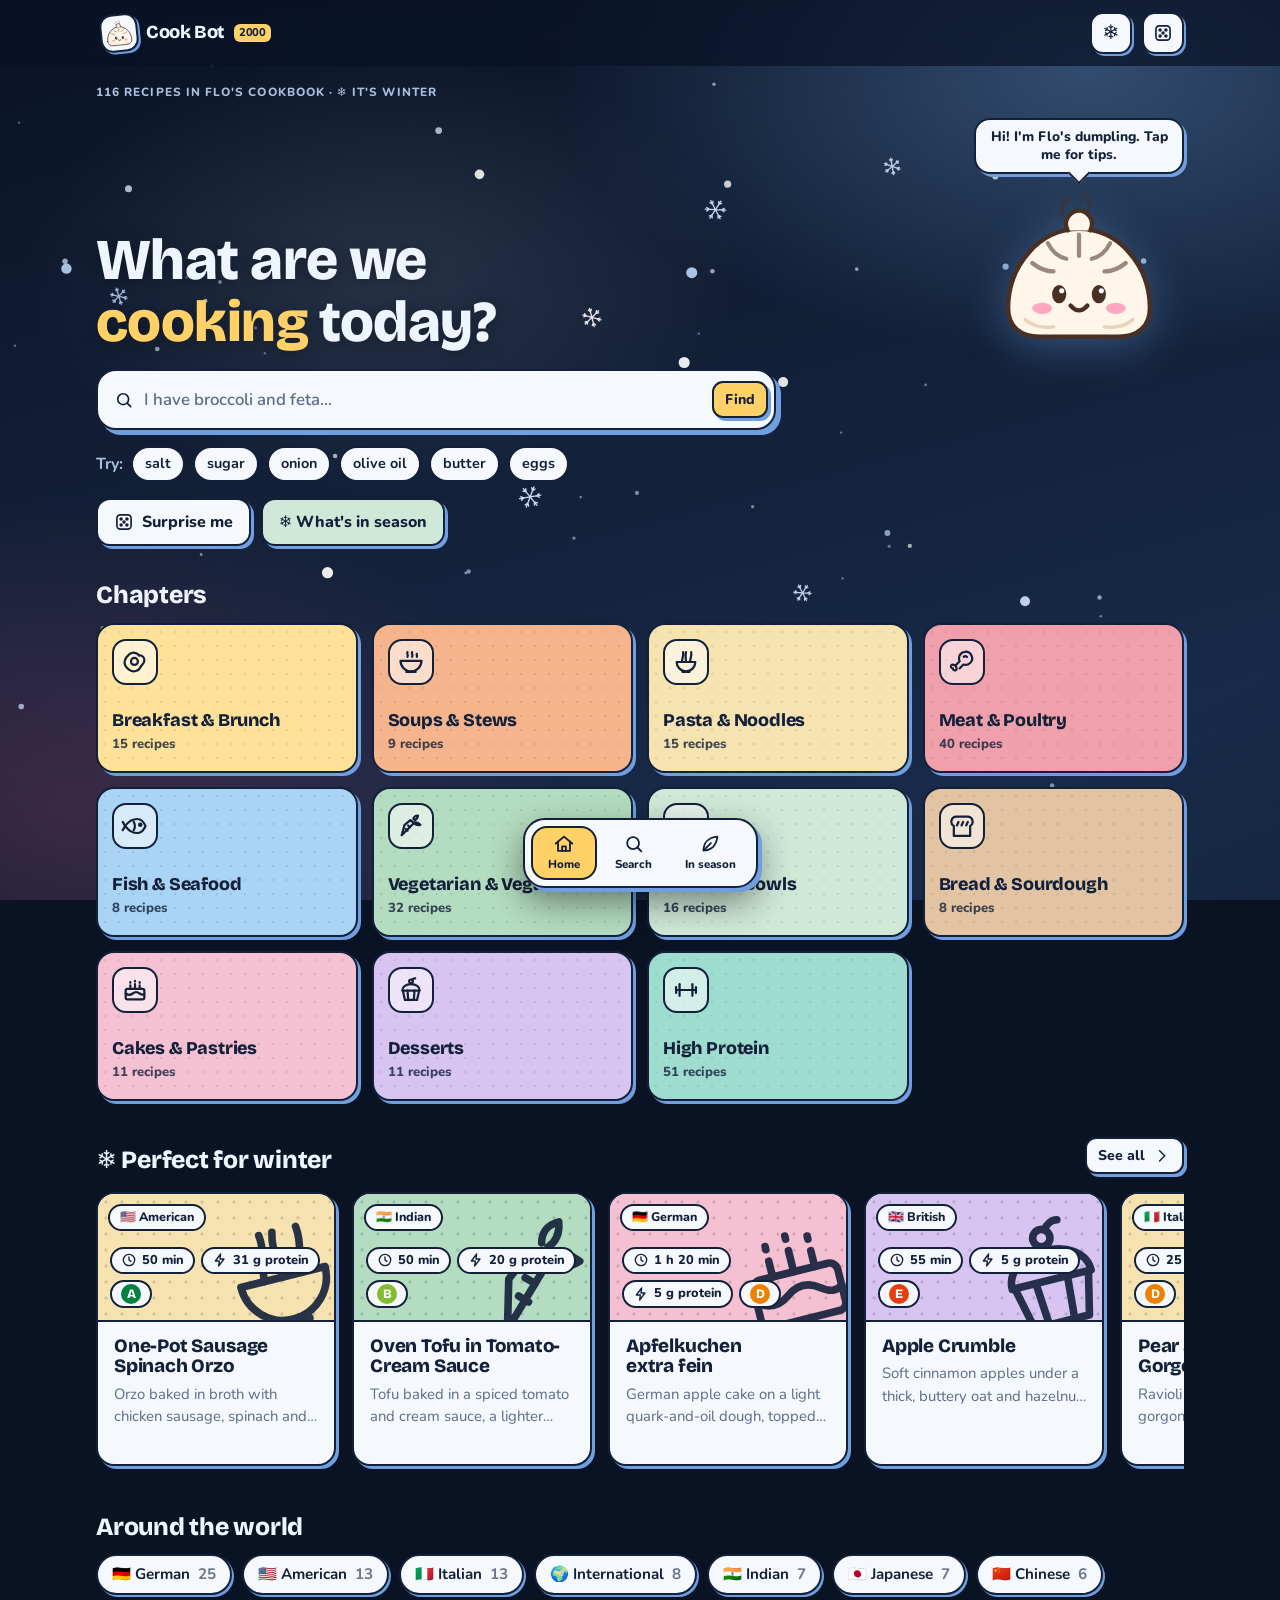
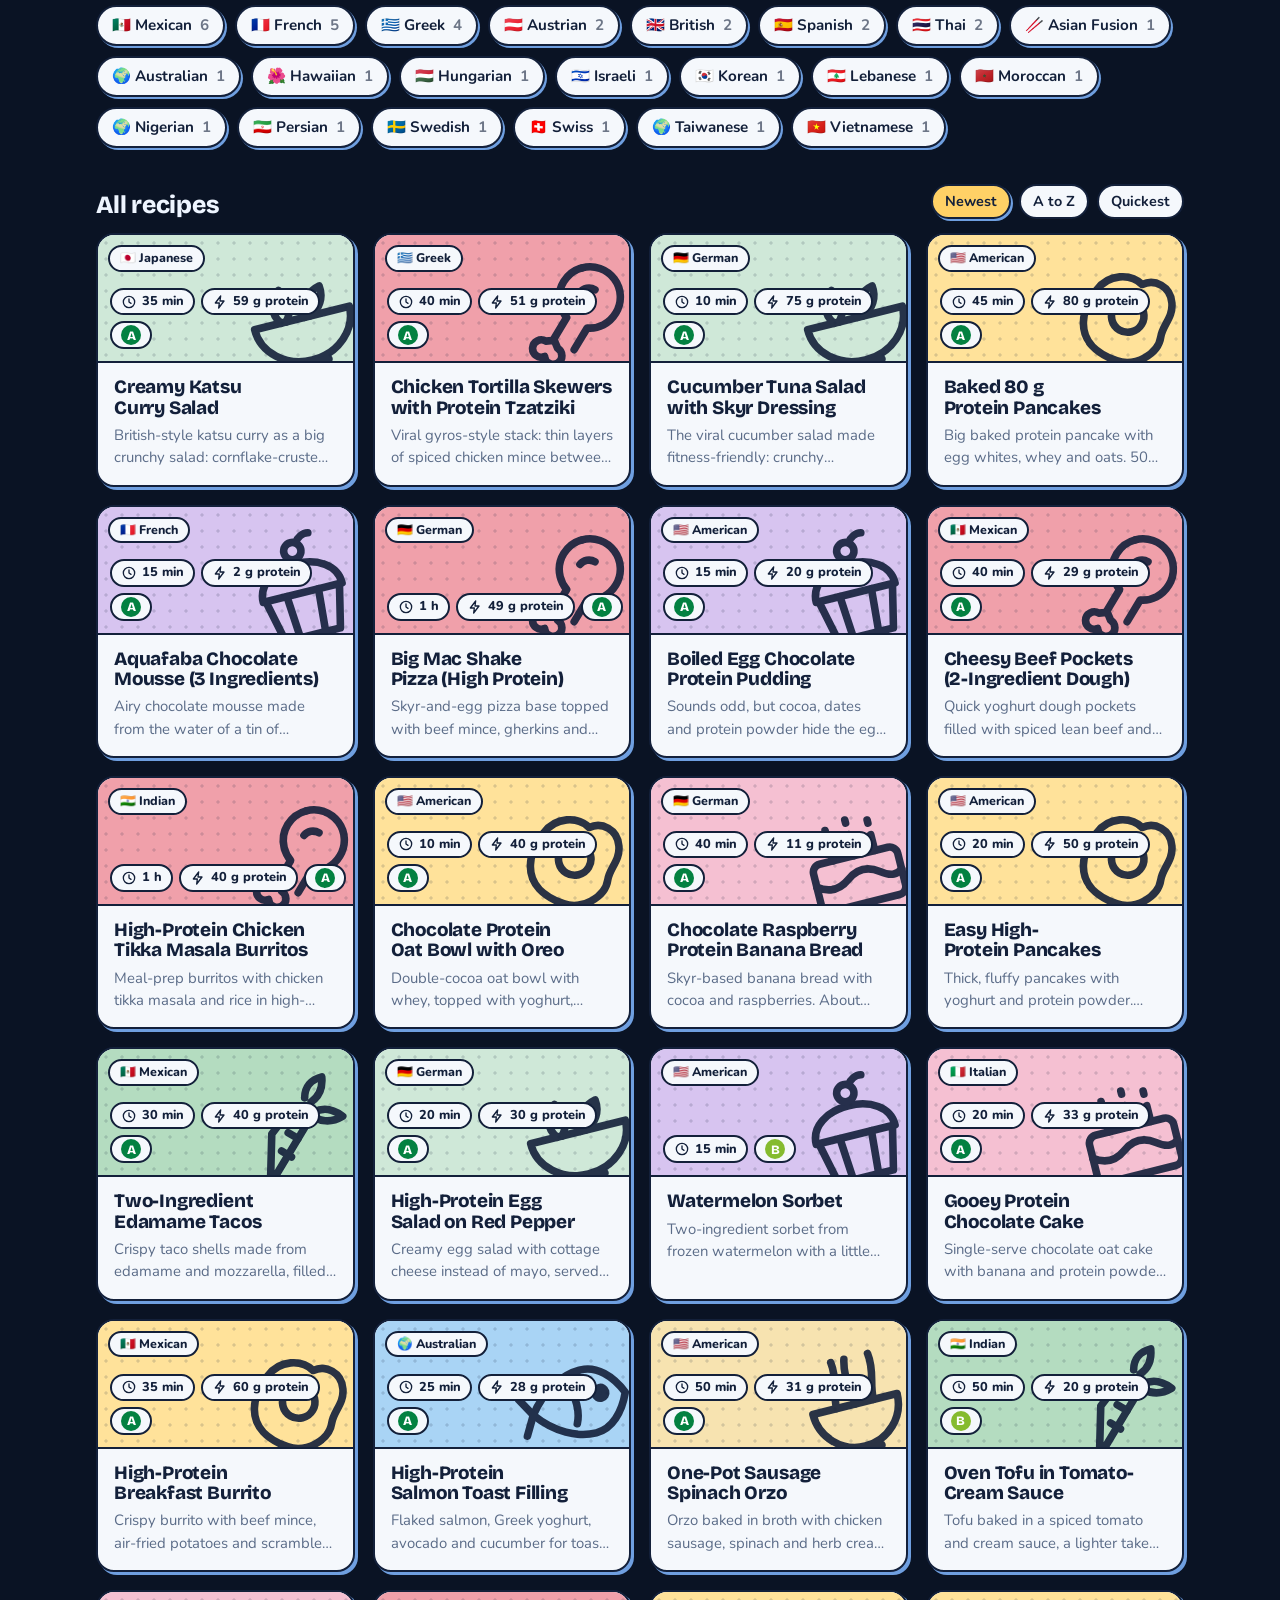
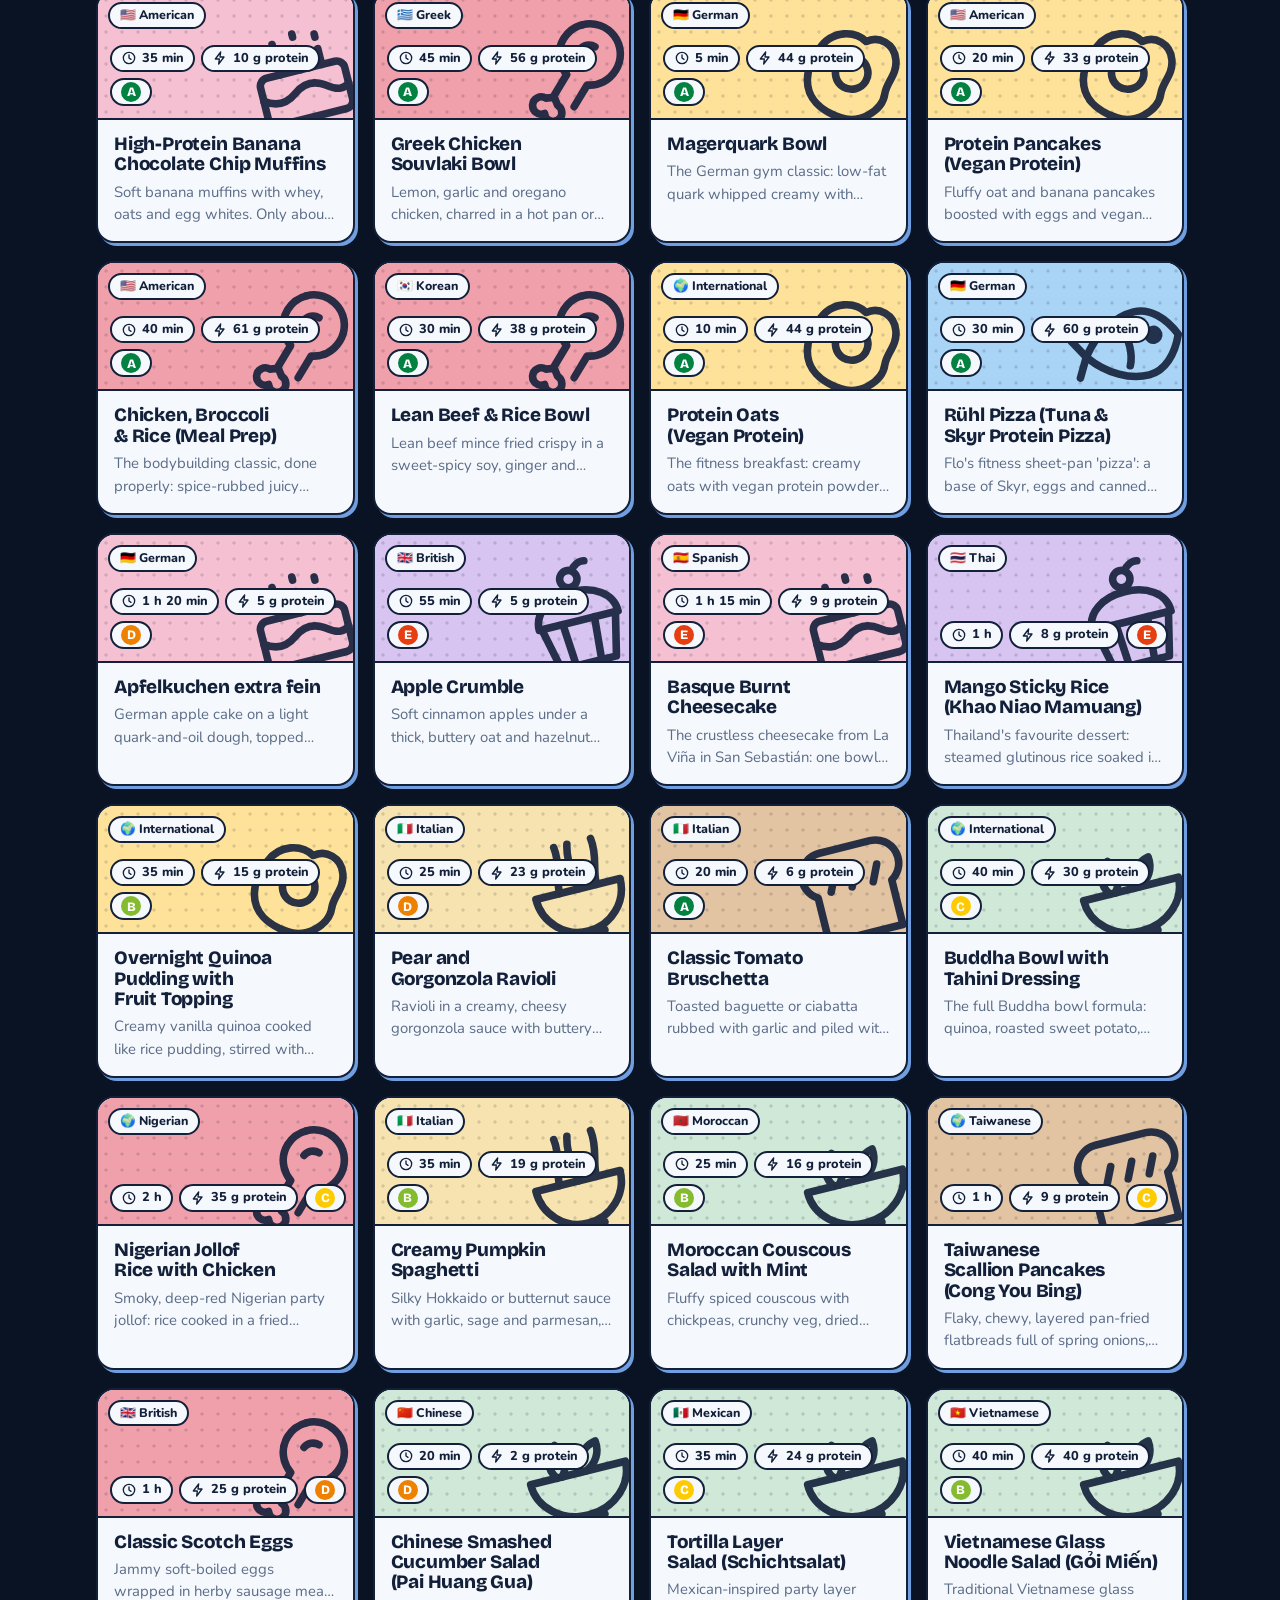
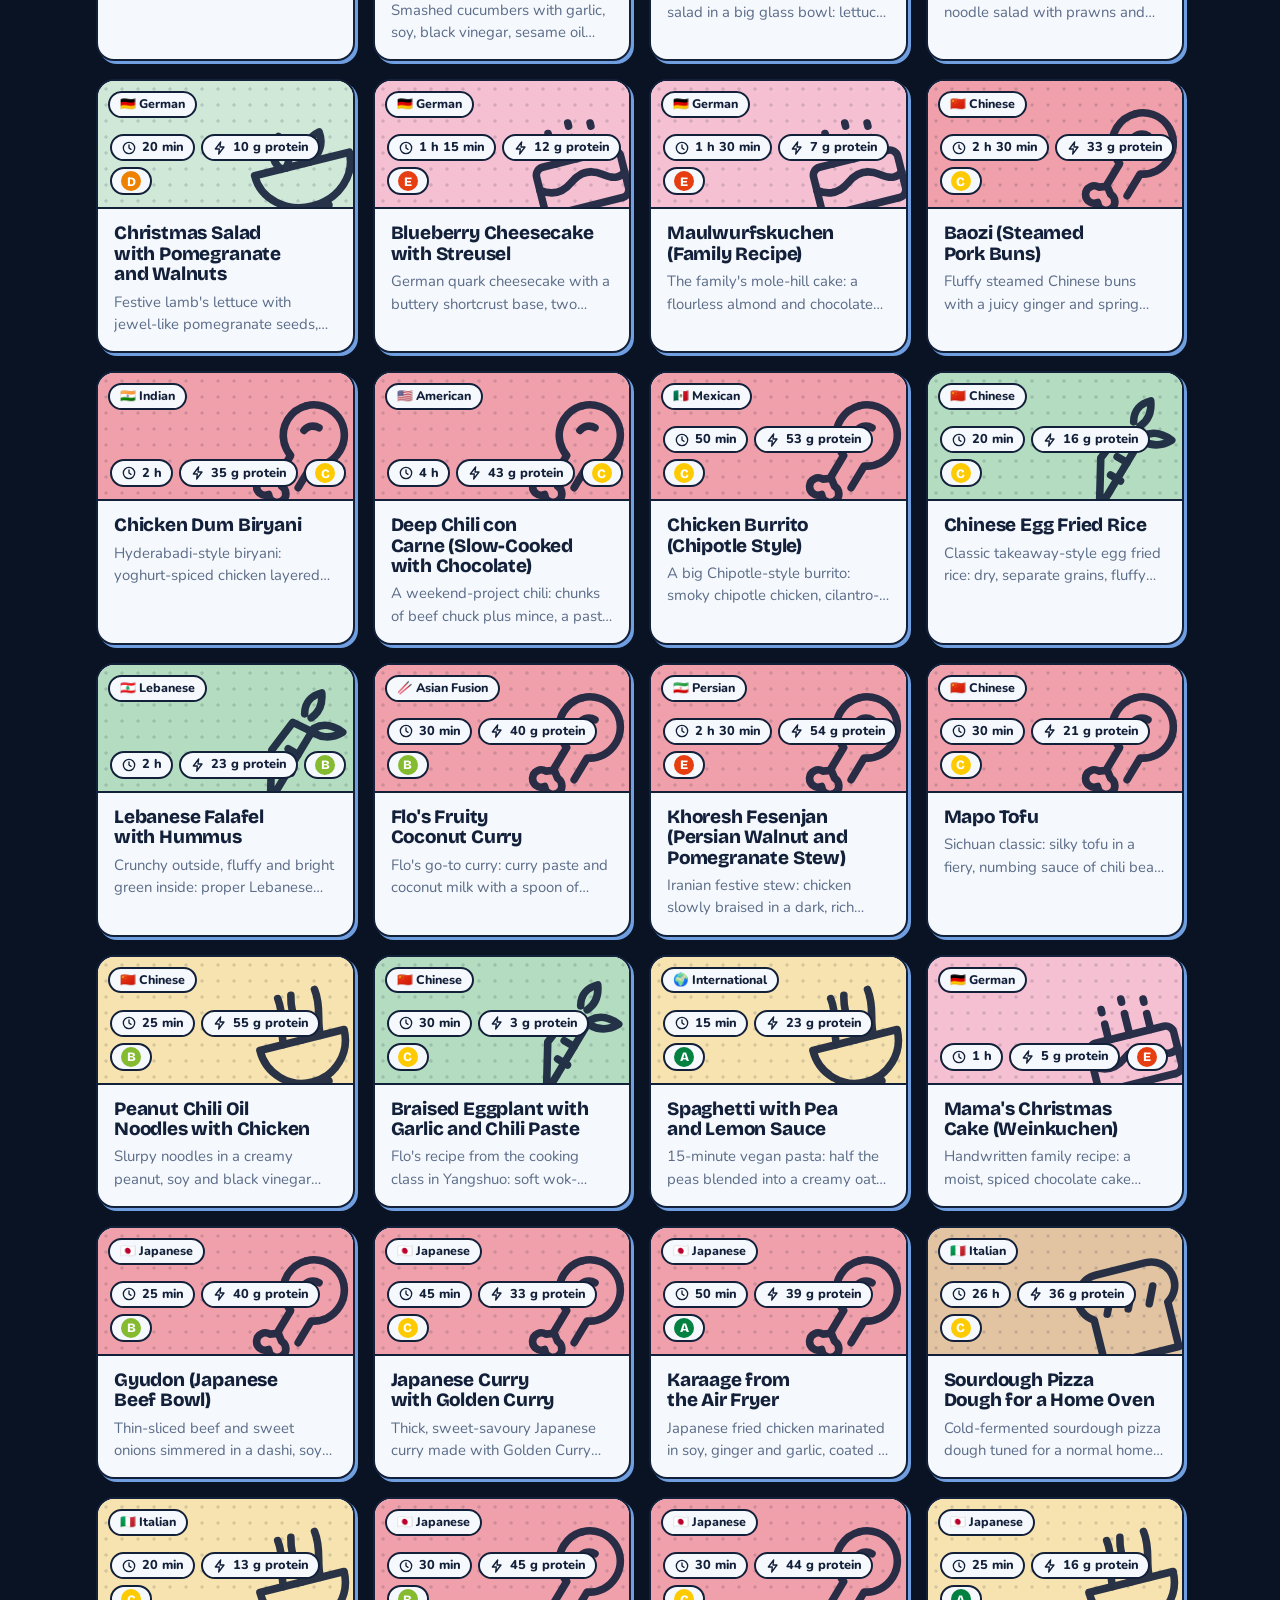
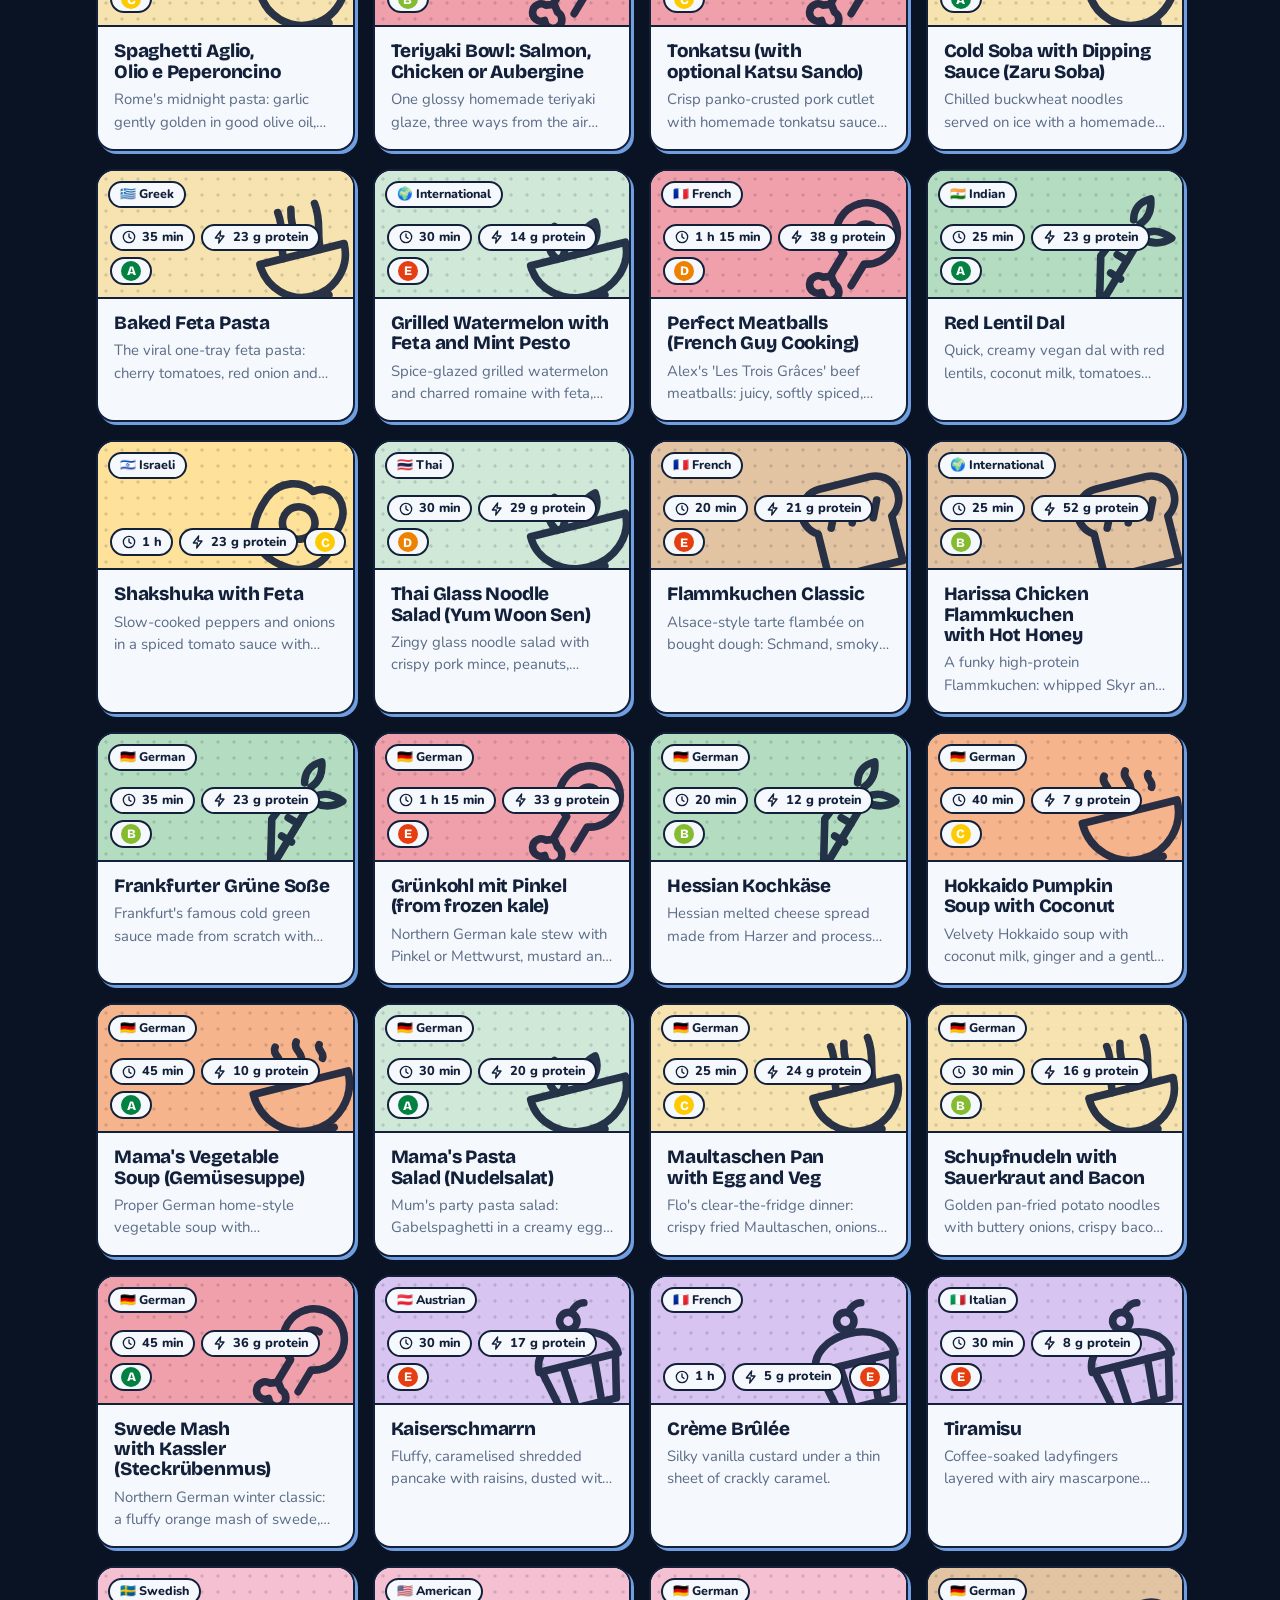
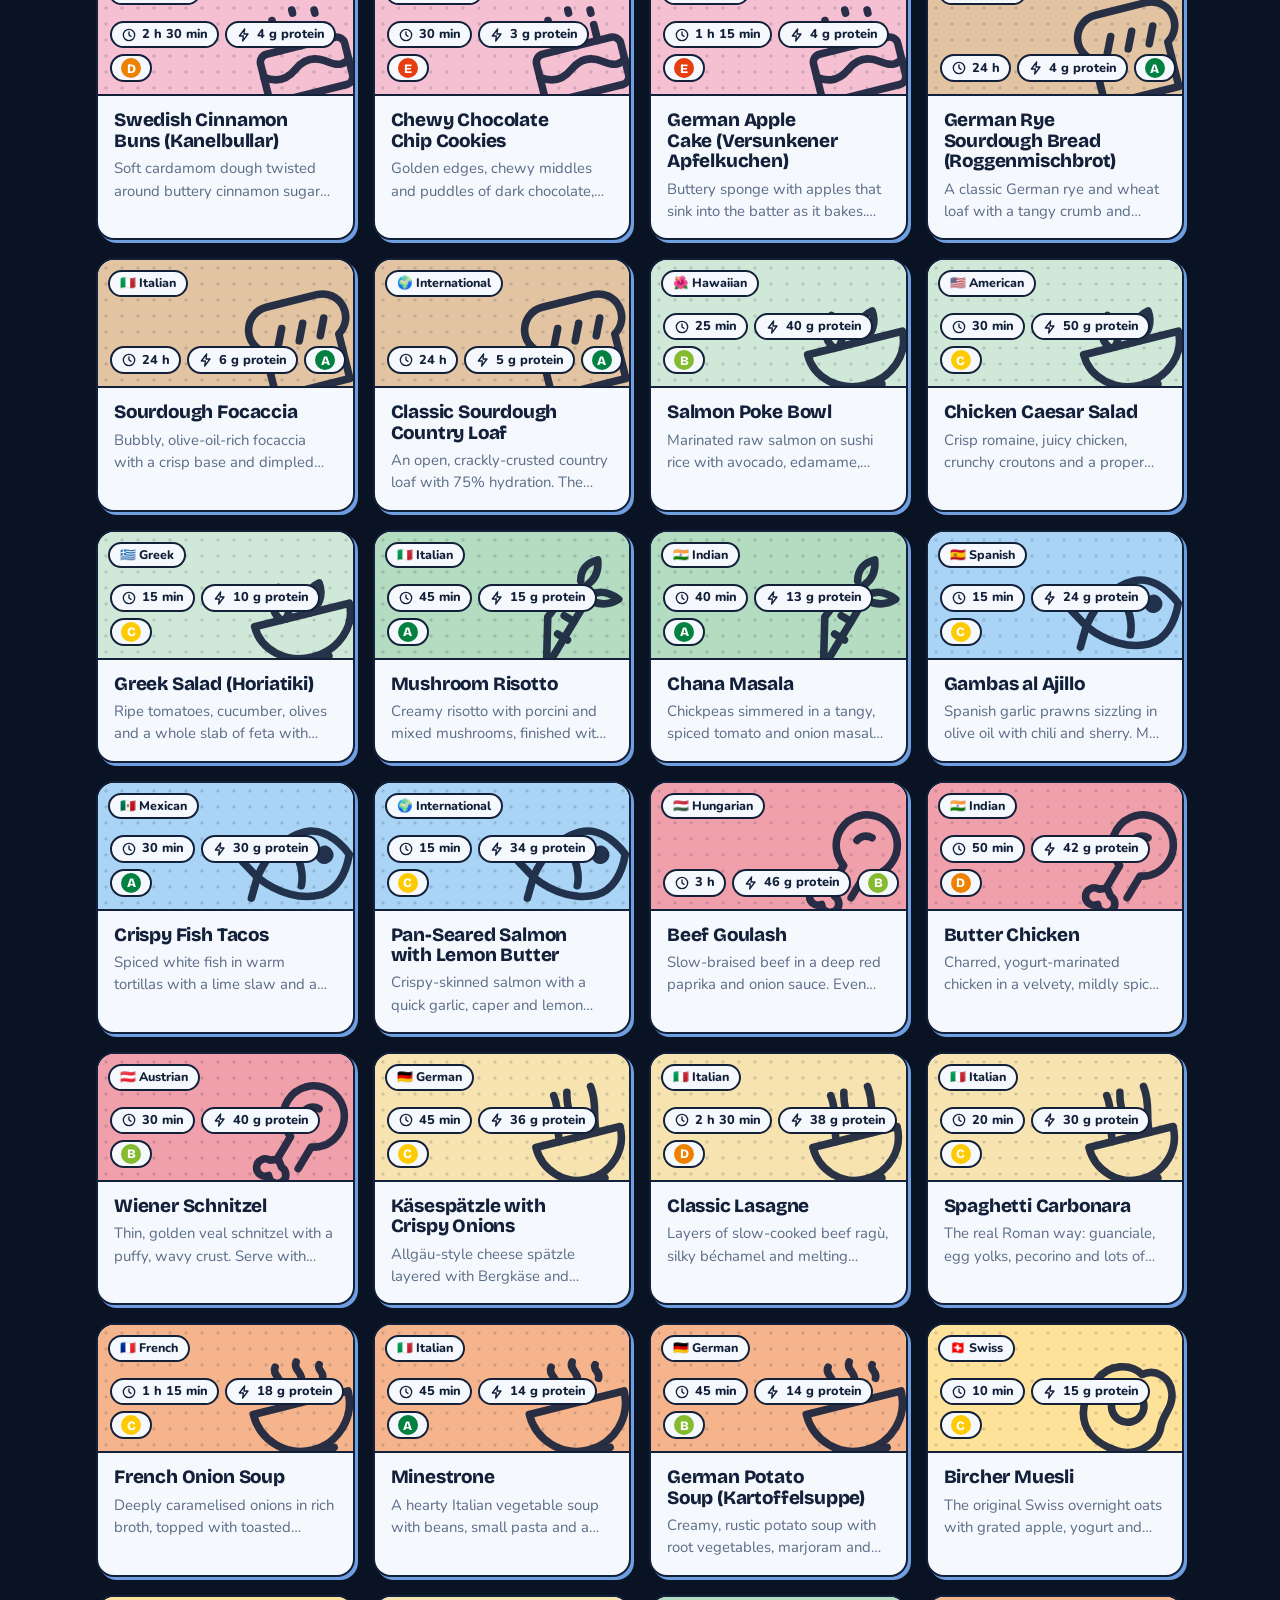
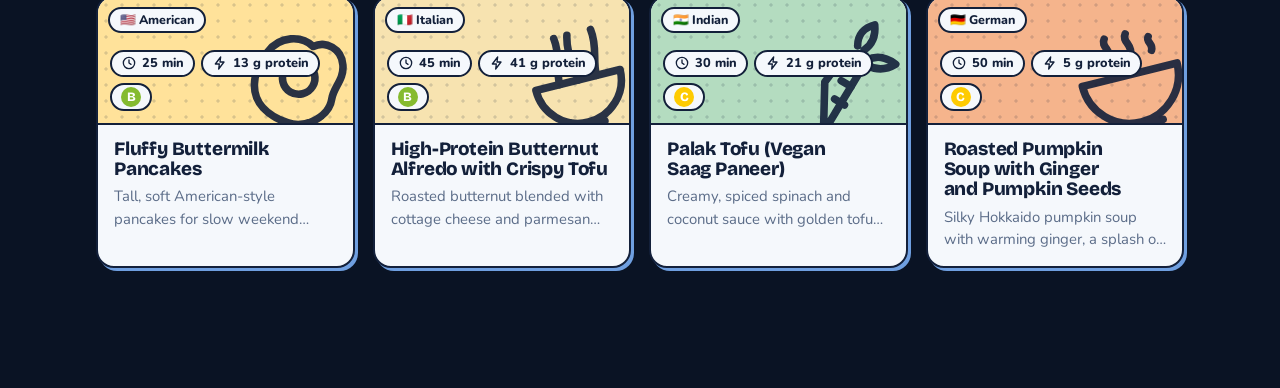
<file: index.html>
<!doctype html><html lang="en"><head><meta charset=utf8><meta name=viewport content="width=device-width,initial-scale=1,viewport-fit=cover"><style>:root{color-scheme:light;box-sizing:border-box;padding-top:env(safe-area-inset-top,0px);padding-bottom:env(safe-area-inset-bottom,0px)}html{scroll-padding-top:env(safe-area-inset-top,0px)}body{margin:0;padding:0;font:14px -apple-system,BlinkMacSystemFont,sans-serif;background:#fff;color:#000}img{max-width:100%}[hidden]:not([hidden=until-found i]){display:none!important}</style></head><body>
<title>Cook Bot 2000</title>
<link rel="stylesheet" href="fonts.css">
<meta name="robots" content="noindex,nofollow">
<meta name="description" content="Flo's cookbook: recipes to browse, scale and cook.">
<link rel="manifest" href="manifest.webmanifest">
<meta name="theme-color" content="#3b1b11">
<link rel="icon" href="icon.svg" type="image/svg+xml">
<link rel="apple-touch-icon" href="icon-180.png">
<meta name="apple-mobile-web-app-capable" content="yes">
<meta name="mobile-web-app-capable" content="yes">
<meta name="apple-mobile-web-app-title" content="Cook Bot">
<style>
/* Layout: a recipe binder. Coloured chapter tabs, sticker-like cards with a hard offset shadow that "press" when tapped, a floating dock for the four main jobs. */
/* Colour: the page ground is a dark, moody scene that follows the season (autumn by default, so the first frame is right).
   Cards stay cream "stickers" on top of it; --ink is text on cards, --on-bg is text straight on the scene. */
:root{
  --bg1:#1d100b; --bg2:#3b1b11; --glow1:rgba(255,138,61,.38); --glow2:rgba(200,66,79,.32); --glow3:rgba(246,183,60,.18);
  --on-bg:#fbe9d7; --on-bg-muted:#dcb79a;
  --card:#fff6ea; --paper:var(--card); --soft:#f7e6d2;
  --ink:#2b1a12; --muted-card:#85624c; --edge:#2b1a12;
  --hard:#e0742f;          /* sticker shadow: a seasonal colour, so it reads on the dark ground */
  --butter:#f6b73c;        /* primary action */
  --tomato:#e05a6b;        /* accent */
  --wild:linear-gradient(125deg,#f6b73c 0%,#f39a5b 48%,#e8838f 100%);
  --ok:#5fb36a; --danger:#e0534a; --on-cat:#2b1a12;
  --c-breakfast:#f6c65b; --c-soups:#f39a5b; --c-pasta:#f2d48a; --c-meat:#e8838f; --c-fish:#9fc3b8;
  --c-veggie:#b7c97a; --c-salads:#d6d98c; --c-bread:#d9a87a; --c-cakes:#f0a7a0; --c-desserts:#e6a0b8; --c-protein:#a8cf9e;
  --m-protein:#5fb36a; --m-carbs:#ffd75e; --m-fat:#ff9f7a;
  --display:"Bricolage Grotesque", "Avenir Next", "Segoe UI", system-ui, sans-serif;
  --body:"Nunito", "Avenir Next", "Segoe UI", system-ui, sans-serif;
  --hand:"Caveat", "Bradley Hand", "Segoe Print", cursive;
  --r:18px; --r-sm:12px;
  --sh:3px 3px 0 var(--hard);
  --sh-lg:5px 5px 0 var(--hard);
  color-scheme:light;
}
:root[data-season="winter"]{
  --bg1:#0a1324; --bg2:#1b2f50; --glow1:rgba(130,190,255,.30); --glow2:rgba(214,72,110,.22); --glow3:rgba(255,255,255,.10);
  --on-bg:#eef5ff; --on-bg-muted:#a9bfdc;
  --card:#f5f8fc; --soft:#e4ecf6; --ink:#13203a; --muted-card:#5b6c88; --edge:#13203a;
  --hard:#6f9fe0; --butter:#ffd166; --tomato:#e0485d;
  --wild:linear-gradient(125deg,#a9d4f5 0%,#d7c4f0 50%,#f5c0d2 100%); --on-cat:#13203a;
  --c-breakfast:#ffe29a; --c-soups:#f5b48c; --c-pasta:#f7e3b0; --c-meat:#f0a0aa; --c-fish:#a9d4f5;
  --c-veggie:#b4dcc0; --c-salads:#cfe8d8; --c-bread:#e2c4a2; --c-cakes:#f5c0d2; --c-desserts:#d7c4f0; --c-protein:#9fdcd0;
}
:root[data-season="spring"]{
  --bg1:#0e2118; --bg2:#21452f; --glow1:rgba(255,140,190,.30); --glow2:rgba(150,230,120,.24); --glow3:rgba(255,227,110,.14);
  --on-bg:#f0fbe9; --on-bg-muted:#b8d6b1;
  --card:#fbfff6; --soft:#eaf6dd; --ink:#17301f; --muted-card:#5a7560; --edge:#17301f;
  --hard:#ef7fae; --butter:#ffe36e; --tomato:#ff6f9f;
  --wild:linear-gradient(125deg,#ffc3dd 0%,#ffe88a 50%,#b8eb9a 100%); --on-cat:#17301f;
  --c-breakfast:#ffe88a; --c-soups:#ffc6a0; --c-pasta:#fff1a8; --c-meat:#ffb2c1; --c-fish:#b7e4f0;
  --c-veggie:#b8eb9a; --c-salads:#d8f5a8; --c-bread:#ecd0a6; --c-cakes:#ffc3dd; --c-desserts:#f4b9e6; --c-protein:#a6e8c8;
}
:root[data-season="summer"]{
  --bg1:#06252b; --bg2:#0e4d55; --glow1:rgba(255,190,80,.30); --glow2:rgba(255,107,122,.26); --glow3:rgba(120,240,220,.14);
  --on-bg:#e9fbfb; --on-bg-muted:#a5d6d4;
  --card:#fffaf0; --soft:#fbefd8; --ink:#12313a; --muted-card:#567077; --edge:#12313a;
  --hard:#ff8a5c; --butter:#ffc94a; --tomato:#ff6b7a;
  --wild:linear-gradient(125deg,#ffd56b 0%,#ffab76 50%,#ff9fd0 100%); --on-cat:#12313a;
  --c-breakfast:#ffd56b; --c-soups:#ffab76; --c-pasta:#ffe58a; --c-meat:#ff9a9a; --c-fish:#7fd6e8;
  --c-veggie:#b5ec7a; --c-salads:#d2f58a; --c-bread:#f0c48e; --c-cakes:#ffb3c8; --c-desserts:#ff9fd0; --c-protein:#8ee6c2;
}

*{box-sizing:border-box}
body{background:var(--bg1);color:var(--on-bg);--muted:var(--on-bg-muted);font-family:var(--body);font-size:16px;line-height:1.5;-webkit-tap-highlight-color:transparent}
button,input,textarea,select{font:inherit;color:inherit}
button{cursor:pointer}
a{color:inherit}
:focus-visible{outline:3px solid var(--tomato);outline-offset:2px}
h1,h2,h3{font-family:var(--display);line-height:1.08;margin:0;text-wrap:balance;letter-spacing:-.01em}
.scene{position:fixed;inset:0;pointer-events:none;z-index:0;background:
  radial-gradient(60% 45% at 85% 8%,var(--glow1),transparent 70%),
  radial-gradient(55% 50% at 5% 90%,var(--glow2),transparent 70%),
  radial-gradient(40% 35% at 30% 30%,var(--glow3),transparent 70%),
  linear-gradient(165deg,var(--bg1) 0%,var(--bg2) 100%);transition:background .6s}
.scene::after{content:"";position:absolute;inset:0;background:radial-gradient(120% 90% at 50% 40%,transparent 55%,rgba(0,0,0,.35) 100%)}
.scene canvas{position:absolute;inset:0;width:100%;height:100%}
/* card surfaces: dark ink text, muted shades meant for cream */
.rcard,.panel,.chip,.btn,.searchbox,.empty,.callout,.idea,.bubble,.pill,.input,.tabs,.drop,.confirm,.toast,.iconbtn,.flagtag,.wild,.chapter,.band,.stepper,.heart,.brand-badge,.dock-in,.prot,.notecard{color:var(--ink);--muted:var(--muted-card)}
.top,.wrap,.dock{position:relative;z-index:1}
.top{position:sticky}.dock{position:fixed}
.wrap{max-width:1120px;margin:0 auto;padding-inline:16px;padding-block:0 120px}
.ic{width:1.25em;height:1.25em;flex:none;fill:none;stroke:currentColor;stroke-width:2;stroke-linecap:round;stroke-linejoin:round}

/* top bar */
.top{position:sticky;top:env(safe-area-inset-top,0px);z-index:20;background:color-mix(in srgb,var(--bg1) 72%,transparent);backdrop-filter:blur(12px) saturate(1.2);-webkit-backdrop-filter:blur(10px)}
.top-in{max-width:1120px;margin:0 auto;padding:10px 16px;display:flex;align-items:center;gap:10px}
.brand{color:var(--on-bg);display:flex;align-items:center;gap:8px;font-family:var(--display);font-weight:800;font-size:1.15rem;background:none;border:0;padding:4px;letter-spacing:-.02em}
.brand-badge{width:38px;height:38px;border-radius:12px;background:var(--card);border:2px solid var(--edge);box-shadow:2px 2px 0 var(--hard);display:grid;place-items:center;color:var(--on-cat);transform:rotate(-6deg);transition:transform .25s}
.brand:hover .brand-badge{transform:rotate(8deg) scale(1.06)}
.brand small{font-family:var(--body);font-weight:800;font-size:.7rem;background:var(--butter);color:var(--ink);border-radius:6px;padding:1px 5px;margin-left:2px}
.spacer{flex:1}
.iconbtn{width:42px;height:42px;border-radius:13px;border:2px solid var(--edge);background:var(--card);display:grid;place-items:center;box-shadow:2px 2px 0 var(--hard);transition:transform .12s,box-shadow .12s}
.iconbtn:active{transform:translate(2px,2px);box-shadow:0 0 0 var(--hard)}
.iconbtn[hidden]{display:none}

/* buttons */
.btn{display:inline-flex;align-items:center;justify-content:center;gap:8px;border:2px solid var(--edge);border-radius:14px;padding:10px 16px;font-weight:800;background:var(--card);box-shadow:var(--sh);transition:transform .12s,box-shadow .12s,background .2s;text-decoration:none;white-space:nowrap}
.btn:hover{transform:translate(-1px,-1px);box-shadow:4px 4px 0 var(--hard)}
.btn:active{transform:translate(3px,3px);box-shadow:0 0 0 var(--hard)}
.btn.primary{background:var(--butter);color:var(--on-cat)}
.btn.dark{background:var(--tomato);color:#fff}
.btn.danger{background:var(--danger);color:#fff}
.btn.ghost{box-shadow:none;background:transparent;color:inherit;border-color:color-mix(in srgb,currentColor 45%,transparent)}
.btn.ghost:hover{background:color-mix(in srgb,currentColor 12%,transparent);transform:none}
.btn.sm{padding:6px 11px;font-size:.88rem;border-radius:11px}
.btn[disabled]{opacity:.55;pointer-events:none}

.chip{display:inline-flex;align-items:center;gap:6px;border:2px solid var(--edge);border-radius:999px;padding:5px 12px;background:var(--card);font-weight:700;font-size:.9rem;transition:transform .12s,background .15s}
.chip:hover{transform:translateY(-2px)}
.chip.on{background:var(--butter);color:var(--ink);border-color:var(--edge);box-shadow:2px 2px 0 var(--hard)}
.chip.cat{color:var(--on-cat);border-color:var(--edge)}
.chips{display:flex;flex-wrap:wrap;gap:8px}

.eyebrow{font-weight:800;text-transform:uppercase;letter-spacing:.09em;font-size:.74rem;color:var(--muted)}
.sec{margin-top:36px}
.sec-head{display:flex;align-items:end;justify-content:space-between;gap:12px;margin-bottom:14px;flex-wrap:wrap}
.sec-head h2{font-size:1.55rem}
.muted{color:var(--muted)}

/* hero */
.hero{padding-top:18px;display:grid;gap:16px}
.hero h1{text-shadow:0 2px 18px rgba(0,0,0,.35);font-size:clamp(2rem,6.5vw,3.6rem);font-weight:800;max-width:15ch}
.hero .hero-top h1{max-width:14ch}
.hero h1 em{font-style:normal;color:var(--butter)}
.searchbox{display:flex;align-items:center;gap:10px;background:var(--card);border:2px solid var(--edge);border-radius:20px;padding:6px 6px 6px 16px;box-shadow:var(--sh-lg);max-width:680px}
.searchbox input{flex:1;min-width:0;border:0;background:transparent;font-size:1.05rem;font-weight:600;padding:10px 0;outline:none}
.searchbox input::placeholder{color:var(--muted);font-weight:600}
.hero-actions{display:flex;gap:10px;flex-wrap:wrap}
.hero-top{display:flex;align-items:flex-end;justify-content:space-between;gap:12px}
.hero-top h1{flex:1;min-width:0}
.buddy{position:relative;flex:none;display:grid;justify-items:center;gap:4px;border:0;background:none;padding:0;cursor:pointer}
.buddy .mascot{width:clamp(96px,22vw,170px);height:auto;filter:drop-shadow(0 8px 22px var(--glow1))}
.bubble{position:relative;background:var(--card);border:2px solid var(--edge);border-radius:16px;padding:8px 12px;font-weight:800;font-size:.86rem;max-width:210px;box-shadow:var(--sh);text-align:center;line-height:1.3}
.bubble::after{content:"";position:absolute;left:50%;bottom:-9px;width:14px;height:14px;background:var(--card);border-right:2px solid var(--edge);border-bottom:2px solid var(--edge);transform:translateX(-50%) rotate(45deg)}
@media (max-width:560px){.hero-top{flex-direction:column-reverse;align-items:flex-start}.buddy{flex-direction:row;display:flex;align-items:center;gap:10px}.buddy .mascot{width:84px}.bubble::after{left:-9px;top:50%;bottom:auto;transform:translateY(-50%) rotate(135deg)}.bubble{order:2;text-align:left}}
.mascot .m-bob{animation:bob 2.6s ease-in-out infinite;transform-origin:50% 100%;transform-box:fill-box}
.mascot .m-eyes{animation:blink 4.2s infinite;transform-origin:50% 50%;transform-box:fill-box}
.mascot.busy .m-bob{animation:bob .6s ease-in-out infinite}
.mascot.jump .m-bob{animation:jump .7s cubic-bezier(.3,1.6,.5,1)}
@keyframes bob{0%,100%{transform:translateY(0) rotate(0)}50%{transform:translateY(-5px) rotate(-3deg)}}
@keyframes blink{0%,92%,100%{transform:scaleY(1)}95%{transform:scaleY(.1)}}
@keyframes jump{0%{transform:translateY(0) scale(1,1)}25%{transform:translateY(4px) scale(1.1,.88)}55%{transform:translateY(-22px) rotate(10deg) scale(.95,1.06)}100%{transform:translateY(0)}}
.brand-badge .mascot{width:30px;height:30px}
.flagtag{position:absolute;left:10px;top:10px;z-index:1;display:inline-flex;gap:5px;align-items:center;background:var(--card);color:var(--ink);border:2px solid var(--edge);border-radius:999px;padding:2px 10px;font-weight:800;font-size:.78rem}
.world{display:flex;flex-wrap:wrap;gap:10px}
.world .chip{font-size:.95rem;padding:7px 14px;box-shadow:2px 2px 0 var(--hard)}
.world .chip b{font-variant-numeric:tabular-nums;opacity:.6;margin-left:2px}
.band.world-band{background:linear-gradient(120deg,var(--c-fish),var(--c-salads))}
.band .bigflag{position:absolute;right:14px;top:6px;font-size:96px;line-height:1;transform:rotate(10deg);opacity:.9}
@media (max-width:560px){.band .bigflag{font-size:64px;opacity:.45;top:auto;bottom:8px}}
.season-band.autumn{background:linear-gradient(120deg,#f6b73c,#f39a5b 55%,#e8838f)}
.season-band.winter{background:linear-gradient(120deg,#a9d4f5,#eef5ff 60%,#d7c4f0)}
.season-band.spring{background:linear-gradient(120deg,#b8eb9a,#ffe88a 55%,#ffc3dd)}
.season-band.summer{background:linear-gradient(120deg,#ffd56b,#ffab76 55%,#ff9fd0)}
/* nutrition */
.nutri{margin-top:20px}
.nutri-grid{display:grid;gap:18px}
@media (min-width:760px){.nutri-grid{grid-template-columns:minmax(0,4fr) minmax(0,8fr)}}
.prot{border:2px solid var(--edge);border-radius:16px;background:var(--c-protein);color:var(--on-cat);padding:16px;display:grid;align-content:start;gap:2px;box-shadow:var(--sh)}
.prot .big{font-family:var(--display);font-weight:800;font-size:3.2rem;line-height:1;font-variant-numeric:tabular-nums}
.prot .big small{font-size:1.3rem}
.prot .lbl{font-weight:800}
.prot .sub{font-weight:700;opacity:.75;font-size:.88rem}
.macros{display:grid;gap:12px;min-width:0}
.split{display:flex;height:22px;border:2px solid var(--edge);border-radius:999px;overflow:hidden;background:var(--soft)}
.split span{height:100%}
.split span+span{border-left:2px solid var(--edge)}
.legend{display:flex;flex-wrap:wrap;gap:6px 16px;font-weight:700;font-size:.88rem}
.legend i{display:inline-block;width:12px;height:12px;border-radius:4px;border:2px solid var(--edge);margin-right:6px;vertical-align:-1px}
.mrows{display:grid;grid-template-columns:repeat(auto-fit,minmax(110px,1fr));gap:10px}
.nsbox{margin-top:18px;padding-top:16px;border-top:2px dashed color-mix(in srgb,var(--edge) 25%,transparent);display:grid;gap:12px;align-items:center}
@media (min-width:640px){.nsbox{grid-template-columns:auto 1fr;gap:20px}}
.ns{display:flex;align-items:center;margin-top:6px;background:#fff;border:2px solid var(--edge);border-radius:14px;padding:4px;width:max-content;box-shadow:var(--sh)}
.ns span{width:34px;height:38px;display:grid;place-items:center;font-family:var(--display);font-weight:800;color:#fff;opacity:.38;font-size:1.05rem}
.ns span:first-child{border-radius:9px 0 0 9px}.ns span:last-child{border-radius:0 9px 9px 0}
.ns span.on{opacity:1;width:48px;height:52px;margin:-8px 2px;border-radius:12px;border:2px solid var(--edge);font-size:1.6rem;box-shadow:2px 2px 0 var(--edge)}
.nswhy{font-size:.93rem;font-weight:600}
.nspill{padding:2px 4px}
.nspill i{font-style:normal;color:#fff;font-family:var(--display);border-radius:999px;width:20px;height:20px;display:grid;place-items:center;font-size:.8rem}
.mrow{background:var(--soft);border-radius:14px;padding:10px 12px}
.mrow .v{font-family:var(--display);font-weight:800;font-size:1.4rem;font-variant-numeric:tabular-nums}
.mrow .k{font-weight:700;font-size:.85rem;color:var(--muted)}
.wild{position:relative;border:2px solid var(--edge);border-radius:24px;padding:18px;background:var(--wild);box-shadow:var(--sh-lg)}
.wild .sec-head{margin-bottom:12px}
.wild .sec-head h2{display:flex;align-items:center;gap:8px}
.wild .note{font-size:.85rem;font-weight:700;color:var(--ink);opacity:.7}
.wild .grid{grid-template-columns:repeat(auto-fill,minmax(230px,1fr))}
.wild .why{font-size:1.2rem}
.trend{display:inline-flex;align-items:center;gap:5px;font-weight:800;font-size:.75rem;text-transform:uppercase;letter-spacing:.06em;background:var(--ink);color:var(--card);border-radius:999px;padding:2px 9px;width:max-content}
.confetti{position:fixed;width:10px;height:14px;border-radius:3px;pointer-events:none;z-index:60;border:1.5px solid var(--hard)}

/* chapters */
.chapters{display:grid;grid-template-columns:repeat(2,minmax(0,1fr));gap:14px}
.chapter.auto{background-image:repeating-linear-gradient(135deg,transparent 0 10px,rgba(255,255,255,.35) 10px 20px)}
@media (min-width:640px){.chapters{grid-template-columns:repeat(3,minmax(0,1fr))}}
@media (min-width:860px){.chapters{grid-template-columns:repeat(4,minmax(0,1fr))}}
.chapter{position:relative;text-align:left;border:2px solid var(--edge);border-radius:var(--r);padding:14px 14px 16px;min-height:150px;color:var(--on-cat);box-shadow:var(--sh);display:flex;flex-direction:column;justify-content:space-between;overflow:hidden;transition:transform .18s cubic-bezier(.3,1.6,.6,1),box-shadow .12s}
.chapter::before{content:"";position:absolute;inset:0;background-image:radial-gradient(color-mix(in srgb,var(--on-cat) 14%,transparent) 1.4px,transparent 1.6px);background-size:14px 14px;opacity:.7}
.chapter>*{position:relative}
.chapter:hover{transform:translateY(-4px) rotate(-1.2deg)}
.chapter:nth-child(even):hover{transform:translateY(-4px) rotate(1.2deg)}
.chapter:active{transform:translate(3px,3px);box-shadow:0 0 0 var(--hard)}
.chapter .ch-ic{width:46px;height:46px;border-radius:14px;background:color-mix(in srgb,#fff 55%,transparent);border:2px solid var(--on-cat);display:grid;place-items:center}
.chapter .ch-ic .ic{width:28px;height:28px;stroke-width:1.9}
.chapter h3{font-size:1.12rem;font-weight:800;margin-top:14px}
.chapter .count{font-weight:800;font-size:.82rem;opacity:.8}

/* recipe cards */
.grid{display:grid;grid-template-columns:repeat(auto-fill,minmax(250px,1fr));gap:18px}
.rcard{position:relative;display:flex;flex-direction:column;text-align:left;background:var(--card);border:2px solid var(--edge);border-radius:var(--r);overflow:hidden;box-shadow:var(--sh);transition:transform .18s cubic-bezier(.3,1.6,.6,1),box-shadow .12s;padding:0;cursor:pointer}
.rcard:hover{transform:translateY(-4px);box-shadow:var(--sh-lg)}
.rcard:active{transform:translate(3px,3px);box-shadow:0 0 0 var(--hard)}
.cover{position:relative;height:128px;border-bottom:2px solid var(--edge);color:var(--on-cat);overflow:hidden}
.cover::before{content:"";position:absolute;inset:0;background-image:radial-gradient(color-mix(in srgb,var(--on-cat) 16%,transparent) 1.5px,transparent 1.7px);background-size:16px 16px}
.cover .big{position:absolute;right:-14px;bottom:-22px;width:130px;height:130px;stroke-width:1.4;transform:rotate(-14deg);opacity:.9;transition:transform .4s cubic-bezier(.3,1.6,.6,1)}
.rcard:hover .cover .big{transform:rotate(4deg) scale(1.06)}
.cover .badge{position:absolute;left:12px;bottom:12px;display:flex;gap:6px;flex-wrap:wrap}
.pill{display:inline-flex;align-items:center;gap:5px;background:var(--card);color:var(--ink);border:2px solid var(--edge);border-radius:999px;padding:2px 9px;font-weight:800;font-size:.8rem;font-variant-numeric:tabular-nums}
.rbody{padding:14px 16px 16px;display:grid;gap:6px}
.rbody h3{font-size:1.18rem;font-weight:800}
.rbody p{margin:0;color:var(--muted);font-size:.93rem;display:-webkit-box;-webkit-line-clamp:2;-webkit-box-orient:vertical;overflow:hidden}
.heart{position:absolute;top:10px;right:10px;z-index:2;width:38px;height:38px;border-radius:50%;border:2px solid var(--edge);background:var(--card);display:grid;place-items:center;transition:transform .2s cubic-bezier(.3,1.8,.6,1)}
.heart:hover{transform:scale(1.12)}
.heart.on{background:var(--tomato);color:#fff}
.heart.on .ic{fill:currentColor}
.heart.pop{animation:pop .45s cubic-bezier(.3,1.8,.6,1)}
@keyframes pop{0%{transform:scale(.6)}60%{transform:scale(1.3)}100%{transform:scale(1)}}
.match{display:flex;gap:6px;flex-wrap:wrap;margin-top:4px}
.match span{font-size:.78rem;font-weight:800;background:color-mix(in srgb,var(--ok) 18%,transparent);color:var(--ink);border-radius:999px;padding:1px 8px}

.scroller{display:grid;grid-auto-flow:column;grid-auto-columns:minmax(240px,280px);gap:16px;overflow-x:auto;padding:4px 6px 12px 2px;scroll-snap-type:x mandatory}
.scroller>*{scroll-snap-align:start}

/* chapter header */
.band{position:relative;border:2px solid var(--edge);border-radius:24px;padding:22px 20px;color:var(--on-cat);box-shadow:var(--sh-lg);overflow:hidden;margin-top:12px}
.band::before{content:"";position:absolute;inset:0;background-image:radial-gradient(color-mix(in srgb,var(--on-cat) 14%,transparent) 1.5px,transparent 1.7px);background-size:16px 16px}
.band>*{position:relative}
.band .big{position:absolute;right:-10px;top:-16px;width:170px;height:170px;stroke-width:1.3;transform:rotate(12deg);opacity:.85}
.band h1{font-size:clamp(2rem,6vw,3rem);font-weight:800;max-width:14ch}
.band p{margin:6px 0 0;font-weight:700;max-width:46ch;opacity:.85}
.band .chips{margin-top:14px}
.band .chip{background:color-mix(in srgb,#fff 70%,transparent);color:var(--on-cat);border-color:var(--on-cat)}
.band .chip.on{background:var(--on-cat);color:#fff}

/* recipe page */
.rhead{margin-top:12px}
.rhead .band{padding:22px 20px 24px}
.rhead h1{max-width:20ch}
.rhead .band .big{opacity:.28;width:190px;height:190px}
.meta{display:flex;flex-wrap:wrap;gap:8px;margin-top:14px}
.meta .pill{background:color-mix(in srgb,#fff 80%,transparent);color:var(--on-cat);border-color:var(--on-cat)}
.ractions{display:flex;gap:8px;flex-wrap:wrap;margin-top:16px;align-items:center}
.rlayout{display:grid;gap:20px;margin-top:22px}
@media (min-width:880px){.rlayout{grid-template-columns:minmax(0,5fr) minmax(0,7fr);align-items:start}.stick{position:sticky;top:calc(env(safe-area-inset-top,0px) + 76px)}}
.panel{background:var(--card);border:2px solid var(--edge);border-radius:var(--r);box-shadow:var(--sh);padding:18px;min-width:0}
.panel h2{font-size:1.35rem;margin-bottom:12px}
.scaler{display:grid;gap:10px;background:var(--soft);border-radius:14px;padding:12px;margin-bottom:14px}
.scaler-row{display:flex;align-items:center;gap:10px}
.scaler-row .lbl{font-weight:800;flex:1}
.stepper{display:flex;align-items:center;border:2px solid var(--edge);border-radius:14px;background:var(--card);overflow:hidden}
.stepper button{width:44px;height:44px;border:0;background:transparent;display:grid;place-items:center}
.stepper button:active{background:var(--butter);color:var(--on-cat)}
.stepper output{min-width:46px;text-align:center;font-family:var(--display);font-weight:800;font-size:1.45rem;font-variant-numeric:tabular-nums}
.bump{animation:bump .35s cubic-bezier(.3,1.8,.6,1)}
@keyframes bump{0%{transform:scale(.7)}100%{transform:scale(1)}}
.scaled-note{font-size:.85rem;font-weight:700;color:var(--muted)}
.ings{list-style:none;margin:0;padding:0;display:grid;gap:2px}
.ings li.head{font-family:var(--display);font-weight:800;margin-top:12px;padding:0 4px;font-size:1rem}
.ing{display:flex;gap:12px;align-items:baseline;width:100%;text-align:left;border:0;background:transparent;padding:8px 6px;border-radius:10px;transition:background .15s}
.ing:hover{background:var(--soft)}
.ing .box{width:20px;height:20px;border:2px solid var(--edge);border-radius:7px;flex:none;align-self:center;display:grid;place-items:center;transition:background .15s}
.ing .q{font-weight:800;min-width:72px;font-variant-numeric:tabular-nums;white-space:nowrap}
.ing .n{flex:1;min-width:0}
.ing .note{color:var(--muted);font-size:.9em}
.ing.done .box{background:var(--ok);border-color:var(--ok);color:#fff}
.ing.done .q,.ing.done .n{text-decoration:line-through;opacity:.5}
.ing.flash .q{animation:flash .5s}
@keyframes flash{0%{color:var(--tomato)}100%{color:inherit}}
.steps{list-style:none;margin:0;padding:0;display:grid;gap:10px}
.step{display:flex;gap:14px;text-align:left;width:100%;border:2px solid transparent;background:var(--soft);border-radius:14px;padding:14px;transition:background .2s,border-color .2s,transform .15s}
.step:hover{transform:translateX(3px)}
.step .num{width:34px;height:34px;flex:none;border-radius:11px;border:2px solid var(--edge);background:var(--card);display:grid;place-items:center;font-family:var(--display);font-weight:800}
.step .txt{flex:1;min-width:0}
.step.current{border-color:var(--edge);background:var(--card);box-shadow:var(--sh)}
.step.current .num{background:var(--butter);color:var(--on-cat)}
.step.done{opacity:.5}
.step.done .num{background:var(--ok);color:#fff;border-color:var(--ok)}
.notecard{margin-top:20px;background:var(--butter);color:var(--on-cat);border:2px solid var(--edge);border-radius:6px;padding:16px 18px;box-shadow:var(--sh);transform:rotate(-.8deg);background-image:repeating-linear-gradient(transparent 0 30px,color-mix(in srgb,var(--on-cat) 14%,transparent) 30px 31px)}
.notecard .eyebrow{color:var(--on-cat);opacity:.7}
.notecard p{font-family:var(--hand);font-size:1.45rem;line-height:31px;margin:4px 0 0;white-space:pre-wrap}
.toggle{display:inline-flex;align-items:center;gap:10px;font-weight:700;border:0;background:transparent;padding:4px}
.toggle .sw{width:42px;height:26px;border-radius:99px;border:2px solid var(--edge);background:var(--soft);position:relative;transition:background .2s}
.toggle .sw::after{content:"";position:absolute;top:2px;left:2px;width:18px;height:18px;border-radius:50%;background:var(--ink);transition:transform .2s cubic-bezier(.3,1.6,.6,1)}
.toggle.on .sw{background:var(--ok)}
.toggle.on .sw::after{transform:translateX(16px);background:#fff}
.confirm{display:flex;flex-wrap:wrap;gap:10px;align-items:center;background:color-mix(in srgb,var(--danger) 12%,var(--card));border:2px solid var(--danger);border-radius:14px;padding:10px 14px;font-weight:700;margin-top:12px}

/* forms */
.form{display:grid;gap:18px;margin-top:20px}
.field{display:grid;gap:6px;min-width:0}
.field label,.field .lbl{font-weight:800;font-size:.95rem}
.field .hint{font-size:.85rem;color:var(--muted)}
.input,textarea.input,select.input{width:100%;border:2px solid var(--edge);border-radius:14px;background:var(--card);padding:11px 14px;font-weight:600;outline:none;transition:box-shadow .15s}
.input:focus{box-shadow:var(--sh)}
textarea.input{min-height:150px;resize:vertical;line-height:1.55}
.row{display:grid;gap:14px;grid-template-columns:repeat(auto-fit,minmax(140px,1fr))}
.tabs{display:inline-flex;gap:4px;padding:4px;background:var(--soft);border-radius:16px;flex-wrap:wrap}
.tabs button{border:0;background:transparent;padding:8px 14px;border-radius:12px;font-weight:800;display:inline-flex;align-items:center;gap:7px}
.tabs button.on{background:var(--card);box-shadow:inset 0 0 0 2px var(--edge)}
.callout{border:2px dashed var(--edge);border-radius:16px;padding:14px 16px;background:var(--card);display:flex;gap:12px;align-items:flex-start}
.callout .ic{margin-top:3px}
.callout p{margin:0}
.callout.good{border-style:solid;background:color-mix(in srgb,var(--ok) 14%,var(--card))}
.callout.warn{border-style:solid;background:color-mix(in srgb,var(--tomato) 14%,var(--card))}
.thumbs{display:flex;gap:10px;flex-wrap:wrap}
.thumbs img{width:84px;height:84px;object-fit:cover;border-radius:12px;border:2px solid var(--edge)}
.drop{border:2px dashed var(--edge);border-radius:18px;padding:26px 16px;text-align:center;background:var(--card);display:grid;gap:8px;justify-items:center;cursor:pointer}
.drop:hover{background:var(--soft)}

/* ideas */
.idea{background:var(--card);border:2px solid var(--edge);border-radius:var(--r);box-shadow:var(--sh);overflow:hidden;min-width:0}
.idea .cover{height:96px}
.idea .ibody{padding:14px 16px 16px;display:grid;gap:8px}
.idea .why{font-family:var(--hand);font-size:1.3rem;line-height:1.15;color:var(--ink)}
.idea details summary{cursor:pointer;font-weight:800;list-style:none;display:inline-flex;align-items:center;gap:6px}
.idea details summary::-webkit-details-marker{display:none}
.idea details[open] summary .ic{transform:rotate(90deg)}
.idea details ul,.idea details ol{margin:8px 0 0;padding-left:20px;font-size:.93rem}
.cooking{display:grid;justify-items:center;gap:10px;padding:34px 10px;text-align:center}
.pot{width:92px;height:92px;color:currentColor}
.cooking .mascot{width:110px}
.empty .mascot{width:110px;height:auto}
.pot .bub{animation:bub 1.6s infinite ease-in;transform-box:fill-box;transform-origin:center}
.pot .bub:nth-of-type(2){animation-delay:.5s}.pot .bub:nth-of-type(3){animation-delay:1s}
@keyframes bub{0%{transform:translateY(8px) scale(.4);opacity:0}30%{opacity:1}100%{transform:translateY(-14px) scale(1);opacity:0}}
.pot .lid{animation:lid 1.2s infinite ease-in-out;transform-origin:50% 100%;transform-box:fill-box}
@keyframes lid{0%,100%{transform:rotate(0)}40%{transform:rotate(-6deg) translateY(-3px)}60%{transform:rotate(4deg) translateY(-2px)}}
.weblinks{display:flex;flex-wrap:wrap;gap:8px}

/* fridge picker */
.fridge{display:flex;flex-wrap:wrap;gap:8px}
.fridge .chip{font-size:.85rem;padding:4px 11px}

/* empty + loading */
.empty{border:2px dashed var(--edge);border-radius:22px;padding:32px 18px;text-align:center;display:grid;gap:12px;justify-items:center;background:var(--card)}
.empty .ic{width:56px;height:56px;stroke-width:1.5}
.empty h3{font-size:1.35rem}
.empty p{margin:0;max-width:46ch;color:var(--muted)}
.skel{height:230px;border-radius:var(--r);background:linear-gradient(90deg,rgba(255,255,255,.06),rgba(255,255,255,.16),rgba(255,255,255,.06));background-size:200% 100%;animation:sk 1.4s infinite linear;border:2px solid rgba(255,255,255,.12)}
@keyframes sk{to{background-position:-200% 0}}
.banner{margin-top:12px;font-size:.88rem;font-weight:700;display:flex;gap:8px;align-items:center;color:var(--muted)}

/* dock */
.dock{position:fixed;left:0;right:0;bottom:0;z-index:30;padding:0 12px calc(12px + env(safe-area-inset-bottom,0px));display:flex;justify-content:center;pointer-events:none}
.dock-in{pointer-events:auto;display:flex;gap:4px;background:var(--card);border:2px solid var(--edge);border-radius:22px;padding:6px;box-shadow:4px 4px 0 var(--hard),0 14px 34px rgba(0,0,0,.45);max-width:100%}
.dock button{border:0;background:transparent;color:var(--ink);display:flex;flex-direction:column;align-items:center;gap:1px;padding:7px 14px;border-radius:16px;font-weight:800;font-size:.72rem;min-width:66px;transition:background .15s,color .15s,transform .2s cubic-bezier(.3,1.8,.6,1)}
.dock button .ic{width:22px;height:22px}
.dock button:hover{transform:translateY(-2px)}
.dock button.on{background:var(--butter);color:var(--ink);box-shadow:inset 0 0 0 2px var(--edge)}
@media (max-width:380px){.dock button{min-width:56px;padding:7px 8px}}

.toast{position:fixed;left:50%;bottom:calc(92px + env(safe-area-inset-bottom,0px));transform:translate(-50%,20px);background:var(--card);border:2px solid var(--edge);box-shadow:var(--sh);border-radius:14px;padding:10px 16px;font-weight:800;z-index:40;opacity:0;pointer-events:none;transition:opacity .2s,transform .3s cubic-bezier(.3,1.6,.6,1);max-width:calc(100% - 32px);display:flex;gap:8px;align-items:center}
.toast.show{opacity:1;transform:translate(-50%,0)}
.view-in{animation:viewin .35s cubic-bezier(.2,.9,.3,1)}
@keyframes viewin{from{opacity:.4;transform:translateY(10px)}to{opacity:1;transform:none}}
.shake{animation:shake .5s}
@keyframes shake{0%,100%{transform:rotate(0)}20%{transform:rotate(-18deg)}40%{transform:rotate(14deg)}60%{transform:rotate(-8deg)}80%{transform:rotate(5deg)}}
.looks{margin-top:22px;display:flex;flex-wrap:wrap;align-items:center;gap:10px 14px}
.looks .lbl{font-weight:800}
.looks .chip{gap:8px}
.looks .sw{width:16px;height:16px;border-radius:50%;border:2px solid var(--edge)}
@media (prefers-reduced-motion:reduce){*,*::before,*::after{animation:none!important;transition:none!important}}
</style>

<div class="scene" aria-hidden="true"><canvas id="sceneCanvas"></canvas></div>
<header class="top">
  <div class="top-in">
    <button class="iconbtn" id="backBtn" data-act="back" aria-label="Back" hidden></button>
    <button class="brand" data-act="home" aria-label="Cook Bot 2000 home"><span class="brand-badge" id="brandIc"></span>Cook Bot<small>2000</small></button>
    <div class="spacer"></div>
    <button class="iconbtn" id="leafBtn" data-act="season" aria-label="What's in season" title="In season"></button>
    <button class="iconbtn" id="diceBtn" data-act="surprise" aria-label="Surprise me with a random recipe" title="Surprise me"></button>
  </div>
</header>
<main class="wrap" id="view" aria-live="polite"></main>
<nav class="dock" aria-label="Main">
  <div class="dock-in" id="dock"></div>
</nav>
<div class="toast" id="toast" role="status"></div>

<script src="recipes.js"></script>
<script>
(() => {
/* ---------- icons ---------- */
const P = {
  soups:'<path d="M3 11h18a9 9 0 0 1-18 0z"/><path d="M8 20.5h8"/><path d="M9 3.5c-1 1.2 1 2.3 0 4"/><path d="M13 3.5c-1 1.2 1 2.3 0 4"/><path d="M17 5c-.7.8.7 1.6 0 2.6"/>',
  breakfast:'<path d="M7 5.5c3-2.5 7-1.5 8.5 1 2.5-.5 5 1.6 4.5 4.6-.4 2.7-2.7 3.6-3.5 5.6-1.2 3-6 4.3-9 2.3-3.2-2.1-5.2-5-4.2-8.4.5-2 2-3.6 3.7-5.1z"/><circle cx="11.5" cy="11.5" r="3"/>',
  pasta:'<path d="M4 12h16a8 8 0 0 1-16 0z"/><path d="M8.5 12c0-3 1.5-5 1-8.5M12 12c0-3-1-5 0-8.5M15.5 12c0-3 1.5-5 1-8.5"/><path d="M9 20.5h6"/>',
  fish:'<path d="M3.5 12c3-4 7-6 10.5-6 3 0 5.5 2.5 7 6-1.5 3.5-4 6-7 6-3.5 0-7.5-2-10.5-6z"/><path d="M3.5 12 1.5 8.5M3.5 12l-2 3.5"/><circle cx="16.5" cy="11" r="1" fill="currentColor"/><path d="M11 8.5c1 2 1 5 0 7"/>',
  veggie:'<path d="M14.5 9.5 4 20l2.5-9 5-4z"/><path d="M14 6c.5-2 2-3 4-3-.3 2-1.3 3.4-3 4"/><path d="M15 9c2-.5 3.5.2 5 2-2 .6-3.6.3-5-1"/><path d="M7.5 14.5 9 16M9.5 11.5 11 13"/>',
  salads:'<path d="M3 12h18a9 8 0 0 1-18 0z"/><path d="M8 12c-1.5-2-1-4.5 1-6 1.5 1.7 1.7 4 0 6"/><path d="M12.5 12c0-2.5 1.5-4.5 4-5 .3 2.3-1 4.2-3 5"/><path d="M9 20.5h6"/>',
  cakes:'<rect x="4" y="11" width="16" height="9" rx="1.5"/><path d="M4 15c2 1.5 4 1.5 6 0s4-1.5 6 0 3 1.2 4 .5"/><path d="M8 11V8M12 11V7M16 11V8"/><path d="M8 5.8v-.6M12 4.8v-.6M16 5.8v-.6"/>',
  meat:'<path d="M15 3.2a5.6 5.6 0 0 1 4 9.6c-1.6 1.6-3.8 2.1-5.8 1.4l-3.3 3.3"/><path d="M15 3.2c-3 0-5.6 2.5-5.6 5.6 0 .9.2 1.8.6 2.6l-3.5 3.5"/><path d="M6.5 14.9l-1.3-.2a1.6 1.6 0 1 0-.9 2.7 1.6 1.6 0 1 0 2.7-.9l-.2-1.3"/><path d="M13.5 7.5c.8-.6 2-.6 2.8.2"/>',
  protein:'<path d="M6.5 7v10"/><path d="M17.5 7v10"/><path d="M3.5 9.5v5"/><path d="M20.5 9.5v5"/><path d="M6.5 12h11"/><path d="M3.5 12h3M17.5 12h3"/>',
  desserts:'<path d="M5 12.5h14l-1.8 8H6.8z"/><path d="M9 12.5l.6 8M15 12.5l-.6 8"/><path d="M4.5 12.5c0-3.4 3.4-5.5 7.5-5.5s7.5 2.1 7.5 5.5"/><circle cx="12" cy="4.6" r="1.6"/><path d="M13 3.2c.6-.9 1.6-1.4 2.6-1.2"/>',
  bread:'<path d="M5 20.5V12A4.3 4.3 0 0 1 7.2 4h9.6A4.3 4.3 0 0 1 19 12v8.5z"/><path d="M9 8.5l-1.4 3"/><path d="M13 8.5l-1.4 3"/><path d="M17 8.5l-1.4 3"/>',
  home:'<path d="M3 11.5 12 4l9 7.5"/><path d="M5.5 9.5v10h13v-10"/><path d="M10 19.5v-5h4v5"/>',
  search:'<circle cx="11" cy="11" r="6.5"/><path d="m20 20-4.2-4.2"/>',
  spark:'<path d="M12 3c.6 3.9 2.1 5.4 6 6-3.9.6-5.4 2.1-6 6-.6-3.9-2.1-5.4-6-6 3.9-.6 5.4-2.1 6-6z"/><path d="M19 15c.3 1.6.9 2.2 2.5 2.5-1.6.3-2.2.9-2.5 2.5-.3-1.6-.9-2.2-2.5-2.5 1.6-.3 2.2-.9 2.5-2.5z"/>',
  plus:'<path d="M12 5v14M5 12h14"/>',
  minus:'<path d="M5 12h14"/>',
  back:'<path d="M15 5l-7 7 7 7"/>',
  chev:'<path d="M9 5l7 7-7 7"/>',
  heart:'<path d="M12 20s-7.5-4.6-7.5-10.2A4.3 4.3 0 0 1 12 7.3a4.3 4.3 0 0 1 7.5 2.5C19.5 15.4 12 20 12 20z"/>',
  clock:'<circle cx="12" cy="12" r="8.5"/><path d="M12 7.5V12l3 2"/>',
  users:'<circle cx="9" cy="8.5" r="3.3"/><path d="M3 19.5c.6-3.4 3-5.3 6-5.3s5.4 1.9 6 5.3"/><path d="M15.5 5.6a3.2 3.2 0 0 1 0 6"/><path d="M17.5 14.6c1.8.6 3 2.2 3.5 4.9"/>',
  edit:'<path d="M4 20h4L19 9l-4-4L4 16z"/><path d="M13.5 6.5l4 4"/>',
  trash:'<path d="M4.5 7h15"/><path d="M9.5 7V4.5h5V7"/><path d="M6.5 7l1 13h9l1-13"/>',
  dice:'<rect x="3.5" y="3.5" width="17" height="17" rx="4"/><circle cx="8.5" cy="8.5" r="1.1" fill="currentColor"/><circle cx="15.5" cy="15.5" r="1.1" fill="currentColor"/><circle cx="12" cy="12" r="1.1" fill="currentColor"/><circle cx="15.5" cy="8.5" r="1.1" fill="currentColor"/><circle cx="8.5" cy="15.5" r="1.1" fill="currentColor"/>',
  link:'<path d="M10 14a4 4 0 0 0 5.7 0l3-3a4 4 0 0 0-5.7-5.7l-1 1"/><path d="M14 10a4 4 0 0 0-5.7 0l-3 3a4 4 0 0 0 5.7 5.7l1-1"/>',
  camera:'<path d="M4 8h3l1.5-2.5h7L17 8h3v11H4z"/><circle cx="12" cy="13" r="3.5"/>',
  pen:'<path d="M14 4l6 6"/><path d="M4 20l2-6 10-10 4 4-10 10z"/>',
  check:'<path d="M5 12.5l4.5 4.5L19 7.5"/>',
  flame:'<path d="M12 21c-3.9 0-6.5-2.6-6.5-6.2 0-3.6 3-5.6 3.5-9.3 2.4 1.4 3.6 3.4 3.8 5.5 1-.7 1.6-1.8 1.8-3.2 2.3 1.8 3.9 4.5 3.9 7 0 3.6-2.6 6.2-6.5 6.2z"/>',
  bolt:'<path d="M13 3 5 13.5h6L10 21l8-10.5h-6z"/>',
  sun:'<circle cx="12" cy="12" r="4"/><path d="M12 2.5v2M12 19.5v2M2.5 12h2M19.5 12h2M5.3 5.3l1.4 1.4M17.3 17.3l1.4 1.4M5.3 18.7l1.4-1.4M17.3 6.7l1.4-1.4"/>',
  copy:'<rect x="8" y="8" width="12" height="12" rx="2.5"/><path d="M16 8V5.5A1.5 1.5 0 0 0 14.5 4h-9A1.5 1.5 0 0 0 4 5.5v9A1.5 1.5 0 0 0 5.5 16H8"/>',
  out:'<path d="M14 4h6v6"/><path d="M20 4l-9 9"/><path d="M18 14v5a1 1 0 0 1-1 1H5a1 1 0 0 1-1-1V7a1 1 0 0 1 1-1h5"/>',
  hat:'<path d="M7 20.5h10"/><path d="M7.5 20.5v-6.4A4.5 4.5 0 0 1 8 5.2a4.6 4.6 0 0 1 8 0 4.5 4.5 0 0 1 .5 8.9v6.4"/>',
  leaf:'<path d="M5 19c0-8 5-14 15-15-1 10-7 15-15 15z"/><path d="M5 19l8-8"/>',
  globe:'<circle cx="12" cy="12" r="8.5"/><path d="M3.5 12h17"/><path d="M12 3.5c2.5 2.6 3.6 5.4 3.6 8.5s-1.1 5.9-3.6 8.5c-2.5-2.6-3.6-5.4-3.6-8.5s1.1-5.9 3.6-8.5z"/>',
  book:'<path d="M4 5.5A2.5 2.5 0 0 1 6.5 3H20v15H6.5A2.5 2.5 0 0 0 4 20.5z"/><path d="M4 20.5A2.5 2.5 0 0 0 6.5 23H20v-5"/>'
};
const ic = (n, cls='') => `<svg class="ic ${cls}" viewBox="0 0 24 24" aria-hidden="true">${P[n]||''}</svg>`;

/* ---------- mascot: a little bowl in a chef's hat ---------- */
const mascot = (cls='') => `<svg class="mascot ${cls}" viewBox="0 0 120 124" aria-hidden="true"><g class="m-bob" stroke="#4a2f23" stroke-width="3" stroke-linecap="round" stroke-linejoin="round">
  <path d="M48 26c-2-5 1-10 5-11M66 24c3-5 1-10-3-12" fill="none" opacity=".45"/>
  <path d="M10 92c0-30 22-56 50-56s50 26 50 56c0 13-9 20-22 20H32c-13 0-22-7-22-20z" fill="#fff6ea"/>
  <path d="M52 37c-4-8 3-14 8-14s12 6 8 14" fill="#fff6ea"/>
  <path d="M38 46c3 6 8 10 13 11M60 40v15M82 46c-3 6-8 10-13 11M27 60c5 4 10 6 15 6M93 60c-5 4-10 6-15 6" fill="none" opacity=".55"/>
  <path d="M22 100c6 5 14 6 20 5M98 100c-6 5-14 6-20 5" fill="none" stroke="#e9d4bb" stroke-width="2.5"/>
  <g class="m-eyes" stroke="none"><ellipse cx="46" cy="82" rx="5" ry="6.5" fill="#4a2f23"/><ellipse cx="74" cy="82" rx="5" ry="6.5" fill="#4a2f23"/><circle cx="47.8" cy="79.6" r="1.8" fill="#fff"/><circle cx="75.8" cy="79.6" r="1.8" fill="#fff"/></g>
  <ellipse cx="34" cy="92" rx="7" ry="4" fill="#ff9fbd" stroke="none" opacity=".9"/><ellipse cx="86" cy="92" rx="7" ry="4" fill="#ff9fbd" stroke="none" opacity=".9"/>
  <path d="M54 90q6 7 12 0" fill="none"/></g></svg>`;
const TIPS = ["Hi! I'm Flo's dumpling. Tap me for tips.", "The servings button does all the maths for you.", "Tap a step to follow along while you cook.", "Tick off ingredients as you go.", "Search by what's in your fridge, I'll find a match.", "Salt pasta water until it tastes like the sea.", "Let meat rest a few minutes before slicing. It stays juicier.", "Toast spices in a dry pan first for way more flavour.", "A squeeze of lemon wakes up almost any dish.", "Brown bananas? That means banana bread time.", "Add me to your home screen and I'm always one tap away.", "Freeze soup in portions for lazy evenings."];
let tipAt = 0;

const FLAGS = {hawaiian:'🌺',german:'🇩🇪',italian:'🇮🇹',indian:'🇮🇳',american:'🇺🇸',british:'🇬🇧',french:'🇫🇷',mexican:'🇲🇽',chinese:'🇨🇳',japanese:'🇯🇵',thai:'🇹🇭',greek:'🇬🇷',spanish:'🇪🇸',turkish:'🇹🇷',korean:'🇰🇷',vietnamese:'🇻🇳',lebanese:'🇱🇧',moroccan:'🇲🇦',austrian:'🇦🇹',swiss:'🇨🇭',polish:'🇵🇱',hungarian:'🇭🇺',portuguese:'🇵🇹',brazilian:'🇧🇷',peruvian:'🇵🇪',caribbean:'🌴',scandinavian:'🇸🇪',swedish:'🇸🇪',danish:'🇩🇰',russian:'🇷🇺',ukrainian:'🇺🇦',israeli:'🇮🇱',persian:'🇮🇷',ethiopian:'🇪🇹',indonesian:'🇮🇩',filipino:'🇵🇭',malaysian:'🇲🇾',irish:'🇮🇪',belgian:'🇧🇪',dutch:'🇳🇱','middle eastern':'🧆',mediterranean:'🫒',asian:'🥢','asian fusion':'🥢',international:'🌍'};
const flag = c => FLAGS[String(c||'').toLowerCase()] || '🌍';
const cuisineList = () => { const m = new Map(); for (const r of list()) if (r.cuisine) m.set(r.cuisine, (m.get(r.cuisine)||0)+1); return [...m.entries()].sort((a,b)=>b[1]-a[1]||a[0].localeCompare(b[0])); };

const SEASONS = [
  {id:'spring', name:'Spring', emoji:'🌷', blurb:'Asparagus, wild garlic, radishes, peas and the first strawberries.'},
  {id:'summer', name:'Summer', emoji:'☀️', blurb:'Tomatoes, courgettes, berries, grilling and everything fresh and cold.'},
  {id:'autumn', name:'Autumn', emoji:'🍂', blurb:'Pumpkin, apples, mushrooms, plums and big pots of soup.'},
  {id:'winter', name:'Winter', emoji:'❄️', blurb:'Cabbage, roots, stews, roasts and warm, cosy baking.'},
];
const SEA = Object.fromEntries(SEASONS.map(x=>[x.id,x]));
const nowSeason = (d = new Date()) => { const m = d.getMonth(); return m>=2&&m<=4 ? 'spring' : m>=5&&m<=7 ? 'summer' : m>=8&&m<=10 ? 'autumn' : 'winter'; };
/* app look: follows the season unless Flo pins one */
let themePick = 'auto'; try { themePick = localStorage.getItem('cookbot.theme') || 'auto'; } catch {}
const themeNow = () => SEA[themePick] ? themePick : nowSeason();
const LOOK_SW = {spring:'linear-gradient(135deg,#21452f,#ef7fae)', summer:'linear-gradient(135deg,#0e4d55,#ffc94a)', autumn:'linear-gradient(135deg,#3b1b11,#e0742f)', winter:'linear-gradient(135deg,#1b2f50,#a9d4f5)'};
function applyTheme(){ document.documentElement.dataset.season = themeNow(); Scene.start(themeNow()); }

/* the background scene: falling leaves / snow / petals / fireflies on a canvas, drawn behind everything */
const Scene = (() => {
  const cv = document.getElementById('sceneCanvas'), cx = cv?.getContext('2d');
  const still = matchMedia('(prefers-reduced-motion: reduce)').matches, blurOK = cx && 'filter' in cx && innerWidth > 700;
  let W = 0, H = 0, dpr = 1, parts = [], kind = 'autumn', raf = 0, t0 = 0, wind = 0, lastY = scrollY;
  const PAL = {
    autumn:['#e8742f','#f2b13a','#c8424f','#a3592b','#d9a441','#f08a3c'],
    winter:['#ffffff','#dbe9ff','#bcd4f5'],
    spring:['#ffc3dd','#ff9fc4','#fff0f6','#f7d1e6','#ffe88a'],
    summer:['#ffe08a','#fff3b0','#ffc94a','#9ff5e0'],
  };
  const R = (a,b) => a + Math.random()*(b-a);
  // a five-lobed maple leaf and a simple almond leaf, unit size
  const maple = new Path2D(), almond = new Path2D();
  for (let i=0;i<=80;i++){ const th = i/80*Math.PI*2 - Math.PI/2, r = .55 + .45*Math.pow(Math.abs(Math.cos(2.5*(th+Math.PI/2))), .6) * (th>Math.PI*0.25&&th<Math.PI*0.75 ? .55 : 1);
    const x = Math.cos(th)*r, y = Math.sin(th)*r*.95; i ? maple.lineTo(x,y) : maple.moveTo(x,y); }
  maple.closePath();
  almond.moveTo(0,-1); almond.quadraticCurveTo(.75,-.2,0,1); almond.quadraticCurveTo(-.75,-.2,0,-1); almond.closePath();
  function make(top){
    const z = Math.random(); // depth: 0 far, 1 near
    const p = {z, x:R(0,W), y: top ? R(-H*.2,-20) : R(0,H), rot:R(0,6.28), vr:R(-.02,.02), ph:R(0,6.28), c:PAL[kind][Math.floor(Math.random()*PAL[kind].length)]};
    if (kind==='autumn'){ p.s = z>.93 ? R(42,70) : 9 + z*z*30; p.big = z>.93; p.vy = .35 + z*1.2; p.shape = Math.random()<.55 ? maple : almond; p.flip = R(0,6.28); }
    else if (kind==='winter'){ p.s = 1.2 + z*z*5; p.vy = .25 + z*.9; p.flake = z>.7 && Math.random()<.6; }
    else if (kind==='spring'){ p.s = z>.94 ? R(18,28) : 5 + z*z*12; p.big = z>.94; p.vy = .3 + z*.8; p.flip = R(0,6.28); }
    else { p.s = 1.5 + z*3.5; p.vy = -(.08 + z*.3); p.y = top ? H + 20 : p.y; p.tw = R(0,6.28); }
    return p;
  }
  function size(){
    dpr = Math.min(2, devicePixelRatio || 1); W = innerWidth; H = innerHeight;
    if (!cv) return; cv.width = W*dpr; cv.height = H*dpr; cx.setTransform(dpr,0,0,dpr,0,0);
  }
  function count(){ const a = W*H; return kind==='winter' ? Math.round(Math.min(110, Math.max(45, a/9000))) : kind==='summer' ? Math.round(Math.min(46, Math.max(22, a/26000))) : Math.round(Math.min(52, Math.max(24, a/22000))); }
  function draw(p, t){
    cx.save(); cx.globalAlpha = p.big ? .55 : .35 + p.z*.6; if (p.big && blurOK) cx.filter = 'blur(3px)';
    if (kind==='autumn'){
      cx.translate(p.x, p.y); cx.rotate(p.rot); cx.scale(p.s, p.s*Math.max(.25, Math.abs(Math.cos(p.flip))));
      cx.fillStyle = p.c; cx.fill(p.shape);
      cx.strokeStyle = 'rgba(60,20,10,.45)'; cx.lineWidth = 1.4/p.s; cx.beginPath(); cx.moveTo(0,-.85); cx.lineTo(0,1.25); cx.stroke();
      if (p.shape===maple){ cx.beginPath(); cx.moveTo(0,.2); cx.lineTo(-.55,-.35); cx.moveTo(0,.2); cx.lineTo(.55,-.35); cx.stroke(); }
    } else if (kind==='winter'){
      cx.translate(p.x, p.y); cx.fillStyle = p.c; cx.strokeStyle = p.c;
      if (p.flake){ cx.rotate(p.rot); cx.lineWidth = 1.3; cx.lineCap = 'round'; const L = p.s*1.8; cx.beginPath();
        for (let k=0;k<6;k++){ const a = k*Math.PI/3, ex = Math.cos(a)*L, ey = Math.sin(a)*L; cx.moveTo(0,0); cx.lineTo(ex,ey);
          const bx = Math.cos(a)*L*.6, by = Math.sin(a)*L*.6; cx.moveTo(bx,by); cx.lineTo(bx+Math.cos(a+.6)*L*.3, by+Math.sin(a+.6)*L*.3); cx.moveTo(bx,by); cx.lineTo(bx+Math.cos(a-.6)*L*.3, by+Math.sin(a-.6)*L*.3); }
        cx.stroke(); }
      else { cx.beginPath(); cx.arc(0,0,p.s,0,6.28); cx.fill(); }
    } else if (kind==='spring'){
      cx.translate(p.x, p.y); cx.rotate(p.rot); cx.scale(1, Math.max(.3, Math.abs(Math.cos(p.flip))));
      cx.fillStyle = p.c; cx.beginPath(); cx.moveTo(0,-p.s); cx.bezierCurveTo(p.s*.9,-p.s*.6,p.s*.7,p.s*.8,0,p.s); cx.bezierCurveTo(-p.s*.7,p.s*.8,-p.s*.9,-p.s*.6,0,-p.s); cx.fill();
      cx.fillStyle = 'rgba(255,255,255,.55)'; cx.beginPath(); cx.ellipse(-p.s*.2,-p.s*.3,p.s*.18,p.s*.4,.3,0,6.28); cx.fill();
    } else {
      const g = .45 + .55*Math.abs(Math.sin(t*.0012 + p.tw)); cx.globalAlpha *= g; cx.translate(p.x, p.y);
      const rg = cx.createRadialGradient(0,0,0,0,0,p.s*5); rg.addColorStop(0,p.c); rg.addColorStop(1,'rgba(255,220,120,0)');
      cx.fillStyle = rg; cx.beginPath(); cx.arc(0,0,p.s*5,0,6.28); cx.fill();
      if (p.z>.6){ cx.rotate(p.rot); cx.fillStyle = '#fffbe6'; cx.beginPath(); const a = p.s*2.4, b = p.s*.45;
        cx.moveTo(0,-a); cx.quadraticCurveTo(b,-b,a,0); cx.quadraticCurveTo(b,b,0,a); cx.quadraticCurveTo(-b,b,-a,0); cx.quadraticCurveTo(-b,-b,0,-a); cx.fill(); }
    }
    cx.restore();
  }
  function step(t){
    const dt = Math.min(3, (t - (t0||t))/16.7); t0 = t; wind *= .96;
    cx.clearRect(0,0,W,H);
    for (const p of parts){
      p.ph += .012*dt; const sway = Math.sin(p.ph)*(kind==='summer' ? .25 : .7)*(.4+p.z);
      p.x += (sway + wind*(.4+p.z) + (kind==='autumn' ? .25 : 0)) * dt; p.y += p.vy*dt;
      p.rot += (p.vr + wind*.004)*dt; if (p.flip!=null) p.flip += .03*dt;
      if (p.y > H + 40 || p.y < -60 || p.x > W + 60 || p.x < -60) Object.assign(p, make(true), p.x > W + 60 ? {x:R(-40,W*.5)} : p.x < -60 ? {x:R(W*.5,W+40)} : {});
      draw(p, t);
    }
    raf = requestAnimationFrame(step);
  }
  function start(k){
    if (!cx) return; kind = k; cancelAnimationFrame(raf); raf = 0; t0 = 0; size();
    parts = Array.from({length:count()}, () => make(false)).sort((a,b)=>a.z-b.z);
    if (still || document.hidden){ cx.clearRect(0,0,W,H); for (const p of parts) draw(p, 0); return; }
    raf = requestAnimationFrame(step);
  }
  addEventListener('resize', () => { const k = kind; clearTimeout(size.t); size.t = setTimeout(()=>start(k), 200); });
  addEventListener('scroll', () => { const d = scrollY - lastY; lastY = scrollY; wind = Math.max(-4, Math.min(4, wind - d*.02)); }, {passive:true});
  document.addEventListener('visibilitychange', () => { if (document.hidden){ cancelAnimationFrame(raf); raf = 0; } else if (!still && !raf){ t0 = 0; raf = requestAnimationFrame(step); } });
  addEventListener('pointerdown', e => { if (still) return; for (const p of parts){ const dx = p.x - e.clientX, dy = p.y - e.clientY, d2 = dx*dx + dy*dy; if (d2 < 22000){ const f = 1 - d2/22000; p.x += dx*f*.35; p.y += dy*f*.25; p.vr += (Math.random()-.5)*.08*f; } } }, {passive:true});
  return {start};
})();

const seasonPills = r => { const ss = r.seasons||[]; return ss.length===4 ? '🗓️ All year' : ss.map(x=>SEA[x]?.emoji+' '+SEA[x]?.name).join(' · '); };

/* ---------- chapters ---------- */
const CATS = [
  {id:'breakfast', name:'Breakfast & Brunch',  blurb:'Eggs, pancakes, oats and everything worth getting up for.'},
  {id:'soups',     name:'Soups & Stews',       blurb:'Warming bowls, broths, chili and everything you eat with a spoon.'},
  {id:'pasta',     name:'Pasta & Noodles',     blurb:'Spaghetti, lasagne, spätzle and every noodle in between.'},
  {id:'meat',      name:'Meat & Poultry',      blurb:'Beef, pork, chicken and friends, from quick pans to slow braises.'},
  {id:'fish',      name:'Fish & Seafood',      blurb:'Salmon, prawns and white fish, mostly fast and always fresh.'},
  {id:'veggie',    name:'Vegetarian & Vegan',  blurb:'Curries, risottos and plant-powered mains with no meat or fish.'},
  {id:'salads',    name:'Salads & Bowls',      blurb:'Crunchy salads and build-your-own bowls for lunch or a light dinner.'},
  {id:'bread',     name:'Bread & Sourdough',   blurb:'Country loaves, rye, focaccia and rolls. Feed the starter and get baking.'},
  {id:'cakes',     name:'Cakes & Pastries',    blurb:'Sweet baking: cakes, cookies, buns and Sunday afternoon treats.'},
  {id:'desserts',  name:'Desserts',            blurb:'Spoon desserts and warm puddings to finish the meal.'},
  {id:'protein',   name:'High Protein',        blurb:'Fills itself: every recipe with 30 g protein or more per serving lands here.', auto:true},
];
const CAT = Object.fromEntries(CATS.map(c => [c.id, c]));
const catColor = id => `var(--c-${CAT[id] ? id : 'veggie'})`;

/* ---------- state ---------- */
const S = {
  recipes: new Map(), ready:false, mode:'pending', canWrite:null,
  route:{name:'home'}, depth:0,
  servings:{}, checked:{}, stepAt:{}, confirmDel:null,
  sort:'new', catTag:{}, q:'', picked:new Set(),
  ideas:{q:'', busy:false, list:[], err:'', saved:{}},
  wild:{list:[], busy:false, err:'', saved:{}, date:''},
  imp:{tab:'text', url:'', text:'', files:[], busy:false, err:''},
  draft:null, draftNote:'', wake:null, imagesOK:false,
};
let db=null, sample=null, col=null;

/* ---------- helpers ---------- */
const $ = s => document.querySelector(s);
const esc = s => String(s ?? '').replace(/[&<>"']/g, c => ({'&':'&amp;','<':'&lt;','>':'&gt;','"':'&quot;',"'":'&#39;'}[c]));
const list = () => [...S.recipes.values()];
const byCat = id => list().filter(r => inCat(r, id));
const inCat = (r, id) => (r.categories||[]).includes(id) || (id==='protein' && (r.nutrition?.protein||0) >= 30);
const slug = s => (String(s).toLowerCase().normalize('NFKD').replace(/[^a-z0-9]+/g,'-').replace(/^-|-$/g,'').slice(0,40) || 'recipe') + '-' + Math.random().toString(36).slice(2,6);
let toastT;
function toast(msg, icon='check'){ const t=$('#toast'); t.innerHTML = ic(icon)+'<span>'+esc(msg)+'</span>'; t.classList.add('show'); clearTimeout(toastT); toastT=setTimeout(()=>t.classList.remove('show'), 2400); }

/* quantities */
const FR = {'½':.5,'¼':.25,'¾':.75,'⅓':1/3,'⅔':2/3,'⅛':.125};
const NICE = [[0,''],[.125,'⅛'],[.25,'¼'],[1/3,'⅓'],[.5,'½'],[2/3,'⅔'],[.75,'¾'],[1,'']];
const METRIC = new Set(['g','ml','kg','l','mg','cl','dl']);
function fmtQty(q, unit){
  if (q == null || q === '' || isNaN(q)) return {q:'', unit:unit||''};
  let u = (unit||'').trim(); const lu = u.toLowerCase();
  if (lu==='g' && q>=1000){ q=q/1000; u='kg'; } else if (lu==='ml' && q>=1000){ q=q/1000; u='l'; }
  const L = u.toLowerCase();
  if (L==='g'||L==='ml'){
    const r = q>=100 ? Math.round(q/5)*5 : q>=10 ? Math.round(q) : Math.round(q*2)/2;
    return {q:String(r), unit:u};
  }
  if (METRIC.has(L)) return {q:String(+q.toFixed(2)).replace(/\.?0+$/,'') || '0', unit:u};
  if (q>=10) return {q:String(Math.round(q)), unit:u};
  const whole = Math.floor(q), frac = q-whole;
  let best = NICE[0]; for (const n of NICE) if (Math.abs(n[0]-frac) < Math.abs(best[0]-frac)) best = n;
  let w = whole + (best[0]===1 ? 1 : 0); const f = best[0]===1 ? '' : best[1];
  const s = (w ? String(w) : '') + f;
  return {q: s || '¼', unit:u};
}
const UNITS = ['g','kg','mg','ml','l','dl','cl','tsp','tbsp','tl','el','cup','cups','oz','lb','lbs','pinch','pinches','clove','cloves','can','cans','tin','tins','jar','jars','slice','slices','piece','pieces','pc','pcs','bunch','bunches','handful','handfuls','sprig','sprigs','stick','sticks','packet','packets','pack','pkg','sheet','sheets','stalk','stalks','head','heads','dash','drop','drops','prise','bund','dose','becher','pck','stk'];
function parseNum(s){
  s = s.trim().replace(',', '.');
  let m;
  if ((m = s.match(/^(\d+)\s+(\d+)\/(\d+)$/))) return +m[1] + m[2]/m[3];
  if ((m = s.match(/^(\d+)\/(\d+)$/))) return m[1]/m[2];
  if ((m = s.match(/^(\d*)\s*([½¼¾⅓⅔⅛])$/))) return (+m[1]||0) + FR[m[2]];
  const n = parseFloat(s); return isNaN(n) ? null : n;
}
function parseLine(line){
  let t = line.trim().replace(/^[-•*·]\s*/, '');
  if (!t) return null;
  if (/:$/.test(t)) return {heading: t.slice(0,-1).trim()};
  const m = t.match(/^((?:\d+\s+\d+\/\d+)|(?:\d+\/\d+)|(?:\d*\s*[½¼¾⅓⅔⅛])|(?:\d+(?:[.,]\d+)?))(?:\s*[-–]\s*\d+(?:[.,]\d+)?)?\s*/);
  let qty = null, unit = '', rest = t;
  if (m){ qty = parseNum(m[1]); rest = t.slice(m[0].length); }
  const um = rest.match(/^([A-Za-zäöüÄÖÜ]+)\.?(?=\s|$)/);
  if (qty != null && um && UNITS.includes(um[1].toLowerCase())){ unit = um[1]; rest = rest.slice(um[0].length).trim(); }
  let note = '';
  const pm = rest.match(/\(([^)]*)\)\s*$/); if (pm){ note = pm[1]; rest = rest.slice(0, pm.index).trim(); }
  const ci = rest.indexOf(','); if (ci > 0){ note = [rest.slice(ci+1).trim(), note].filter(Boolean).join(', '); rest = rest.slice(0,ci).trim(); }
  return {qty, unit, name: rest || t, note};
}
function lineOf(i){
  if (i.heading) return i.heading + ':';
  const raw = i.qty==null ? '' : String(+(+i.qty).toFixed(3));
  return [raw, i.unit, i.name].filter(Boolean).join(' ') + (i.note ? ', ' + i.note : '');
}

/* normalising anything (Claude, the form, the store) into one recipe shape */
function guessCats(r){
  const t = (r.title+' '+(r.tags||[]).join(' ')+' '+(r.ingredients||[]).map(i=>i.name).join(' ')).toLowerCase();
  const c = [];
  if (/sourdough|sauerteig|bread|loaf|focaccia|brötchen|roll|baguette|brot/.test(t)) c.push('bread');
  else if (/cake|cookie|muffin|brownie|scone|kuchen|bun|tart|pie/.test(t)) c.push('cakes');
  else if (/dessert|pudding|mousse|ice cream|tiramisu|panna|brûlée|brulee/.test(t)) c.push('desserts');
  if (/soup|stew|broth|chili|chowder|suppe|eintopf/.test(t)) c.push('soups');
  if (/pasta|spaghetti|noodle|lasagne|penne|spätzle|ramen|gnocchi/.test(t)) c.push('pasta');
  if (/salmon|tuna|cod|prawn|shrimp|fish|lachs|seafood/.test(t)) c.push('fish');
  if (/beef|pork|chicken|lamb|turkey|minced|mince|bacon|sausage|steak|hack|rind|huhn/.test(t)) c.push('meat');
  if (/salad|bowl/.test(t)) c.push('salads');
  if (/pancake|porridge|oats|granola|omelette|breakfast/.test(t)) c.push('breakfast');
  if (!c.length) c.push('veggie');
  return c;
}
function norm(r, keep={}){
  const num = v => { const n = parseFloat(v); return isNaN(n) ? null : n; };
  const out = {
    title: String(r.title||'Untitled recipe').trim().slice(0,140),
    description: String(r.description||'').trim().slice(0,400),
    categories: [...new Set((Array.isArray(r.categories)?r.categories:[r.categories]).map(x=>String(x||'').toLowerCase().trim()).map(x=>({vegetarian:'veggie',vegan:'veggie',seafood:'fish',noodles:'pasta',sourdough:'bread',pastries:'cakes'})[x]||x).filter(x=>CAT[x]))],
    servings: Math.max(1, Math.round(num(r.servings)||4)),
    time: num(r.time) ? Math.round(num(r.time)) : null,
    difficulty: ['easy','medium','hard'].includes(String(r.difficulty).toLowerCase()) ? String(r.difficulty).toLowerCase() : 'easy',
    tags: (Array.isArray(r.tags)?r.tags:[]).map(t=>String(t).toLowerCase().trim()).filter(Boolean).slice(0,10),
    ingredients: (Array.isArray(r.ingredients)?r.ingredients:[]).map(i => i && i.heading ? {heading:String(i.heading)} : i && i.name ? {qty:num(i.qty), unit:String(i.unit||'').trim(), name:String(i.name).trim(), note:String(i.note||'').trim()} : null).filter(Boolean),
    steps: (Array.isArray(r.steps)?r.steps:[]).map(s=>String(s).trim()).filter(Boolean),
    nutrition: {kcal: num(r.nutrition?.kcal), protein: num(r.nutrition?.protein), carbs: num(r.nutrition?.carbs), fat: num(r.nutrition?.fat), fiber: num(r.nutrition?.fiber), sugar: num(r.nutrition?.sugar)},
    cuisine: String(r.cuisine||'').trim().slice(0,40).replace(/\b\w/g, ch => ch.toUpperCase()),
    seasons: [...new Set((Array.isArray(r.seasons)?r.seasons:[]).map(x=>String(x).toLowerCase().replace('fall','autumn')).filter(x=>SEA[x]))],
    notes: String(r.notes||'').trim(),
    source: {name: String(r.source?.name||'').trim(), url: String(r.source?.url||'').trim()},
    favorite: !!r.favorite,
    createdAt: keep.createdAt || r.createdAt || new Date().toISOString(),
    updatedAt: new Date().toISOString(),
  };
  if (!out.categories.length) out.categories = guessCats(out);
  if (!out.seasons.length) out.seasons = out.categories.includes('soups') ? ['autumn','winter'] : SEASONS.map(x=>x.id);
  return out;
}

/* ---------- storage: the shared db, or this browser as a fallback ---------- */
const LS = 'cookbot2000.recipes';
function loadLocal(){ try { const o = JSON.parse(localStorage.getItem(LS)||'{}'); S.recipes = new Map(Object.entries(o)); } catch { S.recipes = new Map(); } }
function saveLocal(){ try { localStorage.setItem(LS, JSON.stringify(Object.fromEntries(S.recipes))); } catch {} }
async function put(id, r){
  if (db){ await col.doc(id).set(r); S.recipes.set(id, r); }
  else { S.recipes.set(id, r); saveLocal(); }
}
async function patch(id, fields){
  const r = {...S.recipes.get(id), ...fields};
  if (db){ S.recipes.set(id, r); await col.doc(id).update(fields); }
  else { S.recipes.set(id, r); saveLocal(); }
}
async function remove(id){
  if (db) await col.doc(id).delete();
  S.recipes.delete(id); if (!db) saveLocal();
}
function writeErr(e){
  if (e && e.code === 'invalid_argument'){ S.canWrite = false; toast('You can read this cookbook but not change it', 'out'); render(); return; }
  if (e && e.code === 'quota_exceeded'){ toast('The cookbook is full. Delete a few recipes to add more.', 'out'); return; }
  toast('That did not save. Check your connection and try again.', 'out');
}

/* ---------- routing ---------- */
const HKEY = {recipe:'r', cat:'c', season:'s', cuisine:'k', search:'search'};
const toHash = r => r.name==='home' || !HKEY[r.name] ? location.pathname + location.search : '#' + HKEY[r.name] + (r.id ? '/' + encodeURIComponent(r.id) : '');
function fromHash(){
  const [k, v] = location.hash.slice(1).split('/'); const id = v ? decodeURIComponent(v) : undefined;
  const name = Object.keys(HKEY).find(n => HKEY[n] === k);
  return name ? {name, id} : {name:'home'};
}
S.route = fromHash();
function go(route, push=true){
  S.route = route; S.confirmDel = null;
  if (push){ S.depth++; try { history.pushState({route, depth:S.depth}, '', toHash(route)); } catch {} }
  render(true); window.scrollTo({top:0, behavior:'instant' in window ? 'instant' : 'auto'});
}
window.addEventListener('popstate', e => {
  const st = e.state; S.route = st?.route || {name:'home'}; S.depth = st?.depth || 0; S.confirmDel=null; render(true); window.scrollTo(0,0);
});
try { history.replaceState({route:S.route, depth:0}, ''); } catch {}
addEventListener('hashchange', () => { S.route = fromHash(); render(true); window.scrollTo(0,0); });
function back(){ if (S.depth > 0) { try { history.back(); return; } catch {} } go({name:'home'}); }

/* ---------- search ---------- */
const STOP = new Set('i im i\'m ive i\'ve have has got get some a an the and with or of any my in on to want wanna something like what can could make cook do left over leftover leftovers mood for me please recipe recipes dish use using also just only fresh bit few'.split(' '));
const stem = t => t.length > 3 ? t.replace(/(tomato|potato)es$/,'$1').replace(/ies$/,'y').replace(/([^s])s$/,'$1') : t;
function terms(q){ return [...new Set(String(q).toLowerCase().replace(/[^a-z0-9äöüß\s,-]/g,' ').split(/[\s,]+/).filter(t => t.length>1 && !STOP.has(t)).map(stem))]; }
function search(q, extra=[]){
  const T = [...new Set([...terms(q), ...extra.flatMap(terms)])];
  if (!T.length) return {T, hits:[]};
  const hits = [];
  for (const [id, r] of S.recipes){
    const ings = (r.ingredients||[]).filter(i=>!i.heading).map(i => i.name.toLowerCase());
    const hay = (r.title+' '+r.description+' '+(r.tags||[]).join(' ')+' '+(r.categories||[]).map(c=>CAT[c]?.name).join(' ')+' '+(r.cuisine||'')+' '+(r.seasons||[]).join(' ')).toLowerCase();
    let score = 0; const used = [];
    for (const t of T){
      const ing = ings.find(n => n.split(/[\s-]+/).map(stem).some(w => w.startsWith(t)) || n.includes(t));
      if (ing){ score += 3; used.push(ing); } else if (hay.includes(t)) score += 1;
    }
    if (score) hits.push({id, r, score, used:[...new Set(used)], have: used.length});
  }
  hits.sort((a,b) => b.score - a.score || a.r.title.localeCompare(b.r.title));
  return {T, hits};
}
function allIngredients(){
  const count = new Map();
  for (const r of list()) for (const i of r.ingredients||[]) if (!i.heading){
    const k = i.name.toLowerCase().replace(/\b(fresh|large|small|medium|chopped|dried|ground|grated)\b/g,'').trim();
    if (k.length > 1 && k.length < 24) count.set(k, (count.get(k)||0)+1);
  }
  return [...count.entries()].sort((a,b)=>b[1]-a[1] || a[0].localeCompare(b[0])).map(e=>e[0]);
}

/* ---------- pieces ---------- */
const fmtTime = m => m < 60 ? m + ' min' : Math.floor(m/60) + ' h' + (m % 60 ? ' ' + (m % 60) + ' min' : '');
const coverIc = r => (r.categories||[]).find(c=>c!=='protein') || (r.categories||[])[0] || 'veggie';
/* Cook Score: a Nutri-Score-style A–E grade from the per-serving macros (no salt or saturated fat data, so it is our own estimate) */
const NS_COL = {A:'#038141', B:'#85bb2f', C:'#fecb02', D:'#ee8100', E:'#e63e11'};
function nutriScore(r){
  const n = r.nutrition || {}, k = +n.kcal || 0; if (!k) return null;
  const [p,f,fi,su] = ['protein','fat','fiber','sugar'].map(x => +n[x] || 0);
  const lin = (v,a,b,mx) => Math.max(0, Math.min(mx, (v-a)/(b-a)*mx));
  const cats = new Set(r.categories || []);
  const parts = {
    kcal: lin(k,350,950,10), sugar: lin(su*4/k,.05,.35,10), fat: lin(f*9/k,.30,.60,10), sweet: cats.has('cakes')||cats.has('desserts') ? 3 : 0,
    protein: lin(p*4/k,.10,.35,6), fibre: lin(fi/(k/100),.4,2.5,6), veg: cats.has('veggie')||cats.has('salads') ? 2 : 0,
  };
  const pts = parts.kcal + parts.sugar + parts.fat + parts.sweet - parts.protein - parts.fibre - parts.veg;
  const L = pts<=0 ? 'A' : pts<=4 ? 'B' : pts<=8 ? 'C' : pts<=12 ? 'D' : 'E';
  const good = [[parts.protein,'lots of protein'],[parts.fibre,'plenty of fibre'],[parts.veg*2,'veg-forward']].filter(x=>x[0]>=2).sort((a,b)=>b[0]-a[0]).map(x=>x[1]);
  const bad = [[parts.sugar,'a lot of sugar'],[parts.fat,'high in fat'],[parts.kcal,'very filling, lots of calories'],[parts.sweet*1.5,'a sweet treat']].filter(x=>x[0]>=2.5).sort((a,b)=>b[0]-a[0]).map(x=>x[1]);
  return {L, good, bad};
}
const NS_SAY = {A:'Eat this often', B:'A great everyday choice', C:'Fine, keep it balanced', D:'More of a now-and-then dish', E:'A proper treat'};
function nsStrip(ns){
  return `<div class="ns" role="img" aria-label="Cook Score ${ns.L} on a scale from A (healthiest) to E">${'ABCDE'.split('').map(x=>`<span class="${x===ns.L?'on':''}" style="background:${NS_COL[x]}">${x}</span>`).join('')}</div>`;
}

function card(id, r, extra=''){
  const c = coverIc(r), canW = S.canWrite !== false;
  const meta = [r.time ? `<span class="pill">${ic('clock')}${fmtTime(r.time)}</span>` : '', r.nutrition?.protein ? `<span class="pill">${ic('bolt')}${Math.round(r.nutrition.protein)} g protein</span>` : '', (ns => ns ? `<span class="pill nspill" title="Cook Score ${ns.L}"><i style="background:${NS_COL[ns.L]}">${ns.L}</i></span>` : '')(nutriScore(r))].join('');
  return `<article class="rcard" data-act="open" data-id="${esc(id)}" tabindex="0" role="link" aria-label="${esc(r.title)}">
    <div class="cover" style="background:${catColor(c)}">${ic(c,'big')}${r.cuisine?`<span class="flagtag">${flag(r.cuisine)} ${esc(r.cuisine)}</span>`:''}<div class="badge">${meta}</div></div>
    ${canW ? `<button class="heart ${r.favorite?'on':''}" data-act="fav" data-id="${esc(id)}" aria-label="${r.favorite?'Remove from':'Add to'} favourites" aria-pressed="${!!r.favorite}">${ic('heart')}</button>` : ''}
    <div class="rbody"><h3>${esc(r.title)}</h3><p>${esc(r.description)}</p>${extra}</div>
  </article>`;
}
const skeletons = n => `<div class="grid">${'<div class="skel"></div>'.repeat(n)}</div>`;
const sortFns = { new:(a,b)=>String(b[1].createdAt).localeCompare(String(a[1].createdAt)), az:(a,b)=>a[1].title.localeCompare(b[1].title), quick:(a,b)=>(a[1].time||999)-(b[1].time||999) };
const sortChips = () => `<div class="chips" role="group" aria-label="Sort">${[['new','Newest'],['az','A to Z'],['quick','Quickest']].map(([k,l])=>`<button class="chip ${S.sort===k?'on':''}" data-act="sort" data-k="${k}">${l}</button>`).join('')}</div>`;
function emptyBook(){
  return `<div class="empty">${mascot()}<h3>No recipes here yet</h3><p>Flo is still filling the book. Check back soon.</p></div>`;
}

/* ---------- views ---------- */
function vHome(){
  const all = [...S.recipes.entries()].sort(sortFns[S.sort]);
  const favs = all.filter(([,r])=>r.favorite);
  const quick = allIngredients().slice(0,6);
  const sz = nowSeason(), SZ = SEA[sz];
  const inSeason = all.filter(([,r])=>(r.seasons||[]).includes(sz) && (r.seasons||[]).length<4);
  const world = cuisineList();
  return `<section class="hero">
    <span class="eyebrow">${S.ready ? `${S.recipes.size} recipe${S.recipes.size===1?'':'s'} in Flo's cookbook · ${SZ.emoji} it's ${SZ.name.toLowerCase()}` : 'Opening your cookbook'}</span>
    <div class="hero-top"><h1>What are we <em>cooking</em> today?</h1>
      <button class="buddy" data-act="buddy" aria-label="Kitchen buddy: tap for a tip"><span class="bubble" id="bubble">${esc(TIPS[tipAt])}</span>${mascot()}</button></div>
    <form class="searchbox" data-form="homesearch" role="search">
      ${ic('search')}<input id="homeQ" type="search" placeholder="I have broccoli and feta…" aria-label="Search by ingredient or name" autocomplete="off">
      <button class="btn primary sm" type="submit">Find</button>
    </form>
    ${quick.length ? `<div class="chips"><span class="muted" style="font-weight:700;align-self:center">Try:</span>${quick.map(q=>`<button class="chip" data-act="qsearch" data-q="${esc(q)}">${esc(q)}</button>`).join('')}</div>` : ''}
    <div class="hero-actions">
      <button class="btn" data-act="surprise">${ic('dice')}Surprise me</button>
      <button class="btn" data-act="season" style="background:var(--c-salads);color:var(--on-cat)">${SZ.emoji} What's in season</button>
    </div>
    ${S.mode==='local' ? `<div class="banner">${ic('out')}Saving to this browser only right now, so recipes will not show on your other devices.</div>` : ''}
  </section>

  ${wildSection()}

  <section class="sec">
    <div class="sec-head"><h2>Chapters</h2></div>
    <div class="chapters">${CATS.map(c=>`<button class="chapter${c.auto?' auto':''}" style="background:${catColor(c.id)}" data-act="cat" data-id="${c.id}">
      <span class="ch-ic">${ic(c.id)}</span><span><h3>${c.name}</h3><span class="count">${S.ready ? byCat(c.id).length + ' recipe' + (byCat(c.id).length===1?'':'s') : '…'}</span></span></button>`).join('')}</div>
  </section>

  ${inSeason.length ? `<section class="sec"><div class="sec-head"><h2>${SZ.emoji} Perfect for ${SZ.name.toLowerCase()}</h2><button class="btn sm" data-act="season">See all ${ic('chev')}</button></div><div class="scroller">${inSeason.map(([id,r])=>card(id,r)).join('')}</div></section>` : ''}

  ${world.length ? `<section class="sec"><div class="sec-head"><h2>Around the world</h2></div><div class="world">${world.map(([c,n])=>`<button class="chip" data-act="cuisine" data-id="${esc(c)}">${flag(c)} ${esc(c)} <b>${n}</b></button>`).join('')}</div></section>` : ''}

  ${favs.length ? `<section class="sec"><div class="sec-head"><h2>Flo's favourites</h2></div><div class="scroller">${favs.map(([id,r])=>card(id,r)).join('')}</div></section>` : ''}

  <section class="sec">
    <div class="sec-head"><h2>All recipes</h2>${S.recipes.size>1?sortChips():''}</div>
    ${!S.ready ? skeletons(3) : S.recipes.size ? `<div class="grid">${all.map(([id,r])=>card(id,r)).join('')}</div>` : emptyBook()}
  </section>`;
}

function wildSection(){
  const W = S.wild;
  if (!sample && !W.list.length) return '';
  const day = new Date().toLocaleDateString('en-GB', {weekday:'long', day:'numeric', month:'long'});
  return `<section class="sec"><div class="wild">
    <div class="sec-head"><div><h2>${ic('dice')} Dishes of the day</h2><span class="note">Three wildcard picks for ${esc(day)}. Claude picks them from what it knows about food trends, not from a live web search.</span></div>
    ${S.canWrite!==false && sample ? `<button class="btn sm" data-act="rewild" ${W.busy?'disabled':''}>${ic('dice')}Shuffle</button>` : ''}</div>
    ${W.busy ? `<div class="cooking">${mascot('busy')}<b>Picking today's dishes…</b></div>`
      : W.err ? `<div class="callout warn">${ic('out')}<p>${esc(W.err)} <button class="btn sm ghost" data-act="rewild">Try again</button></p></div>`
      : W.list.length ? `<div class="grid">${W.list.map((r,k)=>ideaCard(r,k,'wild')).join('')}</div>`
      : `<div class="cooking">${mascot()}<b>Today's picks appear here.</b></div>`}
  </div></section>`;
}
const today = () => { const d = new Date(); return d.getFullYear() + '-' + String(d.getMonth()+1).padStart(2,'0') + '-' + String(d.getDate()).padStart(2,'0'); };
async function loadWild(force){
  const W = S.wild, day = today();
  if (W.busy) return;
  W.err = '';
  if (db && !force){
    try { const snap = await db.doc('daily/' + day).get(); if (snap.exists){ const d = snap.data(); W.list = (d.picks||[]).map(x => ({...norm(x), why:String(x.why||''), trend:String(x.trend||'')})); W.date = day; if (S.route.name==='home') render(false); return; } } catch {}
  }
  if (!sample) return;
  W.busy = true; W.saved = {}; if (S.route.name==='home') render(false);
  const sz = SEA[nowSeason()].name.toLowerCase();
  const have = list().map(r=>r.title).slice(0,80).join('; ');
  try {
    const out = await sample.json(`Today is ${new Date().toDateString()}, ${sz} in Germany. You pick the "dishes of the day" for Flo's personal cookbook app: three exciting recipes worth cooking today.
Make them clearly different from each other in chapter and cuisine:
1) a dish that has been trending in home cooking and food media recently, as far as you know,
2) a timeless crowd-pleaser classic,
3) something seasonal for ${sz}.
${have ? 'Flo already has: ' + have + '. Pick other dishes.' : ''}
Use metric units. Write in English.
${RULES}
Reply with only JSON: {"picks": [RECIPE, RECIPE, RECIPE]} where RECIPE is ${SCHEMA} plus "trend": a 2-3 word label such as "Trending now", "All-time classic" or "In season", and "why": "one short friendly sentence on why it is worth cooking today".`, {cache: force ? false : {gcTime: 86400000}});
    const arr = Array.isArray(out) ? out : out?.picks;
    if (!Array.isArray(arr) || !arr.length) throw {code:'invalid_json'};
    W.list = arr.slice(0,3).map(x => ({...norm(x), why:String(x.why||''), trend:String(x.trend||'')}));
    W.date = day;
    if (db && S.canWrite !== false){ try { await db.doc('daily/' + day).set({date:day, picks:W.list, createdAt:new Date().toISOString()}); } catch {} }
  } catch(e){ W.err = sampleErr(e) || 'Could not pick dishes right now.'; }
  W.busy = false; if (S.route.name==='home') render(false);
}

function vSeason(id){
  const sz = SEA[id] ? id : nowSeason(), X = SEA[sz], cur = nowSeason();
  const shown = [...S.recipes.entries()].filter(([,r])=>(r.seasons||[]).includes(sz)).sort((a,b)=>((a[1].seasons||[]).length-(b[1].seasons||[]).length) || sortFns[S.sort](a,b));
  return `<section class="band season-band ${sz}"><span class="bigflag" aria-hidden="true">${X.emoji}</span>
    <span class="eyebrow" style="color:inherit;opacity:.75">${sz===cur?'In season right now':'Season'} · ${shown.length} recipe${shown.length===1?'':'s'}</span>
    <h1>${X.name} cooking</h1><p>${X.blurb}</p>
    <div class="chips">${SEASONS.map(x=>`<button class="chip ${x.id===sz?'on':''}" data-act="seasonset" data-id="${x.id}">${x.emoji} ${x.name}${x.id===cur?' (now)':''}</button>`).join('')}</div>
  </section>
  <div class="looks" role="group" aria-label="App look"><span class="lbl">App look</span>
    <button class="chip ${themePick==='auto'?'on':''}" data-act="theme" data-id="auto" aria-pressed="${themePick==='auto'}"><span class="sw" style="background:${LOOK_SW[nowSeason()]}"></span>Follow the season</button>
    ${SEASONS.map(x=>`<button class="chip ${themePick===x.id?'on':''}" data-act="theme" data-id="${x.id}" aria-pressed="${themePick===x.id}"><span class="sw" style="background:${LOOK_SW[x.id]}"></span>${x.emoji} ${x.name}</button>`).join('')}
  </div>
  <section class="sec" style="margin-top:22px">
    <div class="sec-head"><span class="muted" style="font-weight:700">Dishes made for ${X.name.toLowerCase()} come first, then year-round ones.</span></div>
    ${!S.ready ? skeletons(2) : shown.length ? `<div class="grid">${shown.map(([rid,r])=>card(rid,r)).join('')}</div>`
      : `<div class="empty">${mascot()}<h3>Nothing for ${X.name.toLowerCase()} yet</h3><p>Pick another season above.</p></div>`}
  </section>`;
}
function vCuisine(c){
  const shown = [...S.recipes.entries()].filter(([,r])=>(r.cuisine||'').toLowerCase()===String(c).toLowerCase()).sort(sortFns[S.sort]);
  return `<section class="band world-band"><span class="bigflag" aria-hidden="true">${flag(c)}</span>
    <span class="eyebrow" style="color:inherit;opacity:.75">Cuisine · ${shown.length} recipe${shown.length===1?'':'s'}</span>
    <h1>${esc(c)} kitchen</h1>
    <div class="chips">${cuisineList().map(([x])=>`<button class="chip ${x===c?'on':''}" data-act="cuisine" data-id="${esc(x)}">${flag(x)} ${esc(x)}</button>`).join('')}</div>
  </section>
  <section class="sec" style="margin-top:22px">
    
    ${shown.length ? `<div class="grid">${shown.map(([rid,r])=>card(rid,r)).join('')}</div>` : `<div class="empty">${mascot()}<h3>No ${esc(c)} recipes yet</h3></div>`}
  </section>`;
}

function vCat(id){
  const c = CAT[id]; if (!c) return vHome();
  const rs = byCat(id);
  const tags = [...new Set(rs.flatMap(r=>r.tags||[]))].slice(0,12);
  const tag = S.catTag[id] || '';
  const shown = [...S.recipes.entries()].filter(([,r])=>inCat(r,id) && (!tag || (r.tags||[]).includes(tag))).sort(sortFns[S.sort]);
  return `<section class="band" style="background:${catColor(id)}">${ic(id,'big')}
    <span class="eyebrow" style="color:inherit;opacity:.75">Chapter · ${rs.length} recipe${rs.length===1?'':'s'}</span>
    <h1>${c.name}</h1><p>${c.blurb}</p>
    ${tags.length ? `<div class="chips"><button class="chip ${!tag?'on':''}" data-act="ctag" data-cat="${id}" data-t="">All</button>${tags.map(t=>`<button class="chip ${tag===t?'on':''}" data-act="ctag" data-cat="${id}" data-t="${esc(t)}">${esc(t)}</button>`).join('')}</div>` : ''}
  </section>
  <section class="sec" style="margin-top:22px">
    ${shown.length>1?`<div class="sec-head"><span></span>${sortChips()}</div>`:''}
    ${!S.ready ? skeletons(2) : shown.length ? `<div class="grid">${shown.map(([rid,r])=>card(rid,r)).join('')}</div>`
      : `<div class="empty">${ic(id)}<h3>No ${c.name.toLowerCase()} yet</h3><p>Flo hasn't added any yet.</p></div>`}
  </section>`;
}

function vRecipe(id){
  const r = S.recipes.get(id);
  if (!r) return S.ready ? `<div class="empty" style="margin-top:20px">${ic('book')}<h3>This recipe is gone</h3><p>It may have been deleted.</p><button class="btn" data-act="home">Back to the cookbook</button></div>` : skeletons(1);
  const c = coverIc(r), base = r.servings || 4, sv = S.servings[id] || base, f = sv / base;
  const checked = S.checked[id] || (S.checked[id] = new Set());
  const at = S.stepAt[id] ?? 0, canW = S.canWrite !== false;
  const qs = [1,2,4,6,8].filter(n=>n!==base).concat(base).sort((a,b)=>a-b);
  const ings = (r.ingredients||[]).map((i,k)=>{
    if (i.heading) return `<li class="head">${esc(i.heading)}</li>`;
    const q = fmtQty(i.qty==null?null:i.qty*f, i.unit);
    return `<li><button class="ing ${checked.has(k)?'done':''}" data-act="tick" data-id="${esc(id)}" data-k="${k}" aria-pressed="${checked.has(k)}">
      <span class="box">${checked.has(k)?ic('check'):''}</span><span class="q">${esc(q.q)} ${esc(q.unit)}</span>
      <span class="n">${esc(i.name)}${i.note?` <span class="note">${esc(i.note)}</span>`:''}</span></button></li>`;
  }).join('');
  const steps = (r.steps||[]).map((s,k)=>`<li><button class="step ${k<at?'done':k===at?'current':''}" data-act="step" data-id="${esc(id)}" data-k="${k}">
    <span class="num">${k<at?ic('check'):k+1}</span><span class="txt">${esc(s)}</span></button></li>`).join('');
  const n = r.nutrition||{};
  return `<div class="rhead"><section class="band" style="background:${catColor(c)}">${ic(c,'big')}
    <div class="chips" style="margin:0 0 12px">${(r.categories||[]).map(cid=>`<button class="chip sm" data-act="cat" data-id="${cid}">${ic(cid)}${CAT[cid]?.name||cid}</button>`).join('')}</div>
    <h1>${esc(r.title)}</h1>${r.description?`<p>${esc(r.description)}</p>`:''}
    <div class="meta">
      ${r.cuisine?`<button class="pill" data-act="cuisine" data-id="${esc(r.cuisine)}">${flag(r.cuisine)} ${esc(r.cuisine)}</button>`:''}
      ${(r.seasons||[]).length?`<button class="pill" data-act="seasonset" data-id="${(r.seasons.length===4?nowSeason():r.seasons.includes(nowSeason())?nowSeason():r.seasons[0])}">${seasonPills(r)}</button>`:''}
      ${r.time?`<span class="pill">${ic('clock')}${fmtTime(r.time)}</span>`:''}
      <span class="pill">${ic('hat')}${esc(r.difficulty||'easy')}</span>
      ${n.kcal?`<span class="pill">${ic('flame')}${Math.round(n.kcal)} kcal</span>`:''}
      ${n.protein?`<span class="pill">${ic('bolt')}${Math.round(n.protein)} g protein</span>`:''}
      ${(n.kcal||n.protein)?`<span class="pill" style="opacity:.8">per serving</span>`:''}
    </div>
  </section>
  <div class="ractions">
    ${canW?`<button class="btn sm ${r.favorite?'primary':''}" data-act="fav" data-id="${esc(id)}">${ic('heart')}${r.favorite?'Favourite':'Add to favourites'}</button>
    <button class="btn sm" data-act="edit" data-id="${esc(id)}">${ic('edit')}Edit</button>`:''}
    <button class="btn sm primary" data-act="share" data-id="${esc(id)}">${ic('link')}Share</button>
    <button class="btn sm" data-act="copylist" data-id="${esc(id)}">${ic('copy')}Copy shopping list</button>
    <button class="toggle ${S.wake?'on':''}" data-act="wake" aria-pressed="${!!S.wake}"><span class="sw"></span>Keep screen on</button>
    ${r.source?.url?`<a class="btn sm ghost" href="${esc(r.source.url)}" target="_blank" rel="noopener">${ic('out')}${esc(r.source.name||'Original recipe')}</a>`:r.source?.name?`<span class="muted" style="font-weight:700">From ${esc(r.source.name)}</span>`:''}
    ${canW?`<button class="btn sm ghost" data-act="askdel" data-id="${esc(id)}" style="margin-left:auto">${ic('trash')}Delete</button>`:''}
  </div>
  ${S.confirmDel===id?`<div class="confirm">Delete “${esc(r.title)}” for good?<span class="spacer"></span><button class="btn sm danger" data-act="del" data-id="${esc(id)}">Delete</button><button class="btn sm" data-act="nodel">Keep it</button></div>`:''}
  </div>
  <div class="rlayout">
    <div class="stick"><section class="panel">
      <h2>Ingredients</h2>
      <div class="scaler">
        <div class="scaler-row"><span class="lbl">${ic('users')} Servings</span>
          <div class="stepper"><button data-act="sv" data-id="${esc(id)}" data-d="-1" aria-label="Fewer servings">${ic('minus')}</button><output id="svOut">${sv}</output><button data-act="sv" data-id="${esc(id)}" data-d="1" aria-label="More servings">${ic('plus')}</button></div>
        </div>
        <div class="chips">${qs.map(q=>`<button class="chip ${q===sv?'on':''}" data-act="svset" data-id="${esc(id)}" data-v="${q}">${q}${q===base?' (original)':''}</button>`).join('')}</div>
        <span class="scaled-note">${f===1?`Original recipe serves ${base}.`:`Scaled ×${+f.toFixed(2)} from ${base} servings.`}</span>
      </div>
      <ul class="ings">${ings || '<li class="muted">No ingredients yet.</li>'}</ul>
    </section></div>
    <section class="panel">
      <h2>Method</h2>
      <ol class="steps">${steps || '<li class="muted">No steps yet.</li>'}</ol>
      ${at>=(r.steps||[]).length && (r.steps||[]).length ? `<div class="callout good" style="margin-top:14px">${ic('check')}<p><b>Done. Enjoy your meal!</b> <button class="btn sm ghost" data-act="resetsteps" data-id="${esc(id)}">Start over</button></p></div>`:''}
      ${r.notes?`<div class="notecard"><span class="eyebrow">Flo's notes</span><p>${esc(r.notes)}</p></div>`:''}
      ${(r.tags||[]).length?`<div class="chips" style="margin-top:18px">${r.tags.map(t=>`<button class="chip" data-act="qsearch" data-q="${esc(t)}">#${esc(t)}</button>`).join('')}</div>`:''}
    </section>
  </div>
  ${nutriPanel(id, r, sv)}`;
}

function nutriPanel(id, r, sv){
  const n = r.nutrition || {}, canW = S.canWrite !== false;
  const has = ['protein','carbs','fat','kcal'].some(k => n[k] != null);
  if (!has) return `<section class="panel nutri"><h2>Nutrition</h2><div class="callout">${ic('bolt')}<p>No nutrition info yet. ${canW && sample ? `<button class="btn sm primary" data-act="estimate" data-id="${esc(id)}" ${S.estimating?'disabled':''}>${ic('spark')}${S.estimating?'Estimating…':'Estimate with Claude'}</button>` : canW ? 'Add it with Edit.' : ''}</p></div></section>`;
  const batch = S.nutriBatch, m = batch ? sv : 1;
  const g = v => v == null ? '–' : Math.round(v*m);
  const P = (n.protein||0)*4, C = (n.carbs||0)*4, F = (n.fat||0)*9, T = P + C + F;
  const pct = v => T ? Math.round(v/T*100) : 0;
  return `<section class="panel nutri">
    <div class="sec-head" style="margin-bottom:12px"><h2 style="margin:0">Nutrition</h2>
      <div class="chips"><button class="chip ${!batch?'on':''}" data-act="nbatch" data-v="0">Per serving</button><button class="chip ${batch?'on':''}" data-act="nbatch" data-v="1">Whole batch (${sv})</button></div></div>
    <div class="nutri-grid">
      <div class="prot"><span class="lbl">${ic('bolt')} Protein</span><span class="big">${g(n.protein)}<small> g</small></span>
        <span class="sub">${T ? pct(P) + '% of calories' : ''}${n.kcal && n.protein ? ' · ' + (n.protein/n.kcal*100).toFixed(1) + ' g per 100 kcal' : ''}</span></div>
      <div class="macros">
        ${T ? `<div class="split" role="img" aria-label="Calories from protein ${pct(P)}%, carbs ${pct(C)}%, fat ${pct(F)}%">
          <span style="width:${P/T*100}%;background:var(--m-protein)"></span><span style="width:${C/T*100}%;background:var(--m-carbs)"></span><span style="width:${F/T*100}%;background:var(--m-fat)"></span></div>
        <div class="legend"><span><i style="background:var(--m-protein)"></i>Protein ${pct(P)}%</span><span><i style="background:var(--m-carbs)"></i>Carbs ${pct(C)}%</span><span><i style="background:var(--m-fat)"></i>Fat ${pct(F)}%</span></div>` : ''}
        <div class="mrows">
          <div class="mrow"><div class="v">${g(n.kcal)}</div><div class="k">kcal</div></div>
          <div class="mrow"><div class="v">${g(n.carbs)} g</div><div class="k">Carbs</div></div>
          <div class="mrow"><div class="v">${g(n.fat)} g</div><div class="k">Fat</div></div>
          <div class="mrow"><div class="v">${g(n.fiber)} g</div><div class="k">Fibre</div></div>
          <div class="mrow"><div class="v">${g(n.sugar)} g</div><div class="k">of which sugar</div></div>
        </div>
        <span class="muted" style="font-size:.85rem">Estimated values ${batch ? 'for ' + sv + ' servings' : 'per serving'}.</span>
      </div>
    </div>
    ${(ns => ns ? `<div class="nsbox"><div><span class="eyebrow">Cook Score</span>${nsStrip(ns)}</div>
      <div class="nswhy"><b>${NS_SAY[ns.L]}.</b> ${[...ns.good.map(x=>'👍 '+x), ...ns.bad.map(x=>'👀 '+x)].join(' · ') || 'Nicely middle of the road.'}
      <span class="muted" style="display:block;font-size:.8rem;margin-top:4px">Like the Nutri-Score, worked out from the macros per serving. Salt and saturated fat are not tracked, so treat it as a rough guide.</span></div></div>` : '')(nutriScore(r))}
  </section>`;
}

function vSearch(){
  const fr = allIngredients().slice(0,40);
  return `<section class="hero">
    <span class="eyebrow">Ingredient search</span>
    <h1>What's in your <em>fridge</em>?</h1>
    <form class="searchbox" data-form="search" role="search">${ic('search')}<input id="searchQ" type="search" value="${esc(S.q)}" placeholder="broccoli, chicken, feta…" aria-label="Ingredients or recipe name" autocomplete="off"></form>
    ${fr.length?`<div><div class="eyebrow" style="margin-bottom:8px">Or tap what you have</div><div class="fridge" id="fridge">${fr.map(x=>`<button class="chip ${S.picked.has(x)?'on':''}" data-act="pick" data-x="${esc(x)}">${esc(x)}</button>`).join('')}</div></div>`:''}
  </section>
  <section class="sec" id="results"></section>`;
}
function renderResults(){
  const el = $('#results'); if (!el) return;
  const {T, hits} = search(S.q, [...S.picked]);
  if (!T.length){ el.innerHTML = `<div class="callout">${ic('search')}<p>Type one or more ingredients, or tap them above. Recipes that use the most of what you have come first.</p></div>`; return; }
  const qtxt = T.join(', ');
  el.innerHTML = `<div class="sec-head"><h2>${hits.length ? `${hits.length} recipe${hits.length===1?'':'s'} found` : 'Nothing found'}</h2></div>
    ${hits.length ? `<div class="grid">${hits.map(h=>card(h.id,h.r, h.used.length?`<div class="match">${h.used.map(u=>`<span>${ic('check')} ${esc(u)}</span>`).join('')}</div>`:'')).join('')}</div>`
      : `<div class="empty">${ic('search')}<h3>No match for “${esc(qtxt)}”</h3><p>Try fewer or different ingredients.</p></div>`}`;
}

const WEB = q => [
  ['Google', 'https://www.google.com/search?q=' + encodeURIComponent(q + ' recipe')],
  ['Chefkoch', 'https://www.chefkoch.de/rs/s0/' + encodeURIComponent(q) + '/Rezepte.html'],
  ['BBC Good Food', 'https://www.bbcgoodfood.com/search?q=' + encodeURIComponent(q)],
  ['Allrecipes', 'https://www.allrecipes.com/search?q=' + encodeURIComponent(q)],
];
const potSvg = `<svg class="pot" viewBox="0 0 96 96" fill="none" stroke="currentColor" stroke-width="3" stroke-linecap="round" stroke-linejoin="round" aria-hidden="true">
  <circle class="bub" cx="38" cy="30" r="4"/><circle class="bub" cx="52" cy="26" r="3"/><circle class="bub" cx="62" cy="32" r="3.5"/>
  <g class="lid"><path d="M22 44h52"/><path d="M44 38h8"/></g><path d="M20 50h56l-5 30H25z" fill="var(--butter)"/><path d="M14 54h6M76 54h6"/></svg>`;
function vIdeas(){
  const I = S.ideas;
  const examples = ["minced meat, something creamy", "quick high-protein lunch for the office", "a cosy soup with what's left in the fridge", "an easy dessert with apples", "a bread I can bake on Sunday"];
  return `<section class="hero">
    <span class="eyebrow">Claude's recipe ideas</span>
    <h1>What are you in the <em>mood</em> for?</h1>
    <form class="searchbox" data-form="ideas">${ic('spark')}<input id="ideasQ" value="${esc(I.q)}" placeholder="I'm in the mood for minced meat, something creamy…" aria-label="Describe what you feel like eating" autocomplete="off"><button class="btn primary sm" type="submit" ${I.busy?'disabled':''}>Find ideas</button></form>
    <div class="chips">${examples.map(e=>`<button class="chip" data-act="ideasfor" data-q="${esc(e)}">${esc(e)}</button>`).join('')}</div>
  </section>
  <section class="sec">
    ${!sample ? `<div class="callout warn">${ic('spark')}<p>Asking Claude isn't available in this view. Open the cookbook from claude.ai while signed in to get ideas. The web links below still work.</p></div>` : ''}
    ${I.busy ? `<div class="cooking">${mascot('busy')}<b>Cooking up ideas…</b><span class="muted">Claude is writing three full recipes for you.</span></div>` : ''}
    ${I.err ? `<div class="callout warn">${ic('out')}<p>${esc(I.err)}</p></div>` : ''}
    ${I.list.length ? `<div class="sec-head"><h2>For “${esc(I.lastQ)}”</h2><button class="btn sm" data-act="moreideas">${ic('dice')}Show me different ones</button></div>
      <div class="grid">${I.list.map((r,k)=>ideaCard(r,k)).join('')}</div>` : ''}
    ${(I.lastQ||I.q) ? `<div class="sec"><div class="sec-head"><h2 style="font-size:1.2rem">Search the web too</h2></div>
      <div class="weblinks">${WEB(I.lastQ||I.q).map(([n,u])=>`<a class="btn sm" href="${u}" target="_blank" rel="noopener">${ic('out')}${n}</a>`).join('')}</div>
      <p class="muted" style="margin-top:10px">Found one you like? Copy the recipe text, then paste it under <button class="btn sm ghost" data-act="nav" data-to="add">${ic('plus')}Add</button> and it gets sorted into the right chapter.</p></div>` : ''}
  </section>`;
}
function ideaCard(r,k,src='ideas'){
  const c = coverIc(r), saved = (src==='wild' ? S.wild.saved : S.ideas.saved)[k] || (src==='wild' ? [...S.recipes].find(([,x])=>x.title===r.title)?.[0] : null);
  return `<article class="idea"><div class="cover" style="background:${catColor(c)}">${ic(c,'big')}${r.cuisine?`<span class="flagtag">${flag(r.cuisine)} ${esc(r.cuisine)}</span>`:''}<div class="badge">${r.time?`<span class="pill">${ic('clock')}${fmtTime(r.time)}</span>`:''}${r.nutrition?.protein?`<span class="pill">${ic('bolt')}${Math.round(r.nutrition.protein)} g</span>`:''}</div></div>
    <div class="ibody">${r.trend?`<span class="trend">${ic('spark')}${esc(r.trend)}</span>`:''}<h3>${esc(r.title)}</h3><p class="muted" style="margin:0">${esc(r.description)}</p>${r.why?`<div class="why">${esc(r.why)}</div>`:''}
    <div class="chips">${r.categories.map(x=>`<span class="chip cat sm" style="background:${catColor(x)};font-size:.78rem;padding:2px 9px">${CAT[x]?.name}</span>`).join('')}</div>
    <details><summary>${ic('chev')}See ingredients and steps</summary>
      <ul>${r.ingredients.map(i=>i.heading?`<li><b>${esc(i.heading)}</b></li>`:`<li>${esc([fmtQty(i.qty,i.unit).q, i.unit, i.name].filter(Boolean).join(' '))}</li>`).join('')}</ul>
      <ol>${r.steps.map(s=>`<li>${esc(s)}</li>`).join('')}</ol></details>
    ${S.canWrite===false ? '' : saved ? `<button class="btn sm" data-act="open" data-id="${esc(saved)}">${ic('check')}Saved. Open it</button>` : `<button class="btn primary sm" data-act="saveidea" data-src="${src}" data-k="${k}">${ic('plus')}Save to cookbook</button>`}
    </div></article>`;
}

function vAdd(){
  const I = S.imp;
  const tabs = [['text','link','Paste text or link'],['photo','camera','Photo'],['manual','pen','Write it myself']].filter(t=>t[0]!=='photo'||S.imagesOK);
  let body = '';
  if (I.tab==='text') body = `<form class="form" data-form="import">
    <div class="field"><label for="impUrl">Link to the recipe</label><input class="input" id="impUrl" type="url" value="${esc(I.url)}" placeholder="https://www.chefkoch.de/rezepte/…" autocomplete="off"><span class="hint">Saved as the source so you can always go back to the original page.</span></div>
    <div class="field"><label for="impText">Recipe text</label><textarea class="input" id="impText" placeholder="Paste the whole recipe here: title, ingredients and steps. Messy is fine.">${esc(I.text)}</textarea>
    <span class="hint">The cookbook can't open websites by itself, so open the link, select the recipe, copy and paste it here. Claude tidies it up and picks the chapter.</span></div>
    <div><button class="btn primary" type="submit" ${I.busy||!sample?'disabled':''}>${ic('spark')}Sort it into my cookbook</button></div></form>`;
  else if (I.tab==='photo') body = `<div class="form">
    <label class="drop" for="impFiles">${ic('camera')}<b>Snap or choose photos of a recipe</b><span class="muted">A cookbook page, a handwritten card or a screenshot. Up to ${S.imgMax||4} images.</span></label>
    <input id="impFiles" type="file" accept="image/jpeg,image/png,image/webp,image/gif" multiple hidden>
    ${I.files.length?`<div class="thumbs">${I.files.map(f=>`<img src="${f.url}" alt="Selected recipe photo">`).join('')}</div>`:''}
    <div><button class="btn primary" data-act="readphoto" ${I.busy||!I.files.length?'disabled':''}>${ic('spark')}Read the recipe</button></div></div>`;
  else body = `<div class="form"><div class="callout">${ic('pen')}<p>Type it in yourself. Ingredients go one per line, like “500 g spaghetti” or “2 cloves garlic, crushed”, so the servings scaler can do the maths.</p></div><div><button class="btn primary" data-act="manual">${ic('plus')}Start a blank recipe</button></div></div>`;
  return `<section class="hero"><span class="eyebrow">Add a recipe</span><h1>Bring it into the <em>book</em></h1>
    <div class="tabs" role="tablist">${tabs.map(([k,i,l])=>`<button role="tab" aria-selected="${I.tab===k}" class="${I.tab===k?'on':''}" data-act="imptab" data-k="${k}">${ic(i)}${l}</button>`).join('')}</div></section>
    ${S.canWrite===false?`<div class="callout warn" style="margin-top:16px">${ic('out')}<p>You can read this cookbook but not add to it.</p></div>`:''}
    ${!sample && I.tab!=='manual' ? `<div class="callout warn" style="margin-top:16px">${ic('spark')}<p>Reading recipes with Claude isn't available in this view. You can still write one yourself.</p></div>` : ''}
    ${body}
    ${I.busy?`<div class="cooking">${mascot('busy')}<b>Reading your recipe…</b><span class="muted">Sorting ingredients, steps and the right chapter.</span></div>`:''}
    ${I.err?`<div class="callout warn" style="margin-top:16px">${ic('out')}<p>${esc(I.err)}</p></div>`:''}
    <div class="callout" style="margin-top:22px">${ic('link')}<p>Tip: you can also drop a link in your Cook Bot 2000 project chat and Claude will add the recipe for you.</p></div>`;
}

function vEdit(){
  const d = S.draft; if (!d) return vHome();
  const r = d.r;
  return `<section class="hero"><span class="eyebrow">${d.id?'Edit recipe':'New recipe'}</span><h1>${d.id?esc(r.title):'Check it, then <em>save</em>'}</h1></section>
  ${S.draftNote?`<div class="callout good" style="margin-top:14px">${ic('spark')}<p>${esc(S.draftNote)}</p></div>`:''}
  <form class="form" data-form="edit">
    <div class="field"><label for="fTitle">Title</label><input class="input" id="fTitle" required value="${esc(r.title)}" placeholder="Grandma's goulash"></div>
    <div class="field"><label for="fDesc">Short description</label><input class="input" id="fDesc" value="${esc(r.description)}" placeholder="One line that makes you hungry"></div>
    <div class="field"><span class="lbl">Chapters</span><div class="chips" id="fCats">${CATS.filter(c=>!c.auto).map(c=>`<button type="button" class="chip ${r.categories.includes(c.id)?'on':''}" data-act="fcat" data-id="${c.id}" aria-pressed="${r.categories.includes(c.id)}">${ic(c.id)}${c.name}</button>`).join('')}</div><span class="hint">Pick one or more.</span></div>
    <div class="field"><span class="lbl">Seasons</span><div class="chips">${SEASONS.map(x=>`<button type="button" class="chip ${r.seasons.includes(x.id)?'on':''}" data-act="fsea" data-id="${x.id}" aria-pressed="${r.seasons.includes(x.id)}">${x.emoji} ${x.name}</button>`).join('')}</div><span class="hint">Pick all four for a year-round dish.</span></div>
    <div class="row">
      <div class="field"><label for="fServ">Serves</label><input class="input" id="fServ" type="number" min="1" max="99" value="${r.servings}"></div>
      <div class="field"><label for="fTime">Time (min)</label><input class="input" id="fTime" type="number" min="0" value="${r.time??''}"></div>
      <div class="field"><label for="fDiff">Difficulty</label><select class="input" id="fDiff">${['easy','medium','hard'].map(x=>`<option ${r.difficulty===x?'selected':''}>${x}</option>`).join('')}</select></div>
      <div class="field"><label for="fCuis">Cuisine</label><input class="input" id="fCuis" list="cuisineOpts" value="${esc(r.cuisine)}" placeholder="German, Indian…"><datalist id="cuisineOpts">${Object.keys(FLAGS).map(k=>`<option value="${k.replace(/\b\w/g,c=>c.toUpperCase())}">`).join('')}</datalist></div>
      <div class="field"><label for="fKcal">kcal / serving</label><input class="input" id="fKcal" type="number" min="0" value="${r.nutrition?.kcal??''}"></div>
      <div class="field"><label for="fProt">Protein g / serving</label><input class="input" id="fProt" type="number" min="0" value="${r.nutrition?.protein??''}"></div>
      <div class="field"><label for="fCarb">Carbs g</label><input class="input" id="fCarb" type="number" min="0" value="${r.nutrition?.carbs??''}"></div>
      <div class="field"><label for="fFat">Fat g</label><input class="input" id="fFat" type="number" min="0" value="${r.nutrition?.fat??''}"></div>
      <div class="field"><label for="fFib">Fibre g</label><input class="input" id="fFib" type="number" min="0" value="${r.nutrition?.fiber??''}"></div>
      <div class="field"><label for="fSug">Sugar g</label><input class="input" id="fSug" type="number" min="0" value="${r.nutrition?.sugar??''}"></div>
    </div>
    <div class="field"><label for="fIngs">Ingredients</label><textarea class="input" id="fIngs" rows="10" placeholder="500 g spaghetti&#10;2 cloves garlic, crushed&#10;For the sauce:&#10;400 g chopped tomatoes">${esc(r.ingredients.map(lineOf).join('\n'))}</textarea><span class="hint">One per line: amount, unit, ingredient. A line ending in “:” starts a group.</span></div>
    <div class="field"><label for="fSteps">Steps</label><textarea class="input" id="fSteps" rows="8" placeholder="One step per line">${esc(r.steps.join('\n'))}</textarea></div>
    <div class="field"><label for="fNotes">Flo's notes</label><textarea class="input" id="fNotes" style="min-height:80px" placeholder="Less salt next time. Great with garlic bread.">${esc(r.notes)}</textarea></div>
    <div class="row">
      <div class="field"><label for="fTags">Tags</label><input class="input" id="fTags" value="${esc(r.tags.join(', '))}" placeholder="quick, vegetarian, meal prep"></div>
      <div class="field"><label for="fSrcN">Source</label><input class="input" id="fSrcN" value="${esc(r.source?.name)}" placeholder="Mum, Chefkoch, Ottolenghi…"></div>
      <div class="field"><label for="fSrcU">Source link</label><input class="input" id="fSrcU" type="url" value="${esc(r.source?.url)}" placeholder="https://…"></div>
    </div>
    <div class="hero-actions"><button class="btn primary" type="submit">${ic('check')}Save recipe</button><button class="btn ghost" type="button" data-act="back">Cancel</button></div>
  </form>`;
}

/* ---------- render ---------- */
const DOCK = [['home','home','Home'],['search','search','Search'],['season','leaf','In season']];
function render(anim){
  const R = S.route, v = $('#view');
  let html;
  switch (R.name){
    case 'cat': html = vCat(R.id); break;
    case 'season': html = vSeason(R.id); break;
    case 'cuisine': html = vCuisine(R.id); break;
    case 'recipe': html = vRecipe(R.id); break;
    case 'search': html = vSearch(); break;
    default: html = vHome();
  }
  v.innerHTML = html;
  if (anim){ v.classList.remove('view-in'); void v.offsetWidth; v.classList.add('view-in'); }
  if (R.name==='search') renderResults();
  const active = R.name==='edit' ? 'add' : DOCK.some(d=>d[0]===R.name) ? R.name : '';
  $('#dock').innerHTML = DOCK.filter(d => d[0]!=='add' || S.canWrite!==false).map(([k,i,l])=>`<button class="${active===k?'on':''}" data-act="nav" data-to="${k}" ${active===k?'aria-current="page"':''}>${ic(i)}${l}</button>`).join('');
  $('#backBtn').hidden = R.name==='home';
  const files = $('#impFiles'); if (files) files.onchange = e => pickFiles(e.target.files);
  if (R.name==='recipe'){ const r=S.recipes.get(R.id); document.title = r ? r.title + ' · Cook Bot 2000' : 'Cook Bot 2000'; } else document.title = 'Cook Bot 2000';
}
const LIVE = new Set(['home','cat','recipe','season','cuisine']);
function onData(){ if (LIVE.has(S.route.name)) render(false); else if (S.route.name==='search'){ renderResults(); } }

/* ---------- Claude ---------- */
const SCHEMA = `{"title": string, "description": "one appetising sentence", "categories": [one or more of "breakfast","soups","pasta","meat","fish","veggie","salads","bread","cakes","desserts"], "servings": number, "time": total minutes as a number, "difficulty": "easy"|"medium"|"hard", "tags": [up to 5 short lowercase strings], "ingredients": [{"qty": number or null, "unit": string ("g","ml","tsp","tbsp","pcs","cloves", or "" when it is just a count), "name": string, "note": string} or {"heading": "For the sauce"}], "steps": [one string per step], "cuisine": "the cooking tradition it comes from, one or two words, e.g. German, Italian, Indian, American, Mexican, Japanese, Middle Eastern, Asian Fusion", "seasons": [the seasons it suits best, from "spring","summer","autumn","winter"; all four for a year-round dish], "nutrition": {"kcal": number, "protein": grams, "carbs": grams, "fat": grams, "fiber": grams, "sugar": grams, all estimated per serving}}`;
const RULES = `Chapter rules: "breakfast" = breakfast and brunch. "soups" = soups, stews, broths, chili. "pasta" = pasta and noodle dishes. "meat" = the main ingredient is meat or poultry. "fish" = fish or seafood is the star. "veggie" = vegetarian or vegan mains (no meat or fish). "salads" = salads and bowls. "bread" = breads, sourdough, rolls, focaccia. "cakes" = sweet baking: cakes, cookies, buns, pastries. "desserts" = spoon desserts and puddings. Use every chapter that fits (a bolognese is ["pasta","meat"], a salmon poke bowl is ["salads","fish"]). High protein is detected automatically from the nutrition, so do not add it as a chapter. Quantities must be plain numbers (0.5, not "1/2") so the app can scale them; put words like "to taste" in note with qty null.`;
function sampleErr(e){
  const c = e?.code;
  if (c==='not_granted' || c==='denied') return 'Claude needs your OK to help here. Allow it when asked, then try again.';
  if (c==='rate_limited') return 'Claude is a bit busy. Give it a minute, then try again.';
  if (c==='invalid_json') return 'Claude answered in a way the cookbook could not read. Try again.';
  if (c==='cancelled') return '';
  return 'Claude could not answer just now. Try again in a moment.';
}
async function runIdeas(q, fresh){
  if (!sample || !q.trim()) return;
  const I = S.ideas; I.q = q; I.lastQ = q; I.busy = true; I.err = ''; I.list = []; I.saved = {}; render(false);
  const have = list().map(r=>r.title).slice(0,60).join('; ');
  try {
    const out = await sample.json(`You are the recipe scout inside Flo's personal digital cookbook. Flo writes: "${q}".
Suggest 3 distinct, reliable home-cooking recipes that fit this wish, each a complete recipe. Use metric units. Write in English.
${have ? 'Flo already has: ' + have + '. Do not repeat those.' : ''}
${RULES}
Reply with only JSON: {"ideas": [RECIPE, RECIPE, RECIPE]} where RECIPE is ${SCHEMA} plus "why": "one short friendly sentence on why it fits the wish".`, {cache: fresh ? false : true});
    const arr = Array.isArray(out) ? out : out?.ideas;
    if (!Array.isArray(arr) || !arr.length) throw {code:'invalid_json'};
    I.list = arr.slice(0,4).map(x => ({...norm(x, {noAutoProtein:false}), why: String(x.why||'')}));
  } catch(e){ I.err = sampleErr(e); }
  I.busy = false; if (S.route.name==='ideas') render(false);
}
async function runImport(images){
  const I = S.imp; if (!sample) return;
  if (!images && !I.text.trim()){
    I.err = I.url ? 'The cookbook can\'t open websites itself. Open the link, copy the recipe text and paste it into the box, and keep the link above as the source.' : 'Paste the recipe text first.';
    render(false); return;
  }
  I.busy = true; I.err = ''; render(false);
  try {
    const src = images ? 'The attached image(s) show a recipe: a cookbook page, a handwritten card or a screenshot. Read it carefully.' : 'Here is the recipe text Flo pasted' + (I.url ? ' (from ' + I.url + ')' : '') + ':\n"""\n' + I.text.slice(0, 60000) + '\n"""';
    const out = await sample.json(`You turn recipes into clean entries for Flo's digital cookbook.
${src}
Extract the recipe faithfully: keep the original amounts and servings, do not invent ingredients. Write it in English (translate if needed). Keep metric units; convert cups and ounces to grams or ml. Fill in time, difficulty and a per-serving nutrition estimate if the source has none. Put a book or website name in "source" if you can tell.
${RULES}
Reply with only JSON: ${SCHEMA.slice(0,-1)}, "source": {"name": string}}. If there is no recipe at all, reply {"error": "short reason"}.`, images ? {images, cache:false} : {});
    if (out?.error) throw {code:'none', msg: 'No recipe found: ' + out.error};
    const r = norm({...out, source:{name: out?.source?.name || '', url: I.url}});
    const cats = r.categories.map(c=>CAT[c].name).join(' and ');
    S.draft = {id:null, r}; S.draftNote = `Claude filed this under ${cats}. Check the details and save.`;
    I.busy = false; I.text = ''; I.files = []; go({name:'edit'});
  } catch(e){ I.busy = false; I.err = e?.msg || sampleErr(e); render(false); }
}
function pickFiles(fl){
  const max = S.imgMax || 4;
  S.imp.files.forEach(f=>URL.revokeObjectURL(f.url));
  S.imp.files = [...fl].slice(0,max).map(f=>({f, url:URL.createObjectURL(f)}));
  S.imp.err = ''; render(false);
}

/* ---------- fun ---------- */
const reduce = matchMedia('(prefers-reduced-motion: reduce)').matches;
function burst(el){
  if (reduce || !el) return;
  const box = el.getBoundingClientRect(), x = box.left + box.width/2, y = box.top + Math.min(box.height/2, 120);
  const cols = ['--c-breakfast','--c-soups','--c-meat','--c-veggie','--c-cakes','--c-desserts','--c-fish','--tomato'];
  for (let i = 0; i < 26; i++){
    const c = document.createElement('i'); c.className = 'confetti';
    c.style.left = x + 'px'; c.style.top = y + 'px'; c.style.background = `var(${cols[i % cols.length]})`;
    document.body.appendChild(c);
    const a = Math.random() * Math.PI * 2, d = 70 + Math.random() * 130;
    c.animate([{transform:'translate(-50%,-50%) rotate(0)', opacity:1},{transform:`translate(${Math.cos(a)*d}px,${Math.sin(a)*d + 120}px) rotate(${Math.random()*720-360}deg)`, opacity:0}], {duration:900 + Math.random()*500, easing:'cubic-bezier(.2,.7,.4,1)'}).onfinish = () => c.remove();
  }
}
async function estimate(id){
  const r = S.recipes.get(id); if (!r || !sample) return;
  S.estimating = true; render(false);
  try {
    const out = await sample.json(`Estimate the nutrition per serving for this recipe, which serves ${r.servings}. Ingredients:\n${r.ingredients.filter(i=>!i.heading).map(lineOf).join('\n')}\nReply with only JSON: {"kcal": number, "protein": grams, "carbs": grams, "fat": grams, "fiber": grams, "sugar": grams}.`, {modelTier:'quick'});
    const num = v => { const x = parseFloat(v); return isNaN(x) ? null : Math.round(x); };
    const n = {kcal:num(out.kcal), protein:num(out.protein), carbs:num(out.carbs), fat:num(out.fat), fiber:num(out.fiber), sugar:num(out.sugar)};
    const cats = (n.protein||0) >= 30 && !r.categories.includes('protein') ? [...r.categories, 'protein'] : r.categories;
    await patch(id, {nutrition:n, categories:cats}); toast('Nutrition added','bolt');
  } catch(e){ if (e && e.code && !['invalid_argument','quota_exceeded'].includes(e.code)) toast(sampleErr(e) || 'Could not estimate right now','out'); else writeErr(e); }
  S.estimating = false; render(false);
}

/* ---------- events ---------- */
document.addEventListener('click', async e => {
  const b = e.target.closest('[data-act]'); if (!b) return;
  const a = b.dataset.act, id = b.dataset.id;
  if (a==='fav') e.stopPropagation();
  switch (a){
    case 'home': go({name:'home'}); break;
    case 'back': back(); break;
    case 'nav': go({name:b.dataset.to}); break;
    case 'cat': go({name:'cat', id}); break;
    case 'season': go({name:'season', id: nowSeason()}); break;
    case 'seasonset': if (S.route.name==='season'){ S.route = {name:'season', id}; try { history.replaceState({route:S.route, depth:S.depth}, '', toHash(S.route)); } catch {} render(false); } else go({name:'season', id}); break;
    case 'cuisine': if (S.route.name==='cuisine'){ S.route = {name:'cuisine', id}; try { history.replaceState({route:S.route, depth:S.depth}, '', toHash(S.route)); } catch {} render(false); } else go({name:'cuisine', id}); break;
    case 'buddy': {
      tipAt = (tipAt + 1) % TIPS.length; const bb = $('#bubble'); if (bb) bb.textContent = TIPS[tipAt];
      const m = b.querySelector('.mascot'); m.classList.remove('jump'); void m.getBoundingClientRect(); m.classList.add('jump');
      if (tipAt % 4 === 0) burst(b); break;
    }
    case 'nbatch': S.nutriBatch = b.dataset.v === '1'; render(false); break;
    case 'estimate': estimate(id); break;
    case 'fsea': { const r=S.draft.r, x=b.dataset.id; r.seasons = r.seasons.includes(x) ? r.seasons.filter(y=>y!==x) : [...r.seasons, x]; b.classList.toggle('on'); b.setAttribute('aria-pressed', r.seasons.includes(x)); break; }
    case 'open': go({name:'recipe', id}); break;
    case 'sort': S.sort = b.dataset.k; render(false); break;
    case 'ctag': S.catTag[b.dataset.cat] = b.dataset.t; render(false); break;
    case 'surprise': {
      const d = $('#diceBtn'); d.classList.remove('shake'); void d.offsetWidth; d.classList.add('shake');
      const ids = [...S.recipes.keys()].filter(k => k !== S.route.id);
      if (!ids.length){ toast('Add a recipe first, then I can surprise you', 'dice'); break; }
      setTimeout(()=>go({name:'recipe', id: ids[Math.floor(Math.random()*ids.length)]}), 280); break;
    }
    case 'qsearch': S.q = b.dataset.q; S.picked.clear(); go({name:'search'}); break;
    case 'pick': { const x=b.dataset.x; S.picked.has(x)?S.picked.delete(x):S.picked.add(x); b.classList.toggle('on'); renderResults(); break; }
    case 'ideasfor': go({name:'ideas'}); runIdeas(b.dataset.q); break;
    case 'moreideas': runIdeas(S.ideas.lastQ, true); break;
    case 'rewild': loadWild(true); break;
    case 'theme': { themePick = id; try { localStorage.setItem('cookbot.theme', id); } catch {} applyTheme(); render(false); toast(id==='auto' ? 'The look now follows the season' : SEA[id].emoji + ' ' + SEA[id].name + ' look on', 'spark'); break; }
    case 'saveidea': {
      if (S.canWrite===false) break;
      const k = +b.dataset.k, W = b.dataset.src==='wild', r = (W ? S.wild.list : S.ideas.list)[k]; if (!r) break;
      const {why, trend, ...rec} = r; const nid = slug(r.title);
      b.disabled = true;
      try { await put(nid, {...rec, source:{name: W ? 'Dish of the day' : 'Claude suggestion', url:''}, createdAt:new Date().toISOString()}); (W ? S.wild.saved : S.ideas.saved)[k] = nid; toast('Saved to ' + CAT[rec.categories[0]].name); burst(b); render(false); }
      catch(err){ b.disabled=false; writeErr(err); }
      break;
    }
    case 'fav': {
      const r = S.recipes.get(id); if (!r) break;
      try { await patch(id, {favorite: !r.favorite}); render(false); const h = document.querySelector(`.heart[data-id="${CSS.escape(id)}"]`); h?.classList.add('pop'); if (!r.favorite){ toast('Added to favourites','heart'); burst(b); } }
      catch(err){ writeErr(err); }
      break;
    }
    case 'tick': {
      const k = +b.dataset.k, set = S.checked[id] || (S.checked[id] = new Set());
      set.has(k) ? set.delete(k) : set.add(k); render(false); break;
    }
    case 'step': { const k=+b.dataset.k; S.stepAt[id] = (S.stepAt[id]??0) === k ? k+1 : k; render(false); if (S.stepAt[id] >= (S.recipes.get(id)?.steps||[]).length) burst(document.querySelector('.callout.good') || document.body); break; }
    case 'resetsteps': S.stepAt[id] = 0; render(false); break;
    case 'sv': case 'svset': {
      const r = S.recipes.get(id); const cur = S.servings[id] || r.servings || 4;
      S.servings[id] = a==='sv' ? Math.min(99, Math.max(1, cur + (+b.dataset.d))) : +b.dataset.v;
      render(false); const o = $('#svOut'); o?.classList.add('bump');
      document.querySelectorAll('.ing').forEach(x=>x.classList.add('flash'));
      break;
    }
    case 'copylist': {
      const r = S.recipes.get(id), f = (S.servings[id]||r.servings)/r.servings;
      const txt = r.title + ' (serves ' + (S.servings[id]||r.servings) + ')\n' + r.ingredients.map(i => i.heading ? '\n' + i.heading + ':' : '• ' + [fmtQty(i.qty==null?null:i.qty*f, i.unit).q, fmtQty(i.qty==null?null:i.qty*f, i.unit).unit, i.name].filter(Boolean).join(' ')).join('\n');
      try { await navigator.clipboard.writeText(txt); toast('Shopping list copied','copy'); } catch { toast('Copying is blocked here. Select the ingredients to copy them.','copy'); }
      break;
    }
    case 'wake': {
      if (S.wake){ try { await S.wake.release(); } catch {} S.wake = null; render(false); break; }
      try { S.wake = await navigator.wakeLock.request('screen'); S.wake.addEventListener('release', ()=>{ S.wake=null; if (S.route.name==='recipe') render(false); }); toast('Screen stays on while you cook','sun'); }
      catch { toast('This device won\'t keep the screen on from here','sun'); }
      render(false); break;
    }
    case 'share': {
      const r = S.recipes.get(id), url = location.href.split('#')[0] + '#r/' + encodeURIComponent(id);
      if (navigator.share){ try { await navigator.share({title: r?.title || 'Cook Bot', url}); } catch {} break; }
      try { await navigator.clipboard.writeText(url); toast('Link copied','link'); } catch { prompt('Copy this link', url); }
      break;
    }
    case 'askdel': S.confirmDel = id; render(false); break;
    case 'nodel': S.confirmDel = null; render(false); break;
    case 'del': {
      const t = S.recipes.get(id)?.title;
      try { await remove(id); S.confirmDel=null; toast('Deleted “' + t + '”','trash'); go({name:'home'}); } catch(err){ writeErr(err); }
      break;
    }
    case 'edit': { const r = S.recipes.get(id); S.draft = {id, r: JSON.parse(JSON.stringify(r))}; S.draftNote=''; go({name:'edit'}); break; }
    case 'manual': S.draft = {id:null, r: norm({title:'', categories:[]})}; S.draft.r.title=''; S.draft.r.categories=[]; S.draft.r.seasons=[]; S.draftNote=''; go({name:'edit'}); break;
    case 'fcat': { const r=S.draft.r, c=b.dataset.id; r.categories = r.categories.includes(c) ? r.categories.filter(x=>x!==c) : [...r.categories, c]; b.classList.toggle('on'); b.setAttribute('aria-pressed', r.categories.includes(c)); break; }
    case 'imptab': S.imp.tab = b.dataset.k; S.imp.err=''; render(false); break;
    case 'readphoto': runImport(S.imp.files.map(f=>f.f)); break;
  }
});
document.addEventListener('keydown', e => { if ((e.key==='Enter'||e.key===' ') && e.target.matches('.rcard')){ e.preventDefault(); e.target.click(); } });
document.addEventListener('input', e => {
  const t = e.target;
  if (t.id==='searchQ'){ S.q = t.value; renderResults(); }
  else if (t.id==='ideasQ') S.ideas.q = t.value;
  else if (t.id==='impUrl') S.imp.url = t.value;
  else if (t.id==='impText') S.imp.text = t.value;
});
document.addEventListener('submit', async e => {
  const f = e.target.dataset.form; if (!f) return; e.preventDefault();
  if (f==='homesearch'){ S.q = $('#homeQ').value; S.picked.clear(); go({name:'search'}); }
  else if (f==='search'){ $('#searchQ').blur(); }
  else if (f==='ideas'){ runIdeas($('#ideasQ').value); }
  else if (f==='import'){ runImport(null); }
  else if (f==='edit'){
    const d = S.draft, v = id => $('#'+id).value;
    if (!d.r.categories.length){ toast('Pick at least one chapter','book'); return; }
    const raw = {
      ...d.r, title: v('fTitle'), description: v('fDesc'), servings: v('fServ'), time: v('fTime'), difficulty: v('fDiff'),
      nutrition: {kcal: v('fKcal'), protein: v('fProt'), carbs: v('fCarb'), fat: v('fFat'), fiber: v('fFib'), sugar: v('fSug')}, cuisine: v('fCuis'),
      ingredients: v('fIngs').split('\n').map(parseLine).filter(Boolean),
      steps: v('fSteps').split('\n'), notes: v('fNotes'),
      tags: v('fTags').split(',').map(s=>s.trim()).filter(Boolean),
      source: {name: v('fSrcN'), url: v('fSrcU')},
    };
    const r = norm(raw, {createdAt: d.r.createdAt, noAutoProtein: true});
    r.categories = d.r.categories.filter(c=>CAT[c]);
    r.seasons = d.r.seasons.length ? d.r.seasons.filter(x=>SEA[x]) : SEASONS.map(x=>x.id);
    const nid = d.id || slug(r.title);
    const btn = e.target.querySelector('[type=submit]'); btn.disabled = true;
    try {
      await put(nid, r); delete S.servings[nid];
      toast(d.id ? 'Saved your changes' : 'Added to ' + CAT[r.categories[0]].name); if (!d.id) setTimeout(()=>burst(document.querySelector('.band')||document.body), 150);
      S.draft = null;
      S.route = {name:'recipe', id:nid};
      try { history.replaceState({route:S.route, depth:S.depth}, ''); } catch {}
      render(true); window.scrollTo(0,0);
    } catch(err){ btn.disabled = false; writeErr(err); }
  }
});
window.addEventListener('dragover', e => { if (S.route.name==='add' && S.imp.tab==='photo') e.preventDefault(); });
window.addEventListener('drop', e => { if (S.route.name==='add' && S.imp.tab==='photo' && e.dataTransfer?.files?.length){ e.preventDefault(); pickFiles(e.dataTransfer.files); } });
document.addEventListener('visibilitychange', async () => { if (S.wake && document.visibilityState==='visible'){ try { S.wake = await navigator.wakeLock.request('screen'); } catch {} } });

/* ---------- boot ---------- */
applyTheme();
$('#backBtn').innerHTML = ic('back'); $('#diceBtn').innerHTML = ic('dice'); $('#brandIc').innerHTML = mascot(); $('#leafBtn').innerHTML = '<span style="font-size:1.25rem">' + SEA[nowSeason()].emoji + '</span>';
render(false);

S.recipes = new Map(Object.entries(window.COOKBOOK_RECIPES || {}));
S.canWrite = false; S.mode = 'static'; S.ready = true;
render(false);
if ('serviceWorker' in navigator && location.protocol === 'https:') navigator.serviceWorker.register('sw.js').catch(()=>{});
})();
</script>

</body></html>
</file>
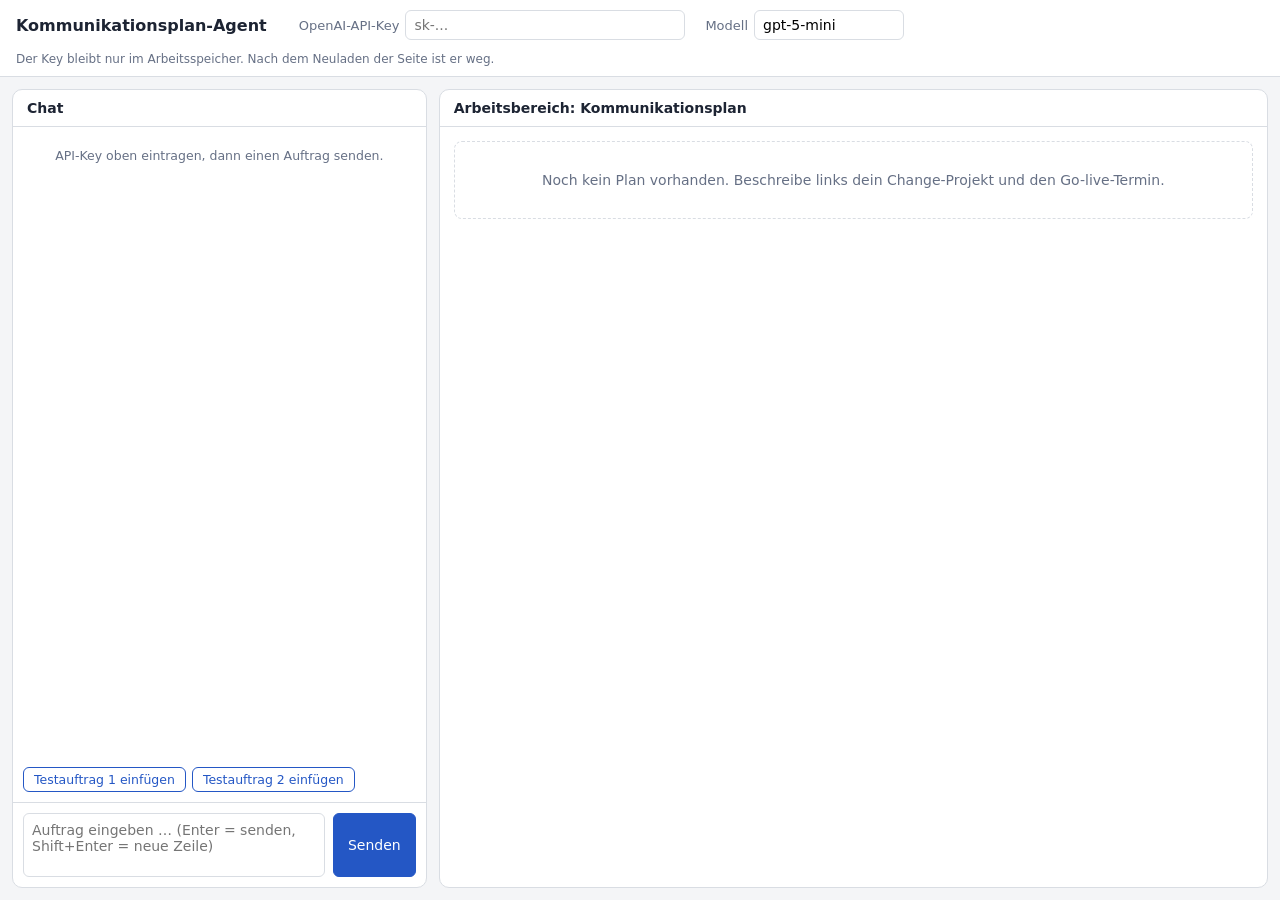
<file: kommunikationsplan/index.html>
<!doctype html>
<html lang="de">
<head>
<meta charset="utf-8">
<meta name="viewport" content="width=device-width, initial-scale=1">
<title>Kommunikationsplan-Agent</title>
<style>
  :root {
    --bg: #f4f5f7; --panel: #ffffff; --text: #1d2433; --muted: #667085;
    --border: #d9dde3; --accent: #2457c5; --accent-weak: #e8eefb;
    --tool: #6b4bb8; --tool-weak: #f1ecfb; --error: #b42318; --error-weak: #fdecea;
    --changed: #fff4c2;
  }
  * { box-sizing: border-box; }
  html, body { height: 100%; margin: 0; }
  body { font-family: system-ui, -apple-system, "Segoe UI", Roboto, sans-serif; background: var(--bg); color: var(--text); display: flex; flex-direction: column; }

  /* ---------- Kopfzeile: API-Key + Modell ---------- */
  header { display: flex; flex-wrap: wrap; gap: 12px 20px; align-items: center; padding: 10px 16px; background: var(--panel); border-bottom: 1px solid var(--border); }
  header h1 { font-size: 16px; margin: 0 12px 0 0; }
  header label { font-size: 13px; color: var(--muted); display: flex; align-items: center; gap: 6px; }
  header input { font: inherit; font-size: 14px; padding: 6px 8px; border: 1px solid var(--border); border-radius: 6px; }
  #apiKey { width: 280px; }
  #model { width: 150px; }
  .hint { font-size: 12px; color: var(--muted); }

  /* ---------- Hauptbereich: Chat 1/3, Arbeitsbereich 2/3 ---------- */
  main { flex: 1; display: grid; grid-template-columns: 1fr 2fr; gap: 12px; padding: 12px; min-height: 0; }
  section { background: var(--panel); border: 1px solid var(--border); border-radius: 10px; display: flex; flex-direction: column; min-height: 0; }
  section > h2 { font-size: 14px; margin: 0; padding: 10px 14px; border-bottom: 1px solid var(--border); }

  #chatLog { flex: 1; overflow-y: auto; padding: 12px; display: flex; flex-direction: column; gap: 8px; }
  .msg { padding: 8px 10px; border-radius: 8px; font-size: 14px; line-height: 1.4; white-space: pre-wrap; max-width: 95%; }
  .msg.user { background: var(--accent-weak); align-self: flex-end; }
  .msg.assistant { background: #f2f4f7; align-self: flex-start; }
  .msg.tool { background: var(--tool-weak); color: var(--tool); font-family: ui-monospace, Menlo, Consolas, monospace; font-size: 12.5px; align-self: flex-start; }
  .msg.error { background: var(--error-weak); color: var(--error); align-self: stretch; }
  .msg.info { color: var(--muted); font-size: 12.5px; align-self: center; text-align: center; }

  #chatForm { display: flex; gap: 8px; padding: 10px; border-top: 1px solid var(--border); }
  #chatInput { flex: 1; font: inherit; font-size: 14px; padding: 8px; border: 1px solid var(--border); border-radius: 6px; resize: none; height: 64px; }
  button { font: inherit; font-size: 14px; border: 1px solid var(--accent); background: var(--accent); color: #fff; padding: 6px 14px; border-radius: 6px; cursor: pointer; }
  button.secondary { background: #fff; color: var(--accent); font-size: 12.5px; padding: 4px 10px; }
  button:disabled { opacity: .5; cursor: default; }
  .examples { display: flex; flex-wrap: wrap; gap: 6px; padding: 0 10px 10px; }

  #workspace { flex: 1; overflow: auto; padding: 14px; }
  #planTitle { font-size: 18px; margin: 0 0 12px; }
  table { width: 100%; border-collapse: collapse; font-size: 14px; }
  th, td { border: 1px solid var(--border); padding: 8px 10px; text-align: left; vertical-align: top; }
  th { background: #f8f9fb; font-weight: 600; }
  td.nr { width: 48px; text-align: center; }
  td.changed { background: var(--changed); transition: background 1.5s; }
  .empty { color: var(--muted); font-size: 14px; padding: 30px; text-align: center; border: 1px dashed var(--border); border-radius: 8px; }

  @media (max-width: 800px) { main { grid-template-columns: 1fr; } #apiKey { width: 100%; } }
</style>
</head>
<body>

<header>
  <h1>Kommunikationsplan-Agent</h1>
  <!-- Bewusst KEIN <form>: so bietet der Browser seltener an, den Key zu speichern -->
  <label>OpenAI-API-Key
    <input id="apiKey" type="password" autocomplete="new-password" spellcheck="false" placeholder="sk-...">
  </label>
  <label>Modell
    <input id="model" type="text" value="gpt-5-mini" spellcheck="false">
  </label>
  <span class="hint">Der Key bleibt nur im Arbeitsspeicher. Nach dem Neuladen der Seite ist er weg.</span>
</header>

<main>
  <!-- ---------- LINKS: Chat ---------- -->
  <section>
    <h2>Chat</h2>
    <div id="chatLog"></div>
    <div class="examples">
      <button class="secondary" data-example="1">Testauftrag 1 einfügen</button>
      <button class="secondary" data-example="2">Testauftrag 2 einfügen</button>
    </div>
    <div id="chatForm">
      <textarea id="chatInput" placeholder="Auftrag eingeben … (Enter = senden, Shift+Enter = neue Zeile)"></textarea>
      <button id="sendBtn">Senden</button>
    </div>
  </section>

  <!-- ---------- RECHTS: Arbeitsbereich mit Tabelle ---------- -->
  <section>
    <h2>Arbeitsbereich: Kommunikationsplan</h2>
    <div id="workspace"></div>
  </section>
</main>

<script>
/* =====================================================================
   1) DATEN: Die Tabelle als JavaScript-Objekt (Single Source of Truth)
   ---------------------------------------------------------------------
   Alles, was rechts angezeigt wird, kommt NUR aus diesem Objekt.
   Die Tools ändern dieses Objekt, danach wird die Tabelle neu gezeichnet.
   ===================================================================== */
const plan = {
  projekt_titel: "",
  zeilen: []   // Jede Zeile: { nr, zielgruppe, kanal, zeitpunkt, botschaft }
};

const FELDER = ["zielgruppe", "kanal", "zeitpunkt", "botschaft"];
const MAX_TOOL_AUFRUFE = 5;
let zuletztGeaendert = { nr: null, felder: [] }; // nur für die gelbe Markierung

/* =====================================================================
   2) SYSTEMPROMPT für das Modell
   ===================================================================== */
const SYSTEMPROMPT = `Du bist ein Agent für die Kommunikationsplanung in HR-Change-Projekten.
Achte besonders auf: zielgruppengerechte Botschaften, logische Reihenfolge (Führungskräfte und Betriebsrat früh einbinden, vor der Belegschaft), kurze Botschaften (maximal 2 Sätze), konkrete Kanäle (z. B. Townhall, Intranet, Teammeeting).
Frage nur nach, wenn der Go-live-Zeitpunkt fehlt oder bei einer Änderung unklar ist, welche Zeile gemeint ist. Sonst triff eine Annahme und kennzeichne sie als Annahme.
Du sollst nicht: Fakten erfinden (Namen, Zahlen, Termine), bei einer Einzeländerung den ganzen Plan neu schreiben, oder nur im Chat antworten, statt das passende Tool aufzurufen.

Arbeitsregeln:
- Ein neuer Plan hat 5 bis 8 Zeilen; alle Felder sind gefüllt. Nutze dafür plan_erstellen.
- Zeitpunkt immer relativ zum Go-live, z. B. "Go-live − 4 Wochen", "Go-live", "Go-live + 2 Wochen".
- Für Änderungen an bestehenden Zeilen nutze zeile_aendern und übergib nur die Felder, die sich ändern. Betrifft eine Änderung mehrere Zeilen, rufe zeile_aendern mehrmals auf.
- Du bekommst mit jedem Auftrag die aktuelle Tabelle als JSON. Beziehe dich auf die Nr. aus dieser Tabelle.
- Antworte nach dem Tool-Aufruf kurz (1–3 Sätze) auf Deutsch und nenne getroffene Annahmen ausdrücklich mit "Annahme:".`;

/* =====================================================================
   3) TOOLS: Beschreibung für das Modell (OpenAI Function Calling)
   ===================================================================== */
const TOOL_DEFINITIONEN = [
  {
    type: "function",
    function: {
      name: "plan_erstellen",
      description: "Erstellt einen neuen Kommunikationsplan und ersetzt die gesamte Tabelle. Nur für einen neuen Plan verwenden, nicht für Einzeländerungen.",
      parameters: {
        type: "object",
        properties: {
          projekt_titel: { type: "string", description: "Kurzer Titel des Change-Projekts" },
          zeilen: {
            type: "array",
            minItems: 5,
            maxItems: 8,
            description: "5 bis 8 Kommunikationsmaßnahmen in zeitlicher Reihenfolge",
            items: {
              type: "object",
              properties: {
                zielgruppe: { type: "string", description: "z. B. Führungskräfte, Betriebsrat, Mitarbeitende" },
                kanal:      { type: "string", description: "Konkreter Kanal, z. B. Townhall, Intranet, Teammeeting" },
                zeitpunkt:  { type: "string", description: "Relativ zum Go-live, z. B. 'Go-live − 4 Wochen'" },
                botschaft:  { type: "string", description: "Kernbotschaft, maximal 2 Sätze" }
              },
              required: ["zielgruppe", "kanal", "zeitpunkt", "botschaft"]
            }
          }
        },
        required: ["projekt_titel", "zeilen"]
      }
    }
  },
  {
    type: "function",
    function: {
      name: "zeile_aendern",
      description: "Ändert genau eine bestehende Zeile. Nur die übergebenen Felder werden geändert, alle anderen bleiben gleich.",
      parameters: {
        type: "object",
        properties: {
          nr:         { type: "integer", description: "Nr. der Zeile laut aktueller Tabelle" },
          zielgruppe: { type: "string" },
          kanal:      { type: "string" },
          zeitpunkt:  { type: "string", description: "Relativ zum Go-live" },
          botschaft:  { type: "string", description: "Maximal 2 Sätze" }
        },
        required: ["nr"]
      }
    }
  }
];

/* =====================================================================
   4) TOOLS: Was die App wirklich tut, wenn das Modell ein Tool aufruft
   ---------------------------------------------------------------------
   Rückgabe jeweils: { ergebnis: Text fürs Modell, chat: Text für die Chatzeile }
   ===================================================================== */
const TOOLS = {
  plan_erstellen(args) {
    const zeilen = Array.isArray(args.zeilen) ? args.zeilen : [];
    if (zeilen.length < 5 || zeilen.length > 8) {
      return fehler(`Der Plan muss 5 bis 8 Zeilen haben, übergeben wurden ${zeilen.length}. Bitte erneut mit 5 bis 8 Zeilen aufrufen.`);
    }
    for (let i = 0; i < zeilen.length; i++) {
      const leer = FELDER.filter(f => !String(zeilen[i]?.[f] ?? "").trim());
      if (leer.length) return fehler(`In Zeile ${i + 1} fehlen Felder: ${leer.join(", ")}. Bitte alle vier Felder füllen.`);
    }
    plan.projekt_titel = String(args.projekt_titel || "Kommunikationsplan").trim();
    plan.zeilen = zeilen.map((z, i) => ({
      nr: i + 1,
      zielgruppe: String(z.zielgruppe).trim(),
      kanal: String(z.kanal).trim(),
      zeitpunkt: String(z.zeitpunkt).trim(),
      botschaft: String(z.botschaft).trim()
    }));
    zuletztGeaendert = { nr: null, felder: [] };
    renderTabelle();
    const text = `Plan mit ${plan.zeilen.length} Zeilen angelegt`;
    return { ergebnis: text, chat: text };
  },

  zeile_aendern(args) {
    const nr = Number(args.nr);
    const zeile = plan.zeilen.find(z => z.nr === nr);
    if (!zeile) {
      const vorhanden = plan.zeilen.length ? `Vorhanden sind die Nr. 1 bis ${plan.zeilen.length}.` : "Es gibt noch keinen Plan.";
      return fehler(`Zeile ${args.nr} existiert nicht. ${vorhanden}`);
    }
    const geaendert = FELDER.filter(f => typeof args[f] === "string" && args[f].trim() !== "");
    if (!geaendert.length) return fehler(`Für Zeile ${nr} wurde kein Feld zum Ändern übergeben.`);
    geaendert.forEach(f => { zeile[f] = args[f].trim(); });
    zuletztGeaendert = { nr, felder: geaendert };
    renderTabelle();
    return {
      ergebnis: JSON.stringify(zeile),
      chat: `Zeile ${nr} geändert (${geaendert.join(", ")})`
    };
  }
};

function fehler(text) {
  return { ergebnis: "FEHLER: " + text, chat: "Fehler: " + text };
}

/* =====================================================================
   5) ANZEIGE: Tabelle aus dem Datenobjekt neu zeichnen
   ===================================================================== */
function esc(s) {
  return String(s).replace(/[&<>"']/g, c => ({ "&": "&amp;", "<": "&lt;", ">": "&gt;", '"': "&quot;", "'": "&#39;" }[c]));
}

function renderTabelle() {
  const ws = document.getElementById("workspace");
  if (!plan.zeilen.length) {
    ws.innerHTML = `<div class="empty">Noch kein Plan vorhanden. Beschreibe links dein Change-Projekt und den Go-live-Termin.</div>`;
    return;
  }
  const kopf = `<tr><th>Nr.</th><th>Zielgruppe</th><th>Kanal</th><th>Zeitpunkt</th><th>Botschaft</th></tr>`;
  const zeilen = plan.zeilen.map(z => {
    const zelle = f => {
      const markiert = zuletztGeaendert.nr === z.nr && zuletztGeaendert.felder.includes(f);
      return `<td class="${markiert ? "changed" : ""}">${esc(z[f])}</td>`;
    };
    return `<tr><td class="nr">${z.nr}</td>${zelle("zielgruppe")}${zelle("kanal")}${zelle("zeitpunkt")}${zelle("botschaft")}</tr>`;
  }).join("");
  ws.innerHTML = `<h3 id="planTitle">${esc(plan.projekt_titel)}</h3><table><thead>${kopf}</thead><tbody>${zeilen}</tbody></table>`;
}

/* =====================================================================
   6) CHAT-Anzeige
   ===================================================================== */
function chat(rolle, text) {
  const log = document.getElementById("chatLog");
  const div = document.createElement("div");
  div.className = "msg " + rolle;
  div.textContent = text;
  log.appendChild(div);
  log.scrollTop = log.scrollHeight;
}

/* =====================================================================
   7) ABLAUF (Agenten-Schleife)
   ---------------------------------------------------------------------
   Auftrag + aktuelle Tabelle ans Modell -> Modell ruft Tool -> App führt
   aus -> Tabelle neu zeichnen -> Ergebnis zurück ans Modell -> ...
   bis das Modell kein Tool mehr aufruft (max. 5 Tool-Aufrufe).
   ===================================================================== */
const verlauf = []; // bisherige Chat-Texte (ohne Tabelle), damit Rückfragen funktionieren

async function auftragAusfuehren(auftrag) {
  const apiKey = document.getElementById("apiKey").value.trim();
  const modell = document.getElementById("model").value.trim();
  if (!apiKey) { chat("error", "Bitte oben einen OpenAI-API-Key eintragen."); return; }
  if (!modell) { chat("error", "Bitte oben einen Modellnamen eintragen."); return; }

  const userNachricht = {
    role: "user",
    content: `Auftrag:\n${auftrag}\n\nAktuelle Tabelle (JSON):\n${JSON.stringify(plan, null, 2)}`
  };
  const messages = [{ role: "system", content: SYSTEMPROMPT }, ...verlauf, userNachricht];

  let toolAufrufe = 0;
  for (let runde = 0; runde < MAX_TOOL_AUFRUFE + 2; runde++) {
    const limitErreicht = toolAufrufe >= MAX_TOOL_AUFRUFE;
    const antwort = await openaiAufrufen(apiKey, modell, messages, limitErreicht);
    if (!antwort) return; // Fehler wurde bereits im Chat angezeigt

    const msg = antwort.choices?.[0]?.message;
    if (!msg) { chat("error", "Unerwartete Antwort der API (keine Nachricht enthalten)."); return; }
    messages.push(msg);

    const calls = msg.tool_calls || [];
    if (!calls.length) {
      // Kein Tool mehr -> Durchlauf beendet
      const text = (msg.content || "").trim() || "(Keine Textantwort.)";
      chat("assistant", text);
      verlauf.push({ role: "user", content: auftrag }, { role: "assistant", content: text });
      return;
    }

    for (const call of calls) {
      let ergebnis;
      if (toolAufrufe >= MAX_TOOL_AUFRUFE) {
        ergebnis = "FEHLER: Limit von 5 Tool-Aufrufen pro Auftrag erreicht. Nicht ausgeführt.";
        chat("tool", `Tool: ${call.function?.name} → nicht ausgeführt (Limit von ${MAX_TOOL_AUFRUFE} erreicht)`);
      } else {
        toolAufrufe++;
        ergebnis = toolAusfuehren(call);
      }
      messages.push({ role: "tool", tool_call_id: call.id, content: ergebnis });
    }
  }
  chat("error", "Durchlauf abgebrochen: Das Modell hat nach dem Tool-Limit keine Abschlussantwort geliefert.");
}

function toolAusfuehren(call) {
  const name = call.function?.name;
  let args;
  try { args = JSON.parse(call.function?.arguments || "{}"); }
  catch { chat("tool", `Tool: ${name} → Fehler: Argumente waren kein gültiges JSON`); return "FEHLER: Argumente waren kein gültiges JSON."; }

  const tool = TOOLS[name];
  if (!tool) { chat("tool", `Tool: ${name} → Fehler: unbekanntes Tool`); return `FEHLER: Unbekanntes Tool "${name}".`; }

  const r = tool(args);
  chat("tool", `Tool: ${name} → ${r.chat}`);
  return r.ergebnis;
}

/* =====================================================================
   8) VERBINDUNG zur OpenAI-API (Chat Completions)
   ===================================================================== */
async function openaiAufrufen(apiKey, modell, messages, keineToolsMehr) {
  const body = { model: modell, messages, tools: TOOL_DEFINITIONEN, tool_choice: keineToolsMehr ? "none" : "auto" };
  let res;
  try {
    res = await fetch("https://api.openai.com/v1/chat/completions", {
      method: "POST",
      headers: { "Content-Type": "application/json", "Authorization": "Bearer " + apiKey },
      body: JSON.stringify(body)
    });
  } catch (e) {
    chat("error", "Keine Verbindung zur OpenAI-API. Internetverbindung prüfen. (" + e.message + ")");
    return null;
  }
  let daten = null;
  try { daten = await res.json(); } catch { /* Antwort war kein JSON */ }
  if (!res.ok) {
    const detail = daten?.error?.message || res.statusText || "unbekannter Fehler";
    const hilfe = {
      401: "Der API-Key ist ungültig oder fehlt.",
      403: "Kein Zugriff auf dieses Modell oder diese Funktion.",
      404: "Das Modell wurde nicht gefunden. Modellnamen prüfen.",
      429: "Zu viele Anfragen oder kein Guthaben mehr auf dem OpenAI-Konto."
    }[res.status] || "Die API hat einen Fehler gemeldet.";
    chat("error", `API-Fehler ${res.status}: ${hilfe}\nDetails: ${detail}`);
    return null;
  }
  return daten;
}

/* =====================================================================
   9) BEDIENUNG: Senden-Button, Enter-Taste, Beispielaufträge
   ===================================================================== */
const BEISPIELE = {
  1: "Wir führen am 1. März einen neuen Performance-Management-Prozess für 2.000 Mitarbeitende ein. Betroffen sind Führungskräfte, Mitarbeitende und der Betriebsrat. Erstelle einen Kommunikationsplan.",
  2: "Der Betriebsrat soll eine Woche früher informiert werden und die Botschaft soll kürzer sein."
};

let laeuft = false;
async function senden() {
  const input = document.getElementById("chatInput");
  const text = input.value.trim();
  if (!text || laeuft) return;
  laeuft = true;
  const btn = document.getElementById("sendBtn");
  btn.disabled = true; btn.textContent = "Arbeitet …";
  input.value = "";
  chat("user", text);
  try { await auftragAusfuehren(text); }
  catch (e) { chat("error", "Unerwarteter Fehler: " + e.message); }
  finally { laeuft = false; btn.disabled = false; btn.textContent = "Senden"; input.focus(); }
}

document.getElementById("sendBtn").addEventListener("click", senden);
document.getElementById("chatInput").addEventListener("keydown", e => {
  if (e.key === "Enter" && !e.shiftKey) { e.preventDefault(); senden(); }
});
document.querySelectorAll("[data-example]").forEach(b =>
  b.addEventListener("click", () => {
    const input = document.getElementById("chatInput");
    input.value = BEISPIELE[b.dataset.example];
    input.focus();
  })
);

chat("info", "API-Key oben eintragen, dann einen Auftrag senden.");
renderTabelle();
</script>
</body>
</html>
</file>
<file: fonts.css>
/* latin-ext */
@font-face {
  font-family: 'Bricolage Grotesque';
  font-style: normal;
  font-weight: 600;
  font-stretch: 100%;
  font-display: swap;
  src: url(fonts/BricolageGrotesque-latin-ext-0.woff2) format('woff2');
  unicode-range: U+0100-02BA, U+02BD-02C5, U+02C7-02CC, U+02CE-02D7, U+02DD-02FF, U+0304, U+0308, U+0329, U+1D00-1DBF, U+1E00-1E9F, U+1EF2-1EFF, U+2020, U+20A0-20AB, U+20AD-20C4, U+2113, U+2C60-2C7F, U+A720-A7FF;
}
/* latin */
@font-face {
  font-family: 'Bricolage Grotesque';
  font-style: normal;
  font-weight: 600;
  font-stretch: 100%;
  font-display: swap;
  src: url(fonts/BricolageGrotesque-latin-1.woff2) format('woff2');
  unicode-range: U+0000-00FF, U+0131, U+0152-0153, U+02BB-02BC, U+02C6, U+02DA, U+02DC, U+0304, U+0308, U+0329, U+2000-206F, U+20AC, U+2122, U+2191, U+2193, U+2212, U+2215, U+FEFF, U+FFFD;
}
/* latin-ext */
@font-face {
  font-family: 'Bricolage Grotesque';
  font-style: normal;
  font-weight: 800;
  font-stretch: 100%;
  font-display: swap;
  src: url(fonts/BricolageGrotesque-latin-ext-0.woff2) format('woff2');
  unicode-range: U+0100-02BA, U+02BD-02C5, U+02C7-02CC, U+02CE-02D7, U+02DD-02FF, U+0304, U+0308, U+0329, U+1D00-1DBF, U+1E00-1E9F, U+1EF2-1EFF, U+2020, U+20A0-20AB, U+20AD-20C4, U+2113, U+2C60-2C7F, U+A720-A7FF;
}
/* latin */
@font-face {
  font-family: 'Bricolage Grotesque';
  font-style: normal;
  font-weight: 800;
  font-stretch: 100%;
  font-display: swap;
  src: url(fonts/BricolageGrotesque-latin-1.woff2) format('woff2');
  unicode-range: U+0000-00FF, U+0131, U+0152-0153, U+02BB-02BC, U+02C6, U+02DA, U+02DC, U+0304, U+0308, U+0329, U+2000-206F, U+20AC, U+2122, U+2191, U+2193, U+2212, U+2215, U+FEFF, U+FFFD;
}
/* latin-ext */
@font-face {
  font-family: 'Caveat';
  font-style: normal;
  font-weight: 600;
  font-display: swap;
  src: url(fonts/Caveat-latin-ext-2.woff2) format('woff2');
  unicode-range: U+0100-02BA, U+02BD-02C5, U+02C7-02CC, U+02CE-02D7, U+02DD-02FF, U+0304, U+0308, U+0329, U+1D00-1DBF, U+1E00-1E9F, U+1EF2-1EFF, U+2020, U+20A0-20AB, U+20AD-20C4, U+2113, U+2C60-2C7F, U+A720-A7FF;
}
/* latin */
@font-face {
  font-family: 'Caveat';
  font-style: normal;
  font-weight: 600;
  font-display: swap;
  src: url(fonts/Caveat-latin-3.woff2) format('woff2');
  unicode-range: U+0000-00FF, U+0131, U+0152-0153, U+02BB-02BC, U+02C6, U+02DA, U+02DC, U+0304, U+0308, U+0329, U+2000-206F, U+20AC, U+2122, U+2191, U+2193, U+2212, U+2215, U+FEFF, U+FFFD;
}
/* latin-ext */
@font-face {
  font-family: 'Nunito';
  font-style: normal;
  font-weight: 400;
  font-display: swap;
  src: url(fonts/Nunito-latin-ext-4.woff2) format('woff2');
  unicode-range: U+0100-02BA, U+02BD-02C5, U+02C7-02CC, U+02CE-02D7, U+02DD-02FF, U+0304, U+0308, U+0329, U+1D00-1DBF, U+1E00-1E9F, U+1EF2-1EFF, U+2020, U+20A0-20AB, U+20AD-20C4, U+2113, U+2C60-2C7F, U+A720-A7FF;
}
/* latin */
@font-face {
  font-family: 'Nunito';
  font-style: normal;
  font-weight: 400;
  font-display: swap;
  src: url(fonts/Nunito-latin-5.woff2) format('woff2');
  unicode-range: U+0000-00FF, U+0131, U+0152-0153, U+02BB-02BC, U+02C6, U+02DA, U+02DC, U+0304, U+0308, U+0329, U+2000-206F, U+20AC, U+2122, U+2191, U+2193, U+2212, U+2215, U+FEFF, U+FFFD;
}
/* latin-ext */
@font-face {
  font-family: 'Nunito';
  font-style: normal;
  font-weight: 600;
  font-display: swap;
  src: url(fonts/Nunito-latin-ext-4.woff2) format('woff2');
  unicode-range: U+0100-02BA, U+02BD-02C5, U+02C7-02CC, U+02CE-02D7, U+02DD-02FF, U+0304, U+0308, U+0329, U+1D00-1DBF, U+1E00-1E9F, U+1EF2-1EFF, U+2020, U+20A0-20AB, U+20AD-20C4, U+2113, U+2C60-2C7F, U+A720-A7FF;
}
/* latin */
@font-face {
  font-family: 'Nunito';
  font-style: normal;
  font-weight: 600;
  font-display: swap;
  src: url(fonts/Nunito-latin-5.woff2) format('woff2');
  unicode-range: U+0000-00FF, U+0131, U+0152-0153, U+02BB-02BC, U+02C6, U+02DA, U+02DC, U+0304, U+0308, U+0329, U+2000-206F, U+20AC, U+2122, U+2191, U+2193, U+2212, U+2215, U+FEFF, U+FFFD;
}
/* latin-ext */
@font-face {
  font-family: 'Nunito';
  font-style: normal;
  font-weight: 700;
  font-display: swap;
  src: url(fonts/Nunito-latin-ext-4.woff2) format('woff2');
  unicode-range: U+0100-02BA, U+02BD-02C5, U+02C7-02CC, U+02CE-02D7, U+02DD-02FF, U+0304, U+0308, U+0329, U+1D00-1DBF, U+1E00-1E9F, U+1EF2-1EFF, U+2020, U+20A0-20AB, U+20AD-20C4, U+2113, U+2C60-2C7F, U+A720-A7FF;
}
/* latin */
@font-face {
  font-family: 'Nunito';
  font-style: normal;
  font-weight: 700;
  font-display: swap;
  src: url(fonts/Nunito-latin-5.woff2) format('woff2');
  unicode-range: U+0000-00FF, U+0131, U+0152-0153, U+02BB-02BC, U+02C6, U+02DA, U+02DC, U+0304, U+0308, U+0329, U+2000-206F, U+20AC, U+2122, U+2191, U+2193, U+2212, U+2215, U+FEFF, U+FFFD;
}
/* latin-ext */
@font-face {
  font-family: 'Nunito';
  font-style: normal;
  font-weight: 800;
  font-display: swap;
  src: url(fonts/Nunito-latin-ext-4.woff2) format('woff2');
  unicode-range: U+0100-02BA, U+02BD-02C5, U+02C7-02CC, U+02CE-02D7, U+02DD-02FF, U+0304, U+0308, U+0329, U+1D00-1DBF, U+1E00-1E9F, U+1EF2-1EFF, U+2020, U+20A0-20AB, U+20AD-20C4, U+2113, U+2C60-2C7F, U+A720-A7FF;
}
/* latin */
@font-face {
  font-family: 'Nunito';
  font-style: normal;
  font-weight: 800;
  font-display: swap;
  src: url(fonts/Nunito-latin-5.woff2) format('woff2');
  unicode-range: U+0000-00FF, U+0131, U+0152-0153, U+02BB-02BC, U+02C6, U+02DA, U+02DC, U+0304, U+0308, U+0329, U+2000-206F, U+20AC, U+2122, U+2191, U+2193, U+2212, U+2215, U+FEFF, U+FFFD;
}
</file>
